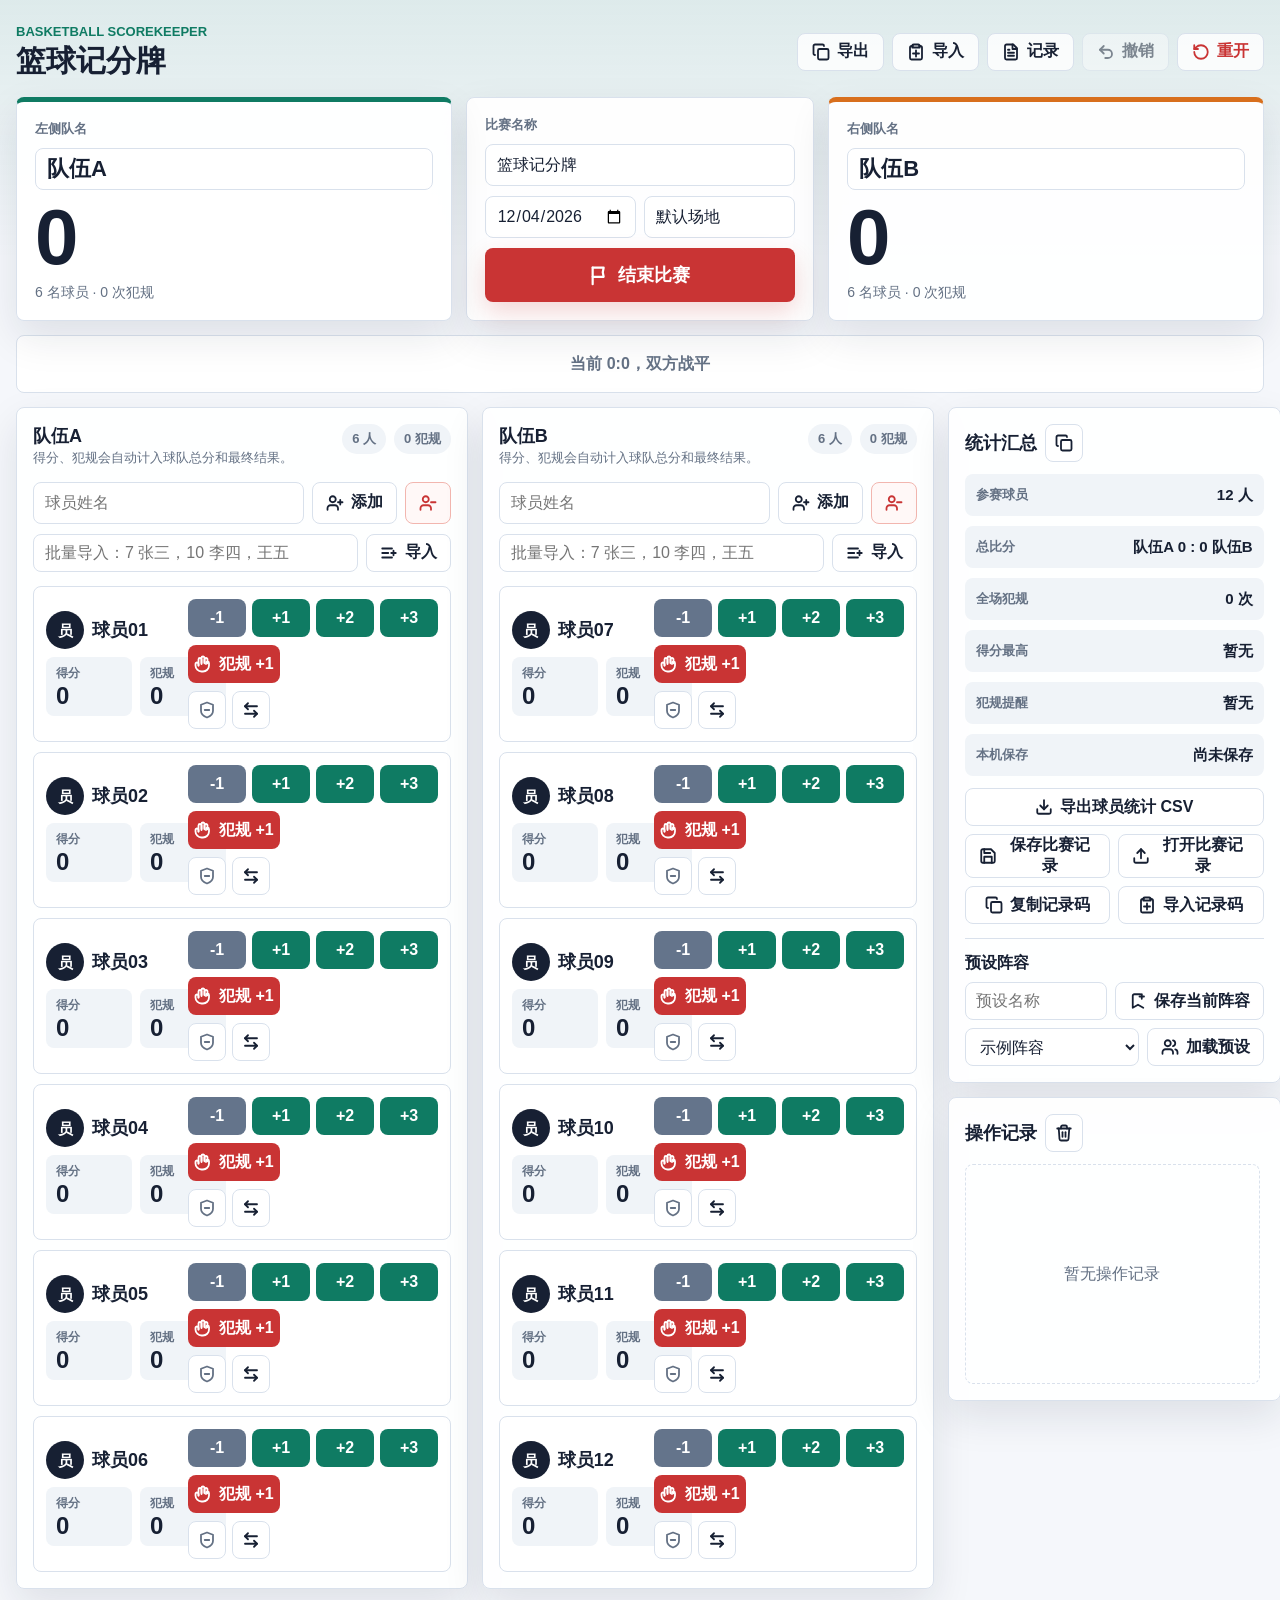
<file: index.html>
<!doctype html>
<html lang="zh-CN">
  <head>
    <meta charset="UTF-8" />
    <meta name="viewport" content="width=device-width, initial-scale=1.0" />
    <meta name="theme-color" content="#0f7b63" />
    <meta name="apple-mobile-web-app-capable" content="yes" />
    <meta name="apple-mobile-web-app-title" content="篮球记分牌" />
    <title>篮球记分牌</title>
    <link rel="manifest" href="./manifest.webmanifest?v=11" />
    <link rel="icon" href="./basketball-icon.svg?v=10" type="image/svg+xml" />
    <link rel="stylesheet" href="./styles.css?v=10" />
  </head>
  <body>
    <main class="app-shell">
      <header class="topbar">
        <div class="brand-lockup">
          <div class="brand-copy">
            <p class="eyebrow">Basketball Scorekeeper</p>
            <h1 class="brand-title" aria-label="篮球记分牌">
              <span class="brand-title-track" aria-hidden="true">
                <span>篮球记分牌</span>
                <span>篮球记分牌</span>
              </span>
            </h1>
          </div>
        </div>
        <div class="top-actions" aria-label="比赛操作">
          <button class="ghost-btn" id="saveBtn" type="button" title="导出记录码">
            <i data-lucide="copy" aria-hidden="true"></i>
            <span>导出</span>
          </button>
          <button class="ghost-btn" id="topRestoreBtn" type="button" title="导入记录码">
            <i data-lucide="clipboard-paste" aria-hidden="true"></i>
            <span>导入</span>
          </button>
          <button class="ghost-btn" id="logBtn" type="button" title="查看操作记录">
            <i data-lucide="file-text" aria-hidden="true"></i>
            <span>记录</span>
          </button>
          <button class="ghost-btn" id="undoBtn" type="button" title="撤销上一步">
            <i data-lucide="undo-2" aria-hidden="true"></i>
            <span>撤销</span>
          </button>
          <button class="ghost-btn danger" id="resetBtn" type="button" title="清空当前比赛">
            <i data-lucide="rotate-ccw" aria-hidden="true"></i>
            <span>重开</span>
          </button>
        </div>
      </header>

      <section class="score-band" aria-label="当前比分">
        <article class="team-score home">
          <label for="homeName">左侧队名</label>
          <input id="homeName" class="team-name-input" type="text" />
          <strong id="homeScore">0</strong>
          <span id="homeMeta">0 名球员 · 0 次犯规</span>
        </article>

        <div class="game-center">
          <label for="gameTitle">比赛名称</label>
          <input id="gameTitle" type="text" />
          <div class="game-fields">
            <input id="gameDate" type="date" aria-label="比赛日期" />
            <input id="gameVenue" type="text" placeholder="默认场地" aria-label="比赛场地" />
          </div>
          <div class="status-row">
            <button class="primary-btn" id="finishBtn" type="button">
              <i data-lucide="flag" aria-hidden="true"></i>
              <span>结束比赛</span>
            </button>
          </div>
          <div class="team-tabs" id="teamTabs" role="tablist" aria-label="切换记分队伍">
            <button class="team-tab home-tab is-active" type="button" role="tab" aria-selected="true" aria-controls="homePanel" data-team-tab="home">
              <span class="team-tab-icon" aria-hidden="true">A</span>
              <span class="team-tab-name">队伍A</span>
              <strong class="team-tab-score">0</strong>
            </button>
            <button class="team-tab away-tab" type="button" role="tab" aria-selected="false" aria-controls="awayPanel" data-team-tab="away">
              <span class="team-tab-icon" aria-hidden="true">B</span>
              <span class="team-tab-name">队伍B</span>
              <strong class="team-tab-score">0</strong>
            </button>
          </div>
        </div>

        <article class="team-score away">
          <label for="awayName">右侧队名</label>
          <input id="awayName" class="team-name-input" type="text" />
          <strong id="awayScore">0</strong>
          <span id="awayMeta">0 名球员 · 0 次犯规</span>
        </article>
      </section>

      <section class="result-strip" id="resultStrip" aria-live="polite"></section>

      <section class="workspace-grid" aria-label="记分操作区">
        <div class="team-panel" id="homePanel"></div>
        <div class="team-panel" id="awayPanel"></div>
        <aside class="side-panel" aria-label="比赛记录和结果">
          <section class="summary-panel">
            <div class="section-heading">
              <h2>统计汇总</h2>
              <button class="icon-btn" id="copySummaryBtn" type="button" title="复制比赛结果">
                <i data-lucide="copy" aria-hidden="true"></i>
              </button>
            </div>
            <div id="summaryList" class="summary-list"></div>
            <button class="secondary-btn full" id="exportCsvBtn" type="button">
              <i data-lucide="download" aria-hidden="true"></i>
              <span>导出球员统计 CSV</span>
            </button>
            <div class="backup-actions">
              <button class="secondary-btn" id="backupBtn" type="button">
                <i data-lucide="save" aria-hidden="true"></i>
                <span>保存比赛记录</span>
              </button>
              <button class="secondary-btn" id="restoreBtn" type="button">
                <i data-lucide="upload" aria-hidden="true"></i>
                <span>打开比赛记录</span>
              </button>
              <input id="restoreInput" type="file" accept="application/json,.json" hidden />
            </div>
            <div class="backup-actions">
              <button class="secondary-btn" id="copyRecordCodeBtn" type="button">
                <i data-lucide="copy" aria-hidden="true"></i>
                <span>复制记录码</span>
              </button>
              <button class="secondary-btn" id="importRecordCodeBtn" type="button">
                <i data-lucide="clipboard-paste" aria-hidden="true"></i>
                <span>导入记录码</span>
              </button>
            </div>
            <div class="preset-box">
              <div class="section-heading compact">
                <h2>预设阵容</h2>
              </div>
              <div class="preset-actions">
                <input id="presetNameInput" type="text" placeholder="预设名称" aria-label="预设名称" />
                <button class="secondary-btn" id="savePresetBtn" type="button">
                  <i data-lucide="bookmark-plus" aria-hidden="true"></i>
                  <span>保存当前阵容</span>
                </button>
              </div>
              <div class="preset-actions">
                <select id="presetSelect" aria-label="选择预设阵容"></select>
                <button class="secondary-btn" id="loadPresetBtn" type="button">
                  <i data-lucide="users" aria-hidden="true"></i>
                  <span>加载预设</span>
                </button>
              </div>
            </div>
          </section>

          <section class="log-panel">
            <div class="section-heading">
              <h2>操作记录</h2>
              <button class="icon-btn" id="clearLogBtn" type="button" title="清空操作记录">
                <i data-lucide="trash-2" aria-hidden="true"></i>
              </button>
            </div>
            <div id="gameLog" class="game-log" aria-live="polite"></div>
          </section>
        </aside>
      </section>
    </main>

    <div class="toast" id="toast" role="status" aria-live="polite"></div>

    <script src="./player-config.js?v=2"></script>
    <script src="./app.js?v=13"></script>
  </body>
</html>
</file>
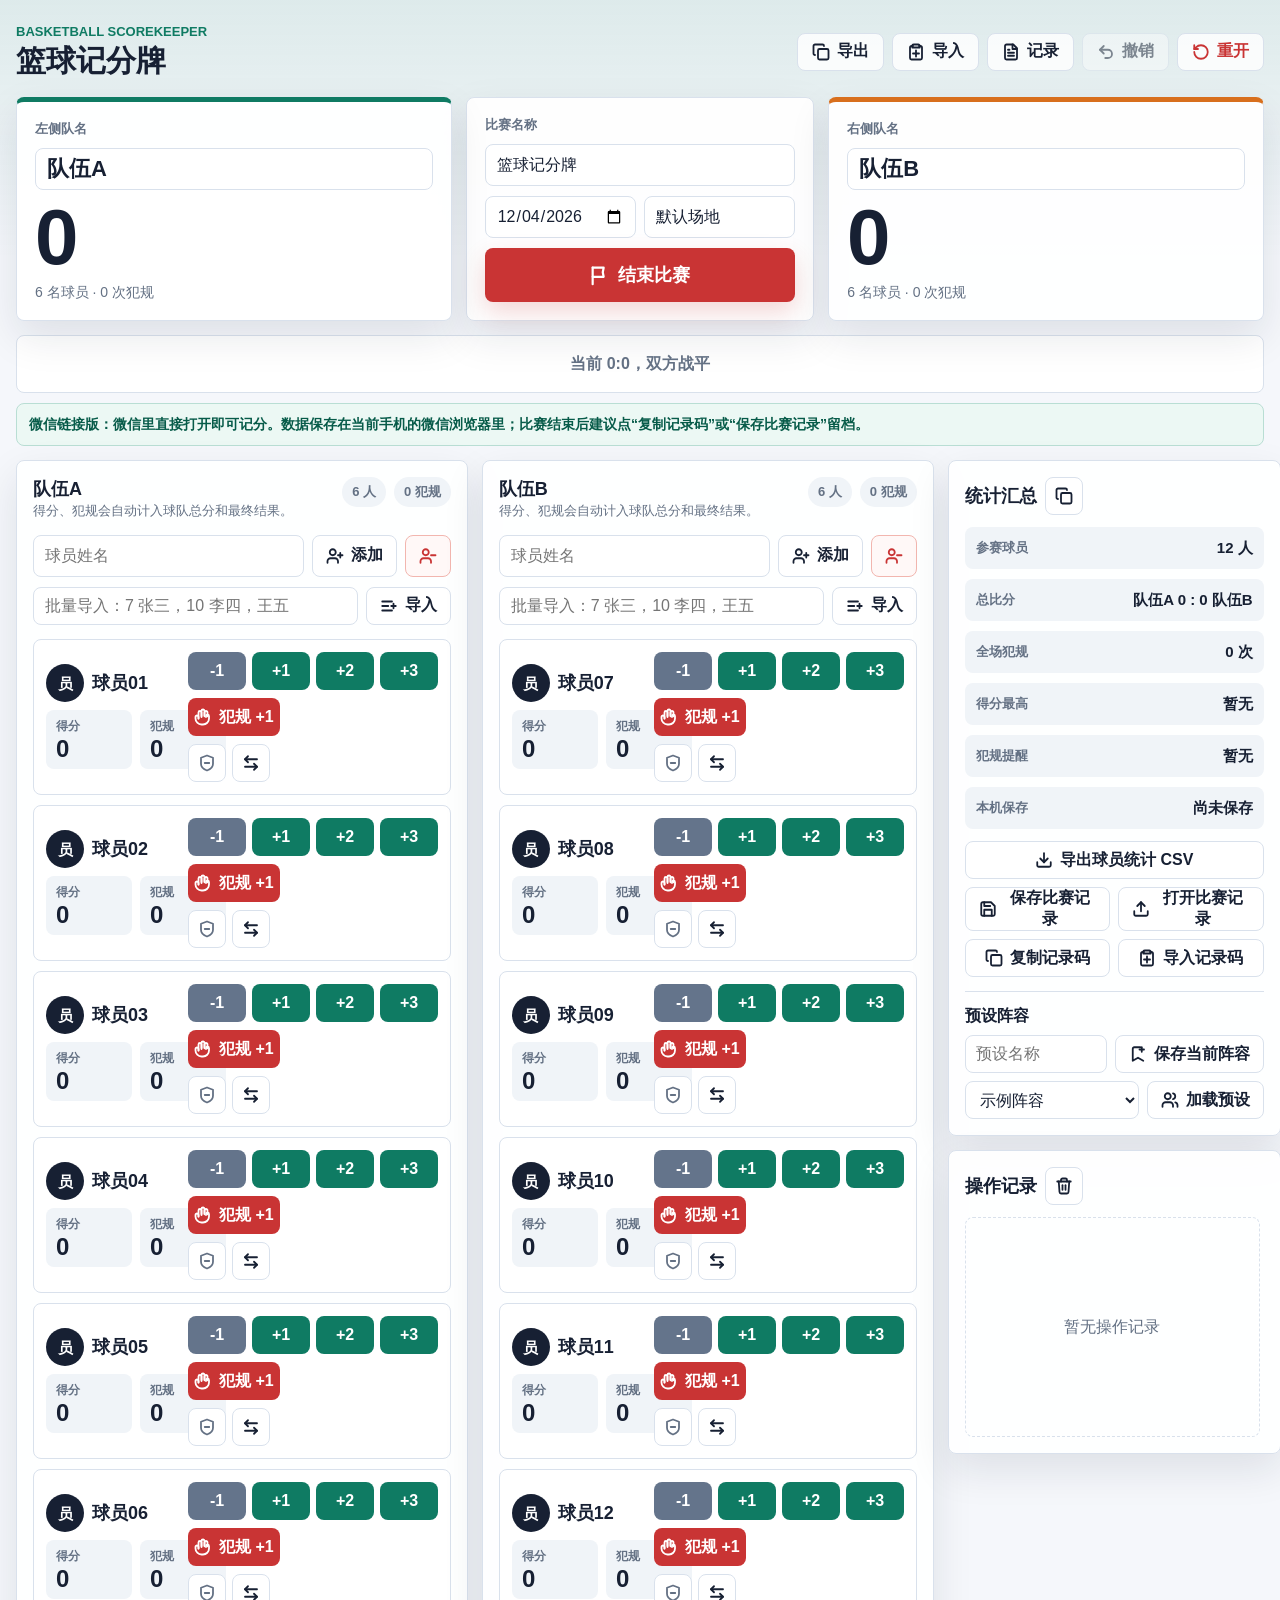
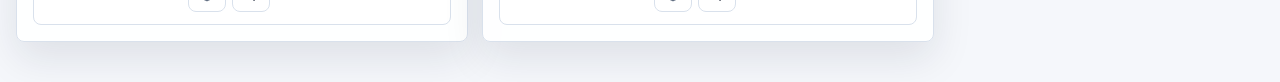
<file: wechat-h5/index.html>
﻿<!doctype html>
<html lang="zh-CN">
  <head>
    <meta charset="UTF-8" />
    <meta name="viewport" content="width=device-width, initial-scale=1.0" />
    <meta name="theme-color" content="#0f7b63" />
    <meta name="apple-mobile-web-app-capable" content="yes" />
    <meta name="apple-mobile-web-app-title" content="篮球记分牌" />
    <title>篮球记分牌</title>
    <link rel="icon" href="[data-uri]" type="image/svg+xml" />
    <style>
:root {
  --bg: #f5f7fb;
  --surface: #ffffff;
  --surface-strong: #f0f4f8;
  --text: #172033;
  --muted: #647184;
  --line: #d9e1ec;
  --green: #0f7b63;
  --green-dark: #075b49;
  --orange: #d86f1d;
  --red: #c93434;
  --blue: #246bfd;
  --team-home-accent: #008c8c;
  --team-home-soft: #e6fbf7;
  --team-home-soft-strong: #c9f5ed;
  --team-away-accent: #8b3dff;
  --team-away-soft: #f4edff;
  --team-away-soft-strong: #e7d9ff;
  --shadow: 0 16px 40px rgba(23, 32, 51, 0.1);
  --radius: 8px;
}

* {
  box-sizing: border-box;
}

body {
  position: relative;
  isolation: isolate;
  margin: 0;
  min-height: 100vh;
  color: var(--text);
  background:
    linear-gradient(180deg, rgba(15, 123, 99, 0.1), transparent 260px),
    var(--bg);
  font-family:
    "Microsoft YaHei",
    "PingFang SC",
    "Segoe UI",
    Arial,
    sans-serif;
}

button,
input,
select,
textarea {
  font: inherit;
}

button {
  border: 0;
  cursor: pointer;
}

button:disabled {
  cursor: not-allowed;
  opacity: 0.5;
}

.app-shell {
  position: relative;
  z-index: 1;
  width: min(1500px, calc(100% - 32px));
  margin: 0 auto;
  padding: 24px 0 40px;
}

.topbar {
  display: flex;
  align-items: center;
  justify-content: space-between;
  gap: 16px;
  margin-bottom: 18px;
}

.brand-lockup {
  flex: 1 1 auto;
  min-width: 0;
  display: flex;
  align-items: center;
  gap: 12px;
  overflow: hidden;
}

.brand-copy {
  flex: 1 1 auto;
  min-width: 0;
  overflow: hidden;
}

.brand-title {
  max-width: min(470px, 44vw);
  overflow: hidden;
  white-space: nowrap;
}

.brand-title-track {
  --title-scroll-gap: 28px;
  --title-scroll-half-gap: 14px;
  display: inline-flex;
  align-items: center;
  gap: var(--title-scroll-gap);
  min-width: max-content;
  will-change: transform;
}

.brand-title-track span {
  flex: 0 0 auto;
}

.brand-title-track span + span {
  display: none;
}

.eyebrow {
  margin: 0 0 4px;
  color: var(--green);
  font-size: 13px;
  font-weight: 800;
  letter-spacing: 0;
  text-transform: uppercase;
}

h1,
h2,
h3,
p {
  margin: 0;
}

h1 {
  font-size: 30px;
  line-height: 1.2;
}

@keyframes brandTitleScroll {
  0%,
  18% {
    transform: translateX(0);
  }
  88%,
  100% {
    transform: translateX(calc(-50% - var(--title-scroll-half-gap)));
  }
}

h2 {
  font-size: 18px;
}

h3 {
  font-size: 17px;
}

.top-actions,
.status-row,
.form-row,
.game-fields,
.button-row,
.section-heading,
.player-actions,
.score-actions,
.stat-chips,
.backup-actions,
.preset-actions {
  display: flex;
  align-items: center;
  gap: 8px;
}

.ghost-btn,
.primary-btn,
.secondary-btn,
.icon-btn,
.mini-btn,
.score-btn,
.foul-btn {
  display: inline-flex;
  align-items: center;
  justify-content: center;
  gap: 7px;
  min-height: 38px;
  border-radius: var(--radius);
  font-weight: 800;
  transition:
    transform 120ms ease,
    background 120ms ease,
    border-color 120ms ease;
}

.ghost-btn {
  padding: 0 14px;
  color: var(--text);
  background: rgba(255, 255, 255, 0.82);
  border: 1px solid var(--line);
}

.ghost-btn:hover,
.secondary-btn:hover,
.icon-btn:hover,
.mini-btn:hover {
  background: var(--surface-strong);
}

.danger {
  color: var(--red);
}

.primary-btn {
  padding: 0 16px;
  color: #fff;
  background: var(--green);
}

#finishBtn {
  width: 100%;
  min-height: 54px;
  padding: 0 22px;
  font-size: 18px;
  letter-spacing: 0;
  background: var(--red);
  box-shadow: 0 10px 24px rgba(201, 52, 52, 0.2);
}

#finishBtn svg {
  width: 22px;
  height: 22px;
}

#finishBtn:hover {
  background: #a82828;
}

.team-tabs {
  display: none;
  gap: 0;
  margin-top: 8px;
  background: #fff;
  border-bottom: 1px solid #e5edf7;
}

.team-tab {
  position: relative;
  overflow: hidden;
  flex: 1 1 0;
  min-width: 0;
  min-height: 64px;
  display: grid;
  grid-template-columns: auto minmax(0, 1fr) auto;
  align-items: center;
  gap: 10px;
  padding: 0 14px 12px;
  color: var(--muted);
  background: transparent;
  border: 0;
  border-radius: 0;
  font-size: 17px;
  font-weight: 900;
  transition:
    transform 120ms ease,
    color 120ms ease;
}

.team-tab::before {
  content: "";
  position: absolute;
  left: 18%;
  right: 18%;
  bottom: 0;
  height: 4px;
  border-radius: 999px;
  background: transparent;
  transform: scaleX(0);
  transition:
    transform 160ms ease,
    background 160ms ease;
}

.team-tab:active {
  transform: scale(0.98);
}

.team-tab-icon {
  width: 30px;
  height: 30px;
  display: inline-grid;
  place-items: center;
  color: #fff;
  font-size: 16px;
  font-weight: 1000;
  line-height: 1;
}

.home-tab .team-tab-icon {
  background: var(--team-home-accent);
  border-radius: 50%;
}

.away-tab .team-tab-icon {
  background: var(--team-away-accent);
  border-radius: 7px;
}

.team-tab-name {
  min-width: 0;
  overflow: hidden;
  text-overflow: ellipsis;
  white-space: nowrap;
  text-align: left;
}

.team-tab-score {
  color: currentColor;
  font-size: 28px;
  font-variant-numeric: tabular-nums;
}

.team-tab.home-tab.is-active,
.team-tab.home-tab[aria-selected="true"] {
  color: var(--team-home-accent);
  background: var(--team-home-soft);
  border-radius: 8px 8px 0 0;
}

.team-tab.away-tab.is-active,
.team-tab.away-tab[aria-selected="true"] {
  color: var(--team-away-accent);
  background: var(--team-away-soft);
  border-radius: 8px 8px 0 0;
}

.team-tab.home-tab.is-active::before,
.team-tab.home-tab[aria-selected="true"]::before {
  background: var(--team-home-accent);
  transform: scaleX(1);
}

.team-tab.away-tab.is-active::before,
.team-tab.away-tab[aria-selected="true"]::before {
  background: var(--team-away-accent);
  transform: scaleX(1);
}

.team-tab .team-tab-score.is-score-number-pop {
  animation: teamScorePop 780ms cubic-bezier(0.17, 0.95, 0.25, 1.35);
}

.team-tab .score-burst {
  position: absolute;
  right: 10px;
  top: 0;
  z-index: 2;
  color: var(--red);
  padding: 0;
  font-size: 36px;
  font-weight: 1000;
  line-height: 1;
  text-shadow:
    0 2px 0 #fff,
    0 0 18px rgba(201, 52, 52, 0.35);
  pointer-events: none;
  animation: scoreBurstFly 780ms cubic-bezier(0.17, 0.95, 0.25, 1) forwards;
}

.primary-btn:hover {
  background: var(--green-dark);
}

.secondary-btn {
  padding: 0 13px;
  color: var(--text);
  background: #fff;
  border: 1px solid var(--line);
}

.secondary-btn.danger {
  color: var(--red);
  border-color: #f2b6af;
  background: #fff8f7;
}

.remove-player-btn span {
  display: none;
}

.remove-player-btn.is-active {
  color: #fff;
  border-color: var(--red);
  background: var(--red);
}

.secondary-btn.full {
  width: 100%;
  margin-top: 12px;
}

.backup-actions {
  margin-top: 8px;
}

.backup-actions .secondary-btn {
  flex: 1 1 0;
  min-width: 0;
}

.preset-box {
  display: grid;
  gap: 8px;
  margin-top: 14px;
  padding-top: 14px;
  border-top: 1px solid var(--line);
}

.section-heading.compact h2 {
  font-size: 16px;
}

.preset-actions input,
.preset-actions select {
  flex: 1 1 auto;
  min-width: 0;
  min-height: 38px;
  color: var(--text);
  background: #fff;
  border: 1px solid var(--line);
  border-radius: var(--radius);
  padding: 0 10px;
  outline: none;
}

.preset-actions input:focus,
.preset-actions select:focus {
  border-color: var(--green);
  box-shadow: 0 0 0 3px rgba(15, 123, 99, 0.14);
}

.preset-actions .secondary-btn {
  flex: 0 0 auto;
}

.icon-btn,
.mini-btn {
  position: relative;
  overflow: hidden;
  width: 38px;
  padding: 0;
  color: var(--text);
  background: #fff;
  border: 1px solid var(--line);
}

.mini-btn.minus {
  color: var(--muted);
}

.score-band {
  display: grid;
  grid-template-columns: minmax(230px, 1fr) minmax(300px, 0.8fr) minmax(230px, 1fr);
  gap: 14px;
  margin-bottom: 14px;
}

.team-score,
.game-center,
.team-panel,
.summary-panel,
.log-panel {
  background: rgba(255, 255, 255, 0.95);
  border: 1px solid var(--line);
  border-radius: var(--radius);
  box-shadow: var(--shadow);
}

.team-score {
  position: relative;
  overflow: hidden;
  min-height: 214px;
  display: grid;
  align-content: center;
  gap: 10px;
  padding: 18px;
  transition:
    transform 160ms ease,
    box-shadow 160ms ease,
    border-color 160ms ease;
}

.team-score label,
.game-center label,
.form-row label {
  color: var(--muted);
  font-size: 13px;
  font-weight: 700;
}

.team-score strong {
  display: block;
  position: relative;
  z-index: 1;
  font-size: 78px;
  line-height: 0.95;
  font-variant-numeric: tabular-nums;
  transform-origin: left center;
  will-change: transform, text-shadow;
}

.team-score span {
  color: var(--muted);
  font-size: 14px;
}

.team-score.is-score-celebrate {
  transform: translateY(-2px) scale(1.018);
}

.team-score.is-score-plus {
  border-color: rgba(15, 123, 99, 0.72);
  box-shadow:
    0 0 0 4px rgba(15, 123, 99, 0.16),
    0 18px 46px rgba(15, 123, 99, 0.25);
}

.team-score.is-score-minus {
  border-color: rgba(100, 116, 139, 0.72);
  box-shadow:
    0 0 0 4px rgba(100, 116, 139, 0.18),
    0 18px 46px rgba(100, 116, 139, 0.22);
}

.team-score strong.is-score-number-pop {
  animation: teamScorePop 780ms cubic-bezier(0.17, 0.95, 0.25, 1.35);
}

.team-score .score-burst {
  position: absolute;
  right: 18px;
  top: 46%;
  z-index: 2;
  color: var(--red);
  padding: 0;
  font-size: 46px;
  font-weight: 1000;
  line-height: 1;
  text-shadow:
    0 2px 0 #fff,
    0 0 18px rgba(201, 52, 52, 0.35);
  pointer-events: none;
  animation: scoreBurstFly 780ms cubic-bezier(0.17, 0.95, 0.25, 1) forwards;
}

.team-score .score-burst.is-minus {
  color: var(--red);
}

@keyframes teamScorePop {
  0% {
    transform: scale(1);
    text-shadow: none;
  }
  24% {
    transform: scale(1.26) rotate(-2deg);
    text-shadow: 0 0 22px rgba(15, 123, 99, 0.38);
  }
  48% {
    transform: scale(0.92) rotate(1deg);
  }
  72% {
    transform: scale(1.08);
    text-shadow: 0 0 14px rgba(15, 123, 99, 0.22);
  }
  100% {
    transform: scale(1);
    text-shadow: none;
  }
}

@keyframes scoreBurstFly {
  0% {
    opacity: 0;
    transform: translateY(16px) scale(0.45) rotate(-10deg);
  }
  20% {
    opacity: 1;
    transform: translateY(-8px) scale(1.24) rotate(4deg);
  }
  72% {
    opacity: 1;
    transform: translateY(-34px) scale(1) rotate(0deg);
  }
  100% {
    opacity: 0;
    transform: translateY(-58px) scale(0.78);
  }
}

.team-name-input,
.game-center input,
.player-form input,
.bulk-input {
  width: 100%;
  min-height: 42px;
  color: var(--text);
  background: #fff;
  border: 1px solid var(--line);
  border-radius: var(--radius);
  padding: 0 11px;
  outline: none;
}

.team-name-input {
  font-size: 22px;
  font-weight: 900;
}

.team-name-input:focus,
.game-center input:focus,
.player-form input:focus,
.bulk-input:focus {
  border-color: var(--green);
  box-shadow: 0 0 0 3px rgba(15, 123, 99, 0.14);
}

.home {
  border-top: 5px solid var(--green);
}

.away {
  border-top: 5px solid var(--orange);
}

.game-center {
  display: grid;
  align-content: center;
  gap: 10px;
  min-height: 214px;
  padding: 18px;
}

.game-fields {
  align-items: stretch;
}

.game-fields input {
  min-width: 0;
}

.result-strip {
  min-height: 58px;
  display: flex;
  align-items: center;
  justify-content: center;
  margin-bottom: 14px;
  color: var(--green-dark);
  background: #ecf8f4;
  border: 1px solid #b9ded4;
  border-radius: var(--radius);
  font-weight: 900;
}

.result-strip.is-live {
  color: var(--muted);
  background: #fff;
  border-color: var(--line);
}

.workspace-grid {
  display: grid;
  grid-template-columns: minmax(340px, 1fr) minmax(340px, 1fr) minmax(300px, 0.7fr);
  gap: 14px;
  align-items: start;
}

.team-panel,
.summary-panel,
.log-panel {
  padding: 16px;
}

.team-panel {
  min-height: 520px;
  padding: 16px;
}

.team-header {
  display: flex;
  align-items: flex-start;
  justify-content: space-between;
  gap: 12px;
  margin-bottom: 14px;
}

.team-header p {
  color: var(--muted);
  font-size: 13px;
  line-height: 1.5;
}

.stat-chips {
  flex-wrap: wrap;
  justify-content: flex-end;
}

.chip {
  display: inline-flex;
  align-items: center;
  min-height: 30px;
  padding: 0 10px;
  color: var(--muted);
  background: var(--surface-strong);
  border-radius: 999px;
  font-size: 13px;
  font-weight: 800;
}

.player-form {
  display: grid;
  grid-template-columns: minmax(140px, 1fr) auto auto;
  gap: 8px;
  margin-bottom: 10px;
}

.bulk-row {
  display: grid;
  grid-template-columns: 1fr auto;
  gap: 8px;
  margin-bottom: 14px;
}

.bulk-input {
  min-height: 38px;
}

.player-list {
  display: grid;
  gap: 10px;
}

.empty-state {
  display: grid;
  place-items: center;
  min-height: 220px;
  color: var(--muted);
  text-align: center;
  border: 1px dashed var(--line);
  border-radius: var(--radius);
  padding: 20px;
}

.player-card {
  display: grid;
  grid-template-columns: minmax(130px, 1fr) auto;
  gap: 12px;
  align-items: center;
  min-height: 116px;
  padding: 12px;
  background: #fff;
  border: 1px solid var(--line);
  border-radius: var(--radius);
}

.player-main {
  min-width: 0;
}

.player-name {
  display: flex;
  align-items: center;
  gap: 8px;
  min-width: 0;
  margin-bottom: 8px;
}

.player-select-control {
  display: none;
  align-items: center;
  justify-content: center;
  flex: 0 0 auto;
}

.player-select-control input {
  width: 22px;
  height: 22px;
  margin: 0;
  accent-color: var(--red);
}

.team-panel.is-selecting .player-select-control {
  display: inline-flex;
}

.team-panel.is-selecting .player-card {
  border-color: #f2b6af;
}

.team-panel.is-selecting .player-card.is-selected {
  background: #fff1f0;
}

.team-panel.is-selecting .player-form input,
.team-panel.is-selecting .player-form [data-action="addPlayer"],
.team-panel.is-selecting .bulk-row {
  opacity: 0.45;
  pointer-events: none;
}

.player-avatar {
  flex: 0 0 auto;
  width: 38px;
  height: 38px;
  display: inline-grid;
  place-items: center;
  color: #fff;
  background: var(--text);
  border-radius: 50%;
  font-weight: 900;
  text-align: center;
  overflow: hidden;
}

.player-avatar img {
  width: 100%;
  height: 100%;
  object-fit: cover;
  display: block;
}

.player-avatar span {
  font-size: 15px;
  line-height: 1;
}

.name-text {
  overflow-wrap: anywhere;
  font-size: 18px;
  font-weight: 900;
}

.player-stats {
  display: grid;
  grid-template-columns: repeat(2, minmax(86px, 1fr));
  gap: 8px;
}

.stat-box {
  min-height: 56px;
  display: grid;
  align-content: center;
  gap: 2px;
  padding: 8px 10px;
  background: var(--surface-strong);
  border-radius: var(--radius);
  transition:
    background 160ms ease,
    box-shadow 160ms ease;
}

.stat-box span {
  color: var(--muted);
  font-size: 12px;
  font-weight: 800;
}

.stat-box strong {
  font-size: 24px;
  line-height: 1;
  font-variant-numeric: tabular-nums;
  transform-origin: center;
  will-change: transform;
}

.stat-box.is-personal-score-plus {
  background: #e7f7f2;
  box-shadow: inset 0 0 0 2px rgba(15, 123, 99, 0.18);
}

.stat-box.is-personal-score-minus {
  background: #eef2f7;
  box-shadow: inset 0 0 0 2px rgba(100, 116, 139, 0.2);
}

.stat-box strong.is-personal-score-pop {
  animation: personalScorePop 420ms ease-out;
}

@keyframes personalScorePop {
  0% {
    transform: scale(1);
  }
  38% {
    transform: scale(1.18);
  }
  68% {
    transform: scale(0.96);
  }
  100% {
    transform: scale(1);
  }
}

.player-actions {
  flex-direction: column;
  align-items: stretch;
}

.score-actions {
  display: grid;
  grid-template-columns: repeat(4, 58px);
  gap: 6px;
}

.score-btn,
.foul-btn {
  min-width: 54px;
  color: #fff;
  position: relative;
  overflow: hidden;
  transform: translateZ(0);
  will-change: transform, filter;
}

.score-btn {
  background: var(--green);
}

.minus-score-btn {
  background: #64748b;
}

.score-btn:hover {
  background: var(--green-dark);
}

.minus-score-btn:hover {
  background: #475569;
}

.foul-btn {
  background: var(--red);
}

.foul-btn:hover {
  background: #a82828;
}

.score-btn:active,
.foul-btn:active,
.mini-btn:active,
.icon-btn:active,
.primary-btn:active,
.secondary-btn:active,
.ghost-btn:active {
  transform: scale(0.96);
}

.score-btn.is-click-feedback,
.foul-btn.is-click-feedback,
.mini-btn.is-click-feedback {
  animation: actionButtonTap 420ms ease-out;
}

.score-btn.is-click-feedback::after,
.foul-btn.is-click-feedback::after,
.mini-btn.is-click-feedback::after {
  content: "";
  position: absolute;
  inset: -20%;
  background: radial-gradient(circle, rgba(255, 255, 255, 0.55), transparent 58%);
  animation: actionButtonFlash 420ms ease-out;
  pointer-events: none;
}

.player-card.is-action-feedback {
  animation: actionRowPulse 420ms ease-out;
}

.player-card.is-score-feedback {
  box-shadow:
    0 0 0 2px rgba(15, 123, 99, 0.24),
    0 10px 22px rgba(15, 123, 99, 0.12);
}

.player-card.is-foul-feedback {
  box-shadow:
    0 0 0 2px rgba(201, 52, 52, 0.3),
    0 10px 22px rgba(201, 52, 52, 0.14);
}

.player-card.is-denied-feedback,
.score-btn.is-denied-feedback,
.foul-btn.is-denied-feedback,
.mini-btn.is-denied-feedback {
  animation: deniedShake 420ms ease-out;
}

.player-card.is-denied-feedback {
  box-shadow:
    0 0 0 2px rgba(201, 52, 52, 0.34),
    0 10px 22px rgba(201, 52, 52, 0.12);
}

.score-btn.is-denied-feedback,
.foul-btn.is-denied-feedback,
.mini-btn.is-denied-feedback {
  filter: saturate(1.2) brightness(0.92);
}

@keyframes actionButtonTap {
  0% {
    transform: scale(1);
    filter: brightness(1);
  }
  34% {
    transform: scale(0.9);
    filter: brightness(1.24);
  }
  72% {
    transform: scale(1.04);
    filter: brightness(1.1);
  }
  100% {
    transform: scale(1);
    filter: brightness(1);
  }
}

@keyframes actionButtonFlash {
  0% {
    opacity: 0.9;
    transform: scale(0.35);
  }
  100% {
    opacity: 0;
    transform: scale(1.4);
  }
}

@keyframes actionRowPulse {
  0% {
    transform: translateY(0);
  }
  42% {
    transform: translateY(-1px);
  }
  100% {
    transform: translateY(0);
  }
}

@keyframes deniedShake {
  0%,
  100% {
    transform: translateX(0);
  }
  22% {
    transform: translateX(-3px);
  }
  44% {
    transform: translateX(3px);
  }
  66% {
    transform: translateX(-2px);
  }
  82% {
    transform: translateX(2px);
  }
}

.correct-row {
  display: grid;
  grid-template-columns: repeat(4, 38px);
  gap: 6px;
}

.fouled-out {
  border-color: #efb0a8;
  background: #fff7f6;
}

.fouled-out .name-text {
  color: var(--red);
  font-weight: 1000;
}

.side-panel {
  display: grid;
  gap: 14px;
}

.summary-list {
  display: grid;
  gap: 10px;
  margin-top: 12px;
}

.summary-item {
  display: flex;
  align-items: center;
  justify-content: space-between;
  gap: 10px;
  min-height: 42px;
  padding: 9px 11px;
  background: var(--surface-strong);
  border-radius: var(--radius);
}

.summary-item span {
  color: var(--muted);
  font-size: 13px;
  font-weight: 800;
}

.summary-item strong {
  text-align: right;
  font-size: 15px;
}

.game-log {
  display: grid;
  align-content: start;
  gap: 8px;
  max-height: 470px;
  overflow: auto;
  margin-top: 12px;
  padding-right: 4px;
}

.log-entry {
  display: grid;
  gap: 3px;
  padding: 9px 10px;
  background: var(--surface-strong);
  border-left: 4px solid var(--green);
  border-radius: 6px;
}

.log-entry strong {
  font-size: 13px;
}

.log-entry span {
  color: var(--muted);
  font-size: 12px;
}

.toast {
  position: fixed;
  left: 50%;
  bottom: 22px;
  transform: translate(-50%, 16px);
  min-width: 220px;
  max-width: calc(100% - 32px);
  padding: 12px 16px;
  color: #fff;
  background: rgba(23, 32, 51, 0.94);
  border-radius: var(--radius);
  text-align: center;
  opacity: 0;
  pointer-events: none;
  transition:
    opacity 160ms ease,
    transform 160ms ease;
  z-index: 10;
}

.toast.show {
  opacity: 1;
  transform: translate(-50%, 0);
}

svg[data-icon] {
  width: 18px;
  height: 18px;
  stroke-width: 2.4;
  flex: 0 0 auto;
}

.record-dialog-backdrop {
  position: fixed;
  inset: 0;
  display: grid;
  place-items: center;
  padding: 16px;
  background: rgba(15, 23, 42, 0.55);
  z-index: 30;
}

.record-dialog {
  width: min(100%, 560px);
  display: grid;
  gap: 12px;
  padding: 16px;
  background: #fff;
  border-radius: 10px;
  box-shadow: var(--shadow);
}

.record-dialog-head {
  display: flex;
  align-items: center;
  justify-content: space-between;
  gap: 12px;
}

.record-dialog p {
  color: var(--muted);
  font-size: 13px;
  line-height: 1.5;
}

.record-code-area {
  width: 100%;
  min-height: 180px;
  padding: 10px;
  resize: vertical;
  border: 1px solid var(--line);
  border-radius: 8px;
  font-family: ui-monospace, SFMono-Regular, Consolas, "Liberation Mono", monospace;
  font-size: 12px;
  line-height: 1.45;
}

.record-code-area.operation-log-area {
  min-height: 320px;
  font-family: "Microsoft YaHei", "PingFang SC", "Segoe UI", Arial, sans-serif;
  font-size: 13px;
}

.record-dialog-actions {
  display: grid;
  grid-template-columns: 1fr 1fr;
  gap: 8px;
}

.mobile-table-head {
  display: none;
}

@media (max-width: 1180px) {
  .score-band {
    grid-template-columns: 1fr 1fr;
  }

  .workspace-grid {
    grid-template-columns: 1fr;
  }

  .game-center,
  .team-panel,
  .side-panel {
    grid-column: 1 / -1;
  }

  .side-panel {
    grid-template-columns: 1fr 1fr;
  }
}

@media (max-width: 760px) {
  html,
  body {
    height: 100%;
    overflow: hidden;
  }

  body {
    background: #f5f7fb;
  }

  body::before {
    background-position:
      calc(100% + 70px) 46px,
      -120px calc(100% - 12px);
    background-size:
      230px auto,
      320px auto;
    opacity: 0.045;
  }

  .app-shell {
    width: 100%;
    height: 100svh;
    display: flex;
    flex-direction: column;
    gap: 6px;
    padding: 6px;
    overflow: hidden;
  }

  .topbar {
    flex: 0 0 auto;
    display: flex;
    align-items: center;
    justify-content: space-between;
    gap: 6px;
    margin-bottom: 0;
  }

  .brand-lockup {
    flex: 1 1 auto;
    min-width: 0;
    gap: 5px;
  }

  .brand-copy {
    flex: 0 1 auto;
    min-width: 0;
  }

  .eyebrow {
    display: none;
  }

  .brand-title {
    width: clamp(66px, calc(100vw - 286px), 132px);
    max-width: none;
    overflow: hidden;
    font-size: 13px;
    line-height: 1.1;
    white-space: nowrap;
  }

  .brand-title-track {
    --title-scroll-gap: 18px;
    --title-scroll-half-gap: 9px;
    animation: brandTitleScroll 7s linear infinite;
  }

  .brand-title-track span + span {
    display: inline;
  }

  .top-actions {
    flex: 0 0 auto;
    gap: 2px;
    justify-content: flex-end;
  }

  .top-actions .ghost-btn {
    width: 34px;
    min-height: 34px;
    padding: 0;
  }

  .top-actions #undoBtn {
    width: 48px;
    min-height: 42px;
  }

  .top-actions #topRestoreBtn {
    width: 42px;
    min-height: 42px;
  }

  .top-actions .ghost-btn span {
    display: none;
  }

  .top-actions #topRestoreBtn span {
    display: none;
  }

  .top-actions #topRestoreBtn svg {
    width: 18px;
    height: 18px;
  }

  .record-dialog {
    max-height: calc(100svh - 24px);
  }

  .record-code-area.operation-log-area {
    min-height: min(46svh, 360px);
    resize: none;
  }

  .score-band {
    flex: 0 0 auto;
    display: block;
    gap: 6px;
    margin-bottom: 0;
  }

  .team-score {
    overflow: visible;
    min-height: 72px;
    gap: 2px;
    padding: 8px;
    border-radius: 8px;
    box-shadow: none;
  }

  .team-score label {
    display: none;
  }

  .team-name-input {
    min-height: 26px;
    padding: 0;
    border: 0;
    background: transparent;
    font-size: 14px;
    text-align: center;
  }

  .team-score strong {
    font-size: 40px;
    line-height: 1;
  }

  .team-score .score-burst {
    right: 8px;
    top: 30px;
    padding: 0;
    font-size: 34px;
  }

  .team-score span {
    font-size: 11px;
  }

  .game-center {
    grid-column: 1 / -1;
    order: 3;
    min-height: 36px;
    padding: 0;
    border: 0;
    background: transparent;
    box-shadow: none;
  }

  .game-center > label,
  #gameTitle,
  .game-fields {
    display: none;
  }

  .status-row {
    display: block;
  }

  #finishBtn {
    min-height: 44px;
    padding: 0 12px;
    border-radius: 7px;
    font-size: 16px;
  }

  #finishBtn svg {
    width: 19px;
    height: 19px;
  }

  .result-strip {
    flex: 0 0 auto;
    min-height: 28px;
    margin-bottom: 0;
    padding: 0 8px;
    border-radius: 8px;
    font-size: 12px;
    text-align: center;
  }

  .offline-note {
    display: none;
  }

  .workspace-grid {
    flex: 1 1 auto;
    min-height: 0;
    display: flex;
    flex-direction: column;
    gap: 6px;
    align-items: stretch;
    overflow: auto;
  }

  .side-panel {
    display: none;
  }

  .team-panel {
    flex: 0 0 auto;
    min-height: 0;
    padding: 0;
    border-radius: 8px;
    overflow: hidden;
    box-shadow: none;
  }

  .team-header {
    min-height: 44px;
    display: flex;
    align-items: center;
    justify-content: space-between;
    padding: 8px 10px;
    margin-bottom: 0;
    border-bottom: 1px solid var(--line);
    border-radius: 8px 8px 0 0;
    background: #fff;
  }

  .team-header h2 {
    font-size: 18px;
    line-height: 1.35;
  }

  .team-header p,
  .stat-chips {
    display: none;
  }

  .bulk-row {
    display: none;
  }

  .player-form {
    display: grid;
    grid-template-columns: minmax(0, 1fr) 40px 40px;
    gap: 4px;
    padding: 6px;
    margin-bottom: 0;
    border-bottom: 1px solid var(--line);
    background: #fff;
  }

  .player-form input {
    min-height: 32px;
    padding: 0 7px;
    border-radius: 6px;
    font-size: 13px;
  }

  .player-form button {
    min-height: 32px;
    padding: 0;
    border-radius: 6px;
  }

  .player-form button span {
    display: none;
  }

  .mobile-table-head {
    min-height: 30px;
    display: grid;
    grid-template-columns: minmax(56px, 1fr) 30px 30px minmax(218px, 1.85fr);
    align-items: center;
    padding: 0 6px;
    border-bottom: 1px solid var(--line);
    background: #f0f4f8;
    color: var(--muted);
    font-size: 12px;
    font-weight: 800;
    text-align: center;
  }

  .mobile-table-head span:first-child {
    padding-left: 4px;
    text-align: left;
  }

  .player-list {
    gap: 0;
  }

  .player-card {
    min-height: 52px;
    display: grid;
    grid-template-columns: minmax(56px, 1fr) 30px 30px minmax(218px, 1.85fr);
    align-items: center;
    gap: 0;
    padding: 0 6px;
    border: 0;
    border-bottom: 1px solid #e8edf3;
    border-radius: 0;
    background: #fff;
  }

  .player-card:nth-child(even) {
    background: #f6f9fc;
  }

  .team-panel.is-selecting .player-card:nth-child(even) {
    background: #fff;
  }

  .team-panel.is-selecting .player-card.is-selected,
  .team-panel.is-selecting .player-card.is-selected:nth-child(even) {
    background: #fff1f0;
  }

  .player-main,
  .player-stats {
    display: contents;
  }

  .player-name {
    grid-column: 1;
    min-width: 0;
    gap: 4px;
    margin-bottom: 0;
  }

  .player-select-control input {
    width: 24px;
    height: 24px;
  }

  .player-avatar {
    width: 30px;
    height: 30px;
    font-size: 12px;
  }

  .name-text {
    min-width: 0;
    overflow: hidden;
    text-overflow: ellipsis;
    white-space: nowrap;
    font-size: 13px;
    line-height: 1.2;
  }

  .stat-box {
    min-height: 52px;
    display: flex;
    align-items: center;
    justify-content: center;
    padding: 0;
    border-radius: 0;
    background: transparent;
  }

  .stat-box.is-personal-score-plus {
    background: rgba(15, 123, 99, 0.1);
  }

  .stat-box.is-personal-score-minus {
    background: rgba(100, 116, 139, 0.14);
  }

  .stat-box span {
    display: none;
  }

  .stat-box strong {
    font-size: 15px;
  }

  .player-actions {
    grid-column: 4;
    width: 100%;
    display: grid;
    grid-template-columns: repeat(5, minmax(38px, 1fr));
    gap: 4px;
  }

  .score-actions,
  .button-row {
    display: contents;
  }

  .correct-row {
    display: none;
  }

  .score-btn,
  .foul-btn {
    min-width: 0;
    min-height: 40px;
    width: 100%;
    padding: 0;
    border-radius: 7px;
    font-size: 14px;
  }

  .foul-btn i,
  .foul-btn svg {
    display: none;
  }

  .foul-btn span {
    font-size: 0;
  }

  .foul-btn span::before {
    content: "犯+1";
    font-size: 14px;
  }

  .empty-state {
    min-height: 80px;
    border: 0;
    border-bottom: 1px solid var(--line);
    border-radius: 0;
    background: #fff;
  }
}

@media (max-width: 380px) {
  .brand-title {
    width: clamp(46px, calc(100vw - 270px), 86px);
    font-size: 12px;
  }

  .top-actions .ghost-btn {
    width: 30px;
    min-height: 32px;
  }

  .top-actions #undoBtn {
    width: 40px;
    min-height: 38px;
  }

  .top-actions #topRestoreBtn {
    width: 36px;
    min-height: 38px;
  }
}

@media (max-width: 1180px) {
  .score-band {
    grid-template-columns: 1fr;
  }

  .score-band > .team-score {
    display: none;
  }

  .team-tabs {
    display: flex;
  }

  .team-panel:not(.is-active-team) {
    display: none;
  }

  .team-panel.home-team.is-active-team {
    border-color: rgba(0, 140, 140, 0.36);
    background: var(--team-home-soft);
  }

  .team-panel.away-team.is-active-team {
    border-color: rgba(139, 61, 255, 0.34);
    background: var(--team-away-soft);
  }

  .team-panel.home-team.is-active-team .team-header,
  .team-panel.home-team.is-active-team .player-form,
  .team-panel.home-team.is-active-team .mobile-table-head,
  .team-panel.home-team.is-active-team .player-card,
  .team-panel.home-team.is-active-team .player-card:nth-child(even),
  .team-panel.home-team.is-active-team .empty-state {
    background: var(--team-home-soft);
  }

  .team-panel.away-team.is-active-team .team-header,
  .team-panel.away-team.is-active-team .player-form,
  .team-panel.away-team.is-active-team .mobile-table-head,
  .team-panel.away-team.is-active-team .player-card,
  .team-panel.away-team.is-active-team .player-card:nth-child(even),
  .team-panel.away-team.is-active-team .empty-state {
    background: var(--team-away-soft);
  }
}

@media (max-width: 760px) {
  .team-tabs {
    margin-top: 8px;
  }

  .team-tab {
    min-height: 62px;
    padding: 0 8px 12px;
    font-size: 16px;
    gap: 8px;
  }

  .team-tab::before {
    left: 18%;
    right: 18%;
    height: 4px;
  }

  .team-tab-icon {
    width: 30px;
    height: 30px;
    font-size: 16px;
  }

  .team-tab-score {
    font-size: 26px;
  }
}


.offline-note {
  margin: -4px 0 14px;
  padding: 10px 12px;
  color: #075b49;
  background: #ecf8f4;
  border: 1px solid #b9ded4;
  border-radius: 8px;
  font-size: 14px;
  font-weight: 700;
  line-height: 1.5;
}
</style>
  </head>
  <body>
    <main class="app-shell">
      <header class="topbar">
        <div class="brand-lockup">
          <div class="brand-copy">
            <p class="eyebrow">Basketball Scorekeeper</p>
            <h1 class="brand-title" aria-label="篮球记分牌">
              <span class="brand-title-track" aria-hidden="true">
                <span>篮球记分牌</span>
                <span>篮球记分牌</span>
              </span>
            </h1>
          </div>
        </div>
        <div class="top-actions" aria-label="比赛操作">
          <button class="ghost-btn" id="saveBtn" type="button" title="导出记录码">
            <i data-lucide="copy" aria-hidden="true"></i>
            <span>导出</span>
          </button>
          <button class="ghost-btn" id="topRestoreBtn" type="button" title="导入记录码">
            <i data-lucide="clipboard-paste" aria-hidden="true"></i>
            <span>导入</span>
          </button>
          <button class="ghost-btn" id="logBtn" type="button" title="查看操作记录">
            <i data-lucide="file-text" aria-hidden="true"></i>
            <span>记录</span>
          </button>
          <button class="ghost-btn" id="undoBtn" type="button" title="撤销上一步">
            <i data-lucide="undo-2" aria-hidden="true"></i>
            <span>撤销</span>
          </button>
          <button class="ghost-btn danger" id="resetBtn" type="button" title="清空当前比赛">
            <i data-lucide="rotate-ccw" aria-hidden="true"></i>
            <span>重开</span>
          </button>
        </div>
      </header>

      <section class="score-band" aria-label="当前比分">
        <article class="team-score home">
          <label for="homeName">左侧队名</label>
          <input id="homeName" class="team-name-input" type="text" />
          <strong id="homeScore">0</strong>
          <span id="homeMeta">0 名球员 · 0 次犯规</span>
        </article>

        <div class="game-center">
          <label for="gameTitle">比赛名称</label>
          <input id="gameTitle" type="text" />
          <div class="game-fields">
            <input id="gameDate" type="date" aria-label="比赛日期" />
            <input id="gameVenue" type="text" placeholder="默认场地" aria-label="比赛场地" />
          </div>
          <div class="status-row">
            <button class="primary-btn" id="finishBtn" type="button">
              <i data-lucide="flag" aria-hidden="true"></i>
              <span>结束比赛</span>
            </button>
          </div>
          <div class="team-tabs" id="teamTabs" role="tablist" aria-label="切换记分队伍">
            <button class="team-tab home-tab is-active" type="button" role="tab" aria-selected="true" aria-controls="homePanel" data-team-tab="home">
              <span class="team-tab-icon" aria-hidden="true">A</span>
              <span class="team-tab-name">队伍A</span>
              <strong class="team-tab-score">0</strong>
            </button>
            <button class="team-tab away-tab" type="button" role="tab" aria-selected="false" aria-controls="awayPanel" data-team-tab="away">
              <span class="team-tab-icon" aria-hidden="true">B</span>
              <span class="team-tab-name">队伍B</span>
              <strong class="team-tab-score">0</strong>
            </button>
          </div>
        </div>

        <article class="team-score away">
          <label for="awayName">右侧队名</label>
          <input id="awayName" class="team-name-input" type="text" />
          <strong id="awayScore">0</strong>
          <span id="awayMeta">0 名球员 · 0 次犯规</span>
        </article>
      </section>

      <section class="result-strip" id="resultStrip" aria-live="polite"></section>

      <section class="offline-note" aria-label="wechat notice">
        &#24494;&#20449;&#38142;&#25509;&#29256;&#65306;&#24494;&#20449;&#37324;&#30452;&#25509;&#25171;&#24320;&#21363;&#21487;&#35760;&#20998;&#12290;&#25968;&#25454;&#20445;&#23384;&#22312;&#24403;&#21069;&#25163;&#26426;&#30340;&#24494;&#20449;&#27983;&#35272;&#22120;&#37324;&#65307;&#27604;&#36187;&#32467;&#26463;&#21518;&#24314;&#35758;&#28857;&#8220;&#22797;&#21046;&#35760;&#24405;&#30721;&#8221;&#25110;&#8220;&#20445;&#23384;&#27604;&#36187;&#35760;&#24405;&#8221;&#30041;&#26723;&#12290;
      </section>
<section class="workspace-grid" aria-label="记分操作区">
        <div class="team-panel" id="homePanel"></div>
        <div class="team-panel" id="awayPanel"></div>
        <aside class="side-panel" aria-label="比赛记录和结果">
          <section class="summary-panel">
            <div class="section-heading">
              <h2>统计汇总</h2>
              <button class="icon-btn" id="copySummaryBtn" type="button" title="复制比赛结果">
                <i data-lucide="copy" aria-hidden="true"></i>
              </button>
            </div>
            <div id="summaryList" class="summary-list"></div>
            <button class="secondary-btn full" id="exportCsvBtn" type="button">
              <i data-lucide="download" aria-hidden="true"></i>
              <span>导出球员统计 CSV</span>
            </button>
            <div class="backup-actions">
              <button class="secondary-btn" id="backupBtn" type="button">
                <i data-lucide="save" aria-hidden="true"></i>
                <span>保存比赛记录</span>
              </button>
              <button class="secondary-btn" id="restoreBtn" type="button">
                <i data-lucide="upload" aria-hidden="true"></i>
                <span>打开比赛记录</span>
              </button>
              <input id="restoreInput" type="file" accept="application/json,.json" hidden />
            </div>
            <div class="backup-actions">
              <button class="secondary-btn" id="copyRecordCodeBtn" type="button">
                <i data-lucide="copy" aria-hidden="true"></i>
                <span>复制记录码</span>
              </button>
              <button class="secondary-btn" id="importRecordCodeBtn" type="button">
                <i data-lucide="clipboard-paste" aria-hidden="true"></i>
                <span>导入记录码</span>
              </button>
            </div>
            <div class="preset-box">
              <div class="section-heading compact">
                <h2>预设阵容</h2>
              </div>
              <div class="preset-actions">
                <input id="presetNameInput" type="text" placeholder="预设名称" aria-label="预设名称" />
                <button class="secondary-btn" id="savePresetBtn" type="button">
                  <i data-lucide="bookmark-plus" aria-hidden="true"></i>
                  <span>保存当前阵容</span>
                </button>
              </div>
              <div class="preset-actions">
                <select id="presetSelect" aria-label="选择预设阵容"></select>
                <button class="secondary-btn" id="loadPresetBtn" type="button">
                  <i data-lucide="users" aria-hidden="true"></i>
                  <span>加载预设</span>
                </button>
              </div>
            </div>
          </section>

          <section class="log-panel">
            <div class="section-heading">
              <h2>操作记录</h2>
              <button class="icon-btn" id="clearLogBtn" type="button" title="清空操作记录">
                <i data-lucide="trash-2" aria-hidden="true"></i>
              </button>
            </div>
            <div id="gameLog" class="game-log" aria-live="polite"></div>
          </section>
        </aside>
      </section>
    </main>

    <div class="toast" id="toast" role="status" aria-live="polite"></div>

    <script>
// Generic demo roster without real names or avatars.
window.BASKETBALL_PLAYER_CONFIG = {
  version: 1,
  presets: [
    {
      id: "demo-roster",
      name: "示例阵容",
      createdAt: "2026-06-10T00:00:00.000Z",
      teams: [
        {
          id: "home",
          name: "队伍A",
          players: [
            { name: "球员01", avatar: "" },
            { name: "球员02", avatar: "" },
            { name: "球员03", avatar: "" },
            { name: "球员04", avatar: "" },
            { name: "球员05", avatar: "" },
            { name: "球员06", avatar: "" }
          ]
        },
        {
          id: "away",
          name: "队伍B",
          players: [
            { name: "球员07", avatar: "" },
            { name: "球员08", avatar: "" },
            { name: "球员09", avatar: "" },
            { name: "球员10", avatar: "" },
            { name: "球员11", avatar: "" },
            { name: "球员12", avatar: "" }
          ]
        }
      ]
    }
  ]
};

</script>
<script>
const STORAGE_KEY = "basketball-scorekeeper-demo-v1";
const PLAYER_CONFIG =
  typeof window !== "undefined" && window.BASKETBALL_PLAYER_CONFIG ? window.BASKETBALL_PLAYER_CONFIG : {};
const ROSTER_VERSION = Number(PLAYER_CONFIG.version) || 1;
const MAX_HISTORY = 30;
const FOUL_LIMIT = 5;
const ACTION_FEEDBACK_MS = 420;
const TEAM_SCORE_FEEDBACK_MS = 780;
const CONFIG_PRESET_ID = "demo-roster";
const CONFIG_PRESET_NAME = "示例阵容";
const FALLBACK_TEAM_NAMES = ["队伍A", "队伍B"];
const BUILT_IN_PRESETS = buildConfigPresets(PLAYER_CONFIG.presets);
const DEFAULT_TEAM_NAMES = buildDefaultTeamNames(BUILT_IN_PRESETS[0]);
const LEGACY_DEFAULT_TEAM_NAMES = [
  ["主队", "队伍A", "队A", DEFAULT_TEAM_NAMES[0]],
  ["客队", "队伍B", "队B", DEFAULT_TEAM_NAMES[1]],
];
const ICONS = {
  save: '<path d="M19 21H5a2 2 0 0 1-2-2V5a2 2 0 0 1 2-2h11l5 5v11a2 2 0 0 1-2 2z"/><path d="M17 21v-8H7v8"/><path d="M7 3v5h8"/>',
  "undo-2": '<path d="M9 14 4 9l5-5"/><path d="M4 9h10.5a5.5 5.5 0 0 1 0 11H11"/>',
  "rotate-ccw": '<path d="M3 12a9 9 0 1 0 9-9 9.75 9.75 0 0 0-6.74 2.74L3 8"/><path d="M3 3v5h5"/>',
  flag: '<path d="M4 22V4"/><path d="M4 4h12l-1 5 1 5H4"/>',
  copy: '<rect width="14" height="14" x="8" y="8" rx="2" ry="2"/><path d="M4 16c-1.1 0-2-.9-2-2V4c0-1.1.9-2 2-2h10c1.1 0 2 .9 2 2"/>',
  "clipboard-paste": '<path d="M15 2H9a2 2 0 0 0-2 2v2h10V4a2 2 0 0 0-2-2Z"/><path d="M8 4H6a2 2 0 0 0-2 2v14a2 2 0 0 0 2 2h12a2 2 0 0 0 2-2V6a2 2 0 0 0-2-2h-2"/><path d="M8 14h8"/><path d="M12 10v8"/>',
  "file-text": '<path d="M15 2H6a2 2 0 0 0-2 2v16a2 2 0 0 0 2 2h12a2 2 0 0 0 2-2V7z"/><path d="M14 2v6h6"/><path d="M10 9H8"/><path d="M16 13H8"/><path d="M16 17H8"/>',
  download: '<path d="M21 15v4a2 2 0 0 1-2 2H5a2 2 0 0 1-2-2v-4"/><path d="M7 10l5 5 5-5"/><path d="M12 15V3"/>',
  "trash-2": '<path d="M3 6h18"/><path d="M8 6V4c0-1 1-2 2-2h4c1 0 2 1 2 2v2"/><path d="M19 6l-1 14c-.1 1-1 2-2 2H8c-1 0-1.9-1-2-2L5 6"/><path d="M10 11v6"/><path d="M14 11v6"/>',
  "user-plus": '<path d="M16 21v-2a4 4 0 0 0-4-4H6a4 4 0 0 0-4 4v2"/><circle cx="9" cy="7" r="4"/><path d="M19 8v6"/><path d="M22 11h-6"/>',
  "user-minus": '<path d="M16 21v-2a4 4 0 0 0-4-4H6a4 4 0 0 0-4 4v2"/><circle cx="9" cy="7" r="4"/><path d="M22 11h-6"/>',
  "bookmark-plus": '<path d="m19 21-7-4-7 4V5a2 2 0 0 1 2-2h8"/><path d="M17 3v6"/><path d="M20 6h-6"/>',
  users: '<path d="M16 21v-2a4 4 0 0 0-4-4H6a4 4 0 0 0-4 4v2"/><circle cx="9" cy="7" r="4"/><path d="M22 21v-2a4 4 0 0 0-3-3.87"/><path d="M16 3.13a4 4 0 0 1 0 7.75"/>',
  "arrow-left-right": '<path d="M8 3 4 7l4 4"/><path d="M4 7h16"/><path d="m16 21 4-4-4-4"/><path d="M20 17H4"/>',
  "list-plus": '<path d="M11 12H3"/><path d="M16 6H3"/><path d="M16 18H3"/><path d="M18 9v6"/><path d="M21 12h-6"/>',
  "folder-open": '<path d="m6 14 1.5-2.9A2 2 0 0 1 9.24 10H20a2 2 0 0 1 1.94 2.5l-1.54 6A2 2 0 0 1 18.47 20H4a2 2 0 0 1-2-2V5a2 2 0 0 1 2-2h3.9a2 2 0 0 1 1.69.9l.81 1.2A2 2 0 0 0 12.09 6H20a2 2 0 0 1 2 2v2"/>',
  upload: '<path d="M21 15v4a2 2 0 0 1-2 2H5a2 2 0 0 1-2-2v-4"/><path d="M17 8l-5-5-5 5"/><path d="M12 3v12"/>',
  hand: '<path d="M18 11V6a2 2 0 0 0-4 0v5"/><path d="M14 10V4a2 2 0 0 0-4 0v8"/><path d="M10 10.5V6a2 2 0 0 0-4 0v8"/><path d="M6 14v-2a2 2 0 0 0-4 0v2c0 4.4 3.6 8 8 8h2a8 8 0 0 0 8-8v-3a2 2 0 0 0-4 0v1"/>',
  minus: '<path d="M5 12h14"/>',
  "shield-minus": '<path d="M20 13c0 5-3.5 7.5-8 9-4.5-1.5-8-4-8-9V5l8-3 8 3z"/><path d="M9 12h6"/>',
  "user-x": '<path d="M16 21v-2a4 4 0 0 0-4-4H6a4 4 0 0 0-4 4v2"/><circle cx="9" cy="7" r="4"/><path d="m17 8 5 5"/><path d="m22 8-5 5"/>',
  circle: '<circle cx="12" cy="12" r="9"/>',
};

const $ = (selector) => document.querySelector(selector);
function normalizeConfigPlayer(player = {}) {
  const name = String(player?.name || "").trim();
  if (!name) return null;
  return {
    name,
    avatar: typeof player?.avatar === "string" ? player.avatar : "",
  };
}

function buildFallbackPreset() {
  return {
    id: CONFIG_PRESET_ID,
    name: CONFIG_PRESET_NAME,
    createdAt: new Date().toISOString(),
    teams: [
      { id: "home", name: FALLBACK_TEAM_NAMES[0], players: [] },
      { id: "away", name: FALLBACK_TEAM_NAMES[1], players: [] },
    ],
  };
}

function buildConfigPresets(presets) {
  const normalized = (Array.isArray(presets) ? presets : [])
    .map((preset, presetIndex) => {
      if (!Array.isArray(preset?.teams) || !preset.teams.length) return null;
      const teams = [0, 1].map((teamIndex) => {
        const sourceTeam = preset.teams[teamIndex] || {};
        return {
          id: teamIndex === 0 ? "home" : "away",
          name: String(sourceTeam.name || FALLBACK_TEAM_NAMES[teamIndex]).trim() || FALLBACK_TEAM_NAMES[teamIndex],
          players: (Array.isArray(sourceTeam.players) ? sourceTeam.players : [])
            .map(normalizeConfigPlayer)
            .filter(Boolean),
        };
      });
      return {
        id: String(preset.id || `${CONFIG_PRESET_ID}-${presetIndex + 1}`),
        name: String(preset.name || CONFIG_PRESET_NAME).trim() || CONFIG_PRESET_NAME,
        createdAt: preset.createdAt || new Date().toISOString(),
        teams,
      };
    })
    .filter(Boolean);
  return normalized.length ? normalized : [buildFallbackPreset()];
}

function buildDefaultTeamNames(preset) {
  return [preset?.teams?.[0]?.name || FALLBACK_TEAM_NAMES[0], preset?.teams?.[1]?.name || FALLBACK_TEAM_NAMES[1]];
}

const defaultState = () => ({
  game: {
    title: "篮球记分牌",
    date: new Date().toISOString().slice(0, 10),
    venue: "默认场地",
    phase: "赛前",
    finalized: false,
  },
  teams: teamsFromBuiltInPreset(),
  savedAt: "",
  rosterVersion: ROSTER_VERSION,
  presets: builtInPresets(),
  log: [],
  history: [],
});

let state = loadState();
let toastTimer = null;
const uiState = {
  removeTeamId: null,
  activeTeamId: "home",
  selectedPlayerIds: new Set(),
};

function normalizeDefaultTeamNames(teams) {
  return teams.map((team, index) => ({
    ...team,
    name: isDefaultTeamName(team.name, index) ? DEFAULT_TEAM_NAMES[index] : team.name,
  }));
}

function isDefaultTeamName(name, index) {
  const value = String(name || "").trim();
  return !value || value === DEFAULT_TEAM_NAMES[index] || LEGACY_DEFAULT_TEAM_NAMES[index].includes(value);
}

function clampFouls(value) {
  return Math.min(FOUL_LIMIT, Math.max(0, Number(value) || 0));
}

function normalizeTeamStats(teams = []) {
  return teams.map((team) => ({
    ...team,
    players: (team.players || []).map((player) => ({
      ...player,
      points: Math.max(0, Number(player.points) || 0),
      fouls: clampFouls(player.fouls),
    })),
  }));
}

function normalizeLoadedTeams(teams, rosterVersion = 0) {
  const normalized = normalizeTeamStats(normalizeDefaultTeamNames(teams));
  if (rosterVersion >= ROSTER_VERSION) return normalized;
  return normalized.map((team, index) => {
    if (!isDefaultTeamName(team.name, index)) return team;
    const templatePlayers = BUILT_IN_PRESETS[0]?.teams[index]?.players || [];
    const existingPlayers = Array.isArray(team.players) ? team.players : [];
    const existingByName = new Map(
      existingPlayers
        .map((player) => [String(player.name || "").trim().toLowerCase(), player])
        .filter(([name]) => Boolean(name))
    );
    if (index === 0) {
      return {
        ...team,
        name: DEFAULT_TEAM_NAMES[index],
        players: templatePlayers.map((player) => {
          const existing = existingByName.get(String(player.name || "").trim().toLowerCase());
          return {
            id: uid(),
            name: player.name,
            avatar: player.avatar || existing?.avatar || "",
            points: Math.max(0, Number(existing?.points) || 0),
            fouls: clampFouls(existing?.fouls),
          };
        }),
      };
    }
    const existingNames = new Set(existingPlayers.map((player) => String(player.name || "").trim().toLowerCase()).filter(Boolean));
    const missingPlayers = templatePlayers
      .filter((player) => !existingNames.has(String(player.name || "").trim().toLowerCase()))
      .map((player) => ({
        id: uid(),
        name: player.name,
        avatar: player.avatar || "",
        points: 0,
        fouls: 0,
      }));
    return {
      ...team,
      name: DEFAULT_TEAM_NAMES[index],
      players: [...existingPlayers, ...missingPlayers],
    };
  });
}

function loadState() {
  try {
    const saved = localStorage.getItem(STORAGE_KEY);
    if (!saved) return defaultState();
    const parsed = JSON.parse(saved);
    const fallback = defaultState();
    const savedTeams = parsed.teams?.length === 2 ? parsed.teams : null;
    const teams = normalizeLoadedTeams(savedTeams && hasRoster(savedTeams) ? savedTeams : fallback.teams, parsed.rosterVersion || 0);
    const presets = mergePresets(parsed.presets, teams);
    return {
      ...fallback,
      ...parsed,
      game: {
        ...fallback.game,
        ...(parsed.game || {}),
        title: parsed.game?.title || "篮球记分牌",
        venue: parsed.game?.venue || "默认场地",
      },
      teams,
      savedAt: parsed.savedAt || "",
      rosterVersion: ROSTER_VERSION,
      presets,
      log: Array.isArray(parsed.log) ? parsed.log : [],
      history: Array.isArray(parsed.history) ? parsed.history.map(compactHistoryEntry) : [],
    };
  } catch {
    return defaultState();
  }
}

function saveState() {
  state.savedAt = new Date().toISOString();
  const persist = () => localStorage.setItem(STORAGE_KEY, JSON.stringify(compactStateForStorage(state)));
  try {
    persist();
  } catch {
    state.history = state.history.slice(0, 8).map(compactHistoryEntry);
    try {
      persist();
    } catch {
      state.history = [];
      try {
        persist();
      } catch {
        // Keep scoring usable even when the browser refuses more local storage.
      }
    }
  }
}

function uid() {
  if (window.crypto?.randomUUID) return window.crypto.randomUUID();
  return `${Date.now()}-${Math.random().toString(16).slice(2)}`;
}

function clone(value) {
  return JSON.parse(JSON.stringify(value));
}

function compactTeamsForHistory(teams = []) {
  return teams.map((team) => ({
    id: team.id,
    name: team.name,
    players: (team.players || []).map((player) => ({
      id: player.id,
      name: player.name,
      points: Number(player.points) || 0,
      fouls: clampFouls(player.fouls),
    })),
  }));
}

function compactSnapshot(source) {
  return {
    game: clone(source.game || {}),
    teams: compactTeamsForHistory(source.teams || []),
    savedAt: source.savedAt || "",
    rosterVersion: source.rosterVersion || ROSTER_VERSION,
  };
}

function compactHistoryEntry(entry) {
  if (!entry?.snapshot) return entry;
  return {
    label: entry.label,
    at: entry.at,
    snapshot: compactSnapshot(entry.snapshot),
  };
}

function compactStateForStorage(source) {
  return {
    ...source,
    history: (source.history || []).map(compactHistoryEntry),
  };
}

function escapeHtml(value) {
  return String(value ?? "")
    .replaceAll("&", "&amp;")
    .replaceAll("<", "&lt;")
    .replaceAll(">", "&gt;")
    .replaceAll('"', "&quot;")
    .replaceAll("'", "&#039;");
}

function avatarInitial(name) {
  const cleanName = String(name || "").trim();
  const chinese = cleanName.match(/[\u4e00-\u9fff]/g);
  if (chinese?.length) return chinese[chinese.length - 1];
  const letters = cleanName.match(/[A-Za-z0-9]+/g) || [];
  if (!letters.length) return "?";
  return letters
    .slice(0, 2)
    .map((part) => part[0])
    .join("")
    .toUpperCase();
}

function playerAvatarHtml(player) {
  if (player.avatar) {
    return `<img src="${escapeHtml(player.avatar)}" alt="" loading="lazy" />`;
  }
  return `<span>${escapeHtml(avatarInitial(player.name))}</span>`;
}

function encodeText(value) {
  return btoa(unescape(encodeURIComponent(value)));
}

function decodeText(value) {
  return decodeURIComponent(escape(atob(value)));
}

function getTeam(teamId) {
  return state.teams.find((team) => team.id === teamId);
}

function getPlayer(teamId, playerId) {
  return getTeam(teamId)?.players.find((player) => player.id === playerId);
}

function teamScore(team) {
  return team.players.reduce((sum, player) => sum + player.points, 0);
}

function teamFouls(team) {
  return team.players.reduce((sum, player) => sum + clampFouls(player.fouls), 0);
}

function ensureActiveTeamId() {
  if (!state.teams.some((team) => team.id === uiState.activeTeamId)) {
    uiState.activeTeamId = state.teams[0]?.id || "home";
  }
  return uiState.activeTeamId;
}

function teamsFromBuiltInPreset() {
  const preset = BUILT_IN_PRESETS[0];
  if (!preset) {
    return [
      { id: "home", name: DEFAULT_TEAM_NAMES[0], players: [] },
      { id: "away", name: DEFAULT_TEAM_NAMES[1], players: [] },
    ];
  }

  return preset.teams.map((team, index) => ({
    id: index === 0 ? "home" : "away",
    name: team.name || DEFAULT_TEAM_NAMES[index],
    players: (team.players || []).map((player) => ({
      id: uid(),
      name: player.name,
      avatar: player.avatar || "",
      points: 0,
      fouls: 0,
    })),
  }));
}

function builtInPresets() {
  return JSON.parse(JSON.stringify(BUILT_IN_PRESETS));
}

function mergePresets(savedPresets, teams) {
  const merged = [];
  const addPreset = (preset) => {
    if (!preset?.name || !Array.isArray(preset.teams)) return;
    const key = preset.id || preset.name;
    if (merged.some((item) => (item.id || item.name) === key || item.name === preset.name)) return;
    merged.push(preset);
  };

  builtInPresets().forEach(addPreset);
  (Array.isArray(savedPresets) ? savedPresets : []).forEach(addPreset);
  if (!merged.length) seedPresetFromTeams(teams).forEach(addPreset);
  return merged;
}

function hasRoster(teams = state.teams) {
  return teams.some((team) => Array.isArray(team.players) && team.players.length > 0);
}

function rosterFromTeams(teams = state.teams) {
  return teams.map((team) => ({
    id: team.id,
    name: team.name,
    players: team.players.map((player) => ({
      name: player.name,
      avatar: player.avatar || "",
    })),
  }));
}

function avatarMapFromTeams(teams = []) {
  const lookup = new Map();
  teams.forEach((team) => {
    (team.players || []).forEach((player) => {
      const name = String(player.name || "").trim().toLowerCase();
      if (name && player.avatar && !lookup.has(name)) lookup.set(name, player.avatar);
    });
  });
  return lookup;
}

function hydrateTeamAvatars(teams, fallbackTeams = state.teams) {
  const lookup = avatarMapFromTeams([
    ...fallbackTeams,
    ...(BUILT_IN_PRESETS[0]?.teams || []),
  ]);
  return teams.map((team) => ({
    ...team,
    players: (team.players || []).map((player) => {
      if (player.avatar) return player;
      const name = String(player.name || "").trim().toLowerCase();
      return {
        ...player,
        avatar: lookup.get(name) || "",
      };
    }),
  }));
}

function seedPresetFromTeams(teams) {
  if (!hasRoster(teams)) return [];
  return [
    {
      id: uid(),
      name: "当前阵容预设",
      teams: rosterFromTeams(teams),
      createdAt: new Date().toISOString(),
    },
  ];
}

function pushHistory(label) {
  const snapshot = compactSnapshot(state);
  state.history.unshift({ label, snapshot, at: new Date().toISOString() });
  state.history = state.history.slice(0, MAX_HISTORY);
}

function addLog(text) {
  state.log.unshift({
    id: uid(),
    text,
    at: new Date().toISOString(),
  });
}

function commit(label, mutate) {
  pushHistory(label);
  mutate();
  addLog(label);
  saveState();
  render();
}

function vibrateTap(success = true) {
  if (!navigator.vibrate) return;
  navigator.vibrate(success ? 18 : [18, 24, 18]);
}

function actionSelector(action, points) {
  if (action === "score") return `[data-action="score"][data-points="${points}"]`;
  return `[data-action="${action}"]`;
}

function triggerActionFeedback(teamId, playerId, action, points) {
  const card = document.querySelector(`.player-card[data-team-id="${teamId}"][data-player-id="${playerId}"]`);
  const button = card?.querySelector(actionSelector(action, points));
  const isFoul = action.toLowerCase().includes("foul");
  const isScore = action.toLowerCase().includes("score");
  const scoreStat = isScore ? card?.querySelector(".stat-box") : null;
  const scoreNumber = scoreStat?.querySelector("strong");
  card?.classList.add("is-action-feedback", isFoul ? "is-foul-feedback" : "is-score-feedback");
  button?.classList.add("is-click-feedback");
  scoreStat?.classList.add(points < 0 || action === "scoreMinus" ? "is-personal-score-minus" : "is-personal-score-plus");
  scoreNumber?.classList.add("is-personal-score-pop");
  vibrateTap(true);
  window.setTimeout(() => {
    card?.classList.remove("is-action-feedback", "is-score-feedback", "is-foul-feedback");
    button?.classList.remove("is-click-feedback");
    scoreStat?.classList.remove("is-personal-score-plus", "is-personal-score-minus");
    scoreNumber?.classList.remove("is-personal-score-pop");
  }, ACTION_FEEDBACK_MS);
}

function triggerTeamScoreFeedback(teamId, delta) {
  const teamCard = document.querySelector(`.team-score.${teamId === "home" ? "home" : "away"}`);
  const tab = document.querySelector(`[data-team-tab="${teamId}"]`);
  const container = teamCard?.offsetParent ? teamCard : tab;
  const score = container?.querySelector(teamCard?.offsetParent ? "strong" : ".team-tab-score");
  if (!container || !score) return;
  const previousBurst = container.querySelector(".score-burst");
  previousBurst?.remove();
  const burst = document.createElement("span");
  burst.className = `score-burst ${delta < 0 ? "is-minus" : "is-plus"}`;
  burst.textContent = `${delta > 0 ? "+" : ""}${delta}`;
  container.appendChild(burst);
  container.classList.add("is-score-celebrate", delta < 0 ? "is-score-minus" : "is-score-plus");
  score.classList.add("is-score-number-pop");
  window.setTimeout(() => {
    burst.remove();
    container.classList.remove("is-score-celebrate", "is-score-plus", "is-score-minus");
    score.classList.remove("is-score-number-pop");
  }, TEAM_SCORE_FEEDBACK_MS);
}

function triggerDeniedFeedback(button, card, message) {
  showToast(message);
  card?.classList.add("is-denied-feedback");
  button?.classList.add("is-denied-feedback");
  vibrateTap(false);
  window.setTimeout(() => {
    card?.classList.remove("is-denied-feedback");
    button?.classList.remove("is-denied-feedback");
  }, ACTION_FEEDBACK_MS);
}

function showToast(message) {
  const toast = $("#toast");
  toast.textContent = message;
  toast.classList.add("show");
  clearTimeout(toastTimer);
  toastTimer = setTimeout(() => toast.classList.remove("show"), 1800);
}

function formatTime(iso) {
  return new Intl.DateTimeFormat("zh-CN", {
    hour: "2-digit",
    minute: "2-digit",
    second: "2-digit",
  }).format(new Date(iso));
}

function formatDateTime(iso) {
  if (!iso) return "尚未保存";
  return new Intl.DateTimeFormat("zh-CN", {
    month: "2-digit",
    day: "2-digit",
    hour: "2-digit",
    minute: "2-digit",
    second: "2-digit",
  }).format(new Date(iso));
}

function formatFullDateTime(iso) {
  if (!iso) return "";
  return new Intl.DateTimeFormat("zh-CN", {
    year: "numeric",
    month: "2-digit",
    day: "2-digit",
    hour: "2-digit",
    minute: "2-digit",
    second: "2-digit",
  }).format(new Date(iso));
}

function fileTimestamp(date = new Date()) {
  const pad = (value) => String(value).padStart(2, "0");
  return [
    date.getFullYear(),
    pad(date.getMonth() + 1),
    pad(date.getDate()),
    "-",
    pad(date.getHours()),
    pad(date.getMinutes()),
    pad(date.getSeconds()),
  ].join("");
}

function leaderText() {
  const [home, away] = state.teams;
  const homeScore = teamScore(home);
  const awayScore = teamScore(away);
  if (homeScore === awayScore) return `当前 ${homeScore}:${awayScore}，双方战平`;
  const leader = homeScore > awayScore ? home : away;
  const lead = Math.abs(homeScore - awayScore);
  return `当前 ${homeScore}:${awayScore}，${leader.name} 领先 ${lead} 分`;
}

function finalText() {
  const [home, away] = state.teams;
  const homeScore = teamScore(home);
  const awayScore = teamScore(away);
  if (!state.game.finalized) return leaderText();
  if (homeScore === awayScore) return `比赛结束：${home.name} ${homeScore}:${awayScore} ${away.name}，平局`;
  const winner = homeScore > awayScore ? home : away;
  const loser = homeScore > awayScore ? away : home;
  return `比赛结束：${winner.name} ${Math.max(homeScore, awayScore)}:${Math.min(homeScore, awayScore)} ${loser.name}，${winner.name} 获胜`;
}

function topScorer() {
  const players = state.teams.flatMap((team) =>
    team.players.map((player) => ({ ...player, teamName: team.name })),
  );
  const sorted = players.sort((a, b) => b.points - a.points);
  return sorted[0]?.points > 0 ? `${sorted[0].teamName} · ${sorted[0].name} ${sorted[0].points} 分` : "暂无";
}

function foulWarning() {
  const players = state.teams.flatMap((team) =>
    team.players
      .filter((player) => clampFouls(player.fouls) >= FOUL_LIMIT - 1)
      .map((player) => `${team.name} · ${player.name} ${clampFouls(player.fouls)} 犯`),
  );
  return players.length ? players.join("；") : "暂无";
}

function buildSummaryText() {
  const [home, away] = state.teams;
  const lines = [
    `${state.game.title}`,
    `日期：${state.game.date || "未填写"}`,
    `场地：${state.game.venue || "未填写"}`,
    `比分：${home.name} ${teamScore(home)}:${teamScore(away)} ${away.name}`,
    `结果：${finalText()}`,
    "",
    "球员统计：",
  ];

  state.teams.forEach((team) => {
    lines.push(`${team.name}：`);
    if (!team.players.length) {
      lines.push("  暂无球员");
      return;
    }
    team.players.forEach((player) => {
      lines.push(`  ${player.name}：${player.points} 分，${player.fouls} 犯规`);
    });
  });

  return lines.join("\n");
}

function buildOperationLogText() {
  const [home, away] = state.teams;
  const lines = [
    `${state.game.title}`,
    `日期：${state.game.date || "未填写"}`,
    `场地：${state.game.venue || "未填写"}`,
    `比分：${home.name} ${teamScore(home)}:${teamScore(away)} ${away.name}`,
    `操作记录：${state.log.length} 条`,
    "",
  ];

  if (!state.log.length) {
    lines.push("暂无操作记录");
    return lines.join("\n");
  }

  state.log
    .slice()
    .reverse()
    .forEach((entry, index) => {
      lines.push(`${index + 1}. ${formatFullDateTime(entry.at)}　${entry.text}`);
    });

  return lines.join("\n");
}

function showOperationLog() {
  const dialog = createRecordDialog(
    "操作记录",
    "本场操作记录会跟随记录码和比赛记录文件一起保存，也可以手动复制下面内容。",
  );
  const area = dialog.querySelector(".record-code-area");
  area.classList.add("operation-log-area");
  area.readOnly = true;
  area.value = buildOperationLogText();
  dialog.querySelector(".record-dialog-actions").innerHTML = `
    <button class="primary-btn" type="button" data-dialog-action="copy-log">复制记录</button>
    <button class="secondary-btn" type="button" data-dialog-action="close">关闭</button>
  `;
  dialog.querySelector('[data-dialog-action="copy-log"]').addEventListener("click", async () => {
    const ok = await copyText(area.value);
    showToast(ok ? "操作记录已复制" : "请长按操作记录手动复制");
  });
  showToast("操作记录已打开");
}

function renderScoreboard() {
  const [home, away] = state.teams;
  const activeTeamId = ensureActiveTeamId();
  $("#homeName").value = home.name;
  $("#awayName").value = away.name;
  $("#homeScore").textContent = teamScore(home);
  $("#awayScore").textContent = teamScore(away);
  $("#homeMeta").textContent = `${home.players.length} 名球员 · ${teamFouls(home)} 次犯规`;
  $("#awayMeta").textContent = `${away.players.length} 名球员 · ${teamFouls(away)} 次犯规`;

  $("#gameTitle").value = state.game.title;
  $("#gameDate").value = state.game.date;
  $("#gameVenue").value = state.game.venue;
  $("#finishBtn span").textContent = state.game.finalized ? "继续修改" : "结束比赛";

  const resultStrip = $("#resultStrip");
  resultStrip.textContent = finalText();
  resultStrip.classList.toggle("is-live", !state.game.finalized);
  $("#undoBtn").disabled = state.history.length === 0;

  document.querySelectorAll("[data-team-tab]").forEach((tab) => {
    const team = state.teams.find((item) => item.id === tab.dataset.teamTab);
    if (!team) return;
    tab.classList.toggle("is-active", team.id === activeTeamId);
    tab.setAttribute("aria-selected", String(team.id === activeTeamId));
    tab.querySelector(".team-tab-name").textContent = team.name;
    tab.querySelector(".team-tab-score").textContent = teamScore(team);
  });
}

function selectedPlayersForTeam(team) {
  if (uiState.removeTeamId !== team.id) return [];
  return team.players.filter((player) => uiState.selectedPlayerIds.has(player.id));
}

function playerCard(team, player) {
  const fouls = clampFouls(player.fouls);
  const fouledOut = fouls >= FOUL_LIMIT;
  const selecting = uiState.removeTeamId === team.id;
  const selected = selecting && uiState.selectedPlayerIds.has(player.id);
  return `
    <article class="player-card ${fouledOut ? "fouled-out" : ""} ${selected ? "is-selected" : ""}" data-team-id="${team.id}" data-player-id="${player.id}">
      <div class="player-main">
        <div class="player-name">
          <label class="player-select-control" title="选择删除">
            <input type="checkbox" data-player-select data-team-id="${team.id}" data-player-id="${player.id}" ${selected ? "checked" : ""} />
            <span aria-hidden="true"></span>
          </label>
          <span class="player-avatar">${playerAvatarHtml(player)}</span>
          <span class="name-text">${escapeHtml(player.name)}</span>
        </div>
        <div class="player-stats">
          <div class="stat-box">
            <span>得分</span>
            <strong>${player.points}</strong>
          </div>
          <div class="stat-box">
            <span>犯规${fouledOut ? " · 离场" : ""}</span>
            <strong>${fouls}</strong>
          </div>
        </div>
      </div>
      <div class="player-actions">
        <div class="score-actions" aria-label="${escapeHtml(player.name)} 加分">
          <button class="score-btn minus-score-btn" type="button" data-action="scoreMinus">-1</button>
          <button class="score-btn" type="button" data-action="score" data-points="1">+1</button>
          <button class="score-btn" type="button" data-action="score" data-points="2">+2</button>
          <button class="score-btn" type="button" data-action="score" data-points="3">+3</button>
        </div>
        <div class="button-row">
          <button class="foul-btn" type="button" data-action="foul">
            <i data-lucide="hand" aria-hidden="true"></i>
            <span>犯规 +1</span>
          </button>
        </div>
        <div class="correct-row" aria-label="${escapeHtml(player.name)} 更正">
          <button class="mini-btn minus" type="button" data-action="foulMinus" title="犯规减 1">
            <i data-lucide="shield-minus" aria-hidden="true"></i>
          </button>
          <button class="mini-btn" type="button" data-action="transferPlayer" title="换队">
            <i data-lucide="arrow-left-right" aria-hidden="true"></i>
          </button>
        </div>
      </div>
    </article>
  `;
}

function renderTeamPanel(team) {
  const panel = $(`#${team.id}Panel`);
  const activeTeamId = ensureActiveTeamId();
  const selecting = uiState.removeTeamId === team.id;
  const selectedCount = selectedPlayersForTeam(team).length;
  const removeAction = selecting && selectedCount > 0 ? "confirmRemovePlayers" : "toggleRemoveMode";
  const removeIcon = selecting && selectedCount > 0 ? "trash-2" : "user-minus";
  const removeTitle = selecting && selectedCount > 0 ? `确认删除 ${selectedCount} 名球员` : "选择要删除的球员";
  panel.classList.toggle("home-team", team.id === "home");
  panel.classList.toggle("away-team", team.id === "away");
  panel.classList.toggle("is-active-team", team.id === activeTeamId);
  panel.classList.toggle("is-selecting", selecting);
  const playersHtml = team.players.length
    ? team.players.map((player) => playerCard(team, player)).join("")
    : `<div class="empty-state">先添加参赛球员。记分员之后可以直接在球员行点击 +1、+2、+3 或犯规。</div>`;

  panel.innerHTML = `
    <div class="team-header">
      <div>
        <h2>${escapeHtml(team.name)}</h2>
        <p>得分、犯规会自动计入球队总分和最终结果。</p>
      </div>
      <div class="stat-chips">
        <span class="chip">${team.players.length} 人</span>
        <span class="chip">${teamFouls(team)} 犯规</span>
      </div>
    </div>

    <div class="player-form" data-team-id="${team.id}">
      <input type="text" placeholder="球员姓名" aria-label="${escapeHtml(team.name)} 球员姓名" data-field="name" />
      <button class="secondary-btn" type="button" data-action="addPlayer" title="添加球员">
        <i data-lucide="user-plus" aria-hidden="true"></i>
        <span>添加</span>
      </button>
      <button class="secondary-btn danger remove-player-btn ${selecting ? "is-active" : ""}" type="button" data-action="${removeAction}" title="${escapeHtml(removeTitle)}">
        <i data-lucide="${removeIcon}" aria-hidden="true"></i>
        <span>减员</span>
      </button>
    </div>

    <div class="bulk-row" data-team-id="${team.id}">
      <input class="bulk-input" type="text" placeholder="批量导入：7 张三，10 李四，王五" aria-label="${escapeHtml(team.name)} 批量导入球员" />
      <button class="secondary-btn" type="button" data-action="bulkAdd">
        <i data-lucide="list-plus" aria-hidden="true"></i>
        <span>导入</span>
      </button>
    </div>

    <div class="mobile-table-head" aria-hidden="true">
      <span>球员</span>
      <span>得分</span>
      <span>犯</span>
      <span>操作</span>
    </div>
    <div class="player-list">${playersHtml}</div>
  `;
}

function renderSummary() {
  const [home, away] = state.teams;
  const totalPlayers = home.players.length + away.players.length;
  $("#summaryList").innerHTML = `
    <div class="summary-item"><span>参赛球员</span><strong>${totalPlayers} 人</strong></div>
    <div class="summary-item"><span>总比分</span><strong>${escapeHtml(home.name)} ${teamScore(home)} : ${teamScore(away)} ${escapeHtml(away.name)}</strong></div>
    <div class="summary-item"><span>全场犯规</span><strong>${teamFouls(home) + teamFouls(away)} 次</strong></div>
    <div class="summary-item"><span>得分最高</span><strong>${escapeHtml(topScorer())}</strong></div>
    <div class="summary-item"><span>犯规提醒</span><strong>${escapeHtml(foulWarning())}</strong></div>
    <div class="summary-item"><span>本机保存</span><strong>${escapeHtml(formatDateTime(state.savedAt))}</strong></div>
  `;
}

function renderLog() {
  const log = $("#gameLog");
  if (!state.log.length) {
    log.innerHTML = `<div class="empty-state">暂无操作记录</div>`;
    return;
  }
  log.innerHTML = state.log
    .map(
      (entry) => `
        <div class="log-entry">
          <strong>${escapeHtml(entry.text)}</strong>
          <span>${formatTime(entry.at)}</span>
        </div>
      `,
    )
    .join("");
}

function renderIcons() {
  document.querySelectorAll("i[data-lucide]").forEach((icon) => {
    const name = icon.dataset.lucide;
    const svg = document.createElementNS("http://www.w3.org/2000/svg", "svg");
    svg.setAttribute("data-icon", name);
    svg.setAttribute("viewBox", "0 0 24 24");
    svg.setAttribute("fill", "none");
    svg.setAttribute("stroke", "currentColor");
    svg.setAttribute("stroke-linecap", "round");
    svg.setAttribute("stroke-linejoin", "round");
    svg.setAttribute("aria-hidden", "true");
    svg.innerHTML = ICONS[name] || ICONS.circle;
    icon.replaceWith(svg);
  });
}

function render() {
  renderScoreboard();
  state.teams.forEach(renderTeamPanel);
  renderSummary();
  renderPresets();
  renderLog();
  renderIcons();
}

function renderPresets() {
  const select = $("#presetSelect");
  if (!select) return;

  if (!state.presets.length) {
    select.innerHTML = `<option value="">暂无预设阵容</option>`;
    $("#loadPresetBtn").disabled = true;
    return;
  }

  select.innerHTML = state.presets
    .map((preset) => `<option value="${escapeHtml(preset.id)}">${escapeHtml(preset.name)}</option>`)
    .join("");
  $("#loadPresetBtn").disabled = false;
}

function updateGameField(field, value) {
  state.game[field] = value;
  saveState();
  render();
}

function updateTeamName(teamId, value) {
  const team = getTeam(teamId);
  team.name = value.trim() || (teamId === "home" ? DEFAULT_TEAM_NAMES[0] : DEFAULT_TEAM_NAMES[1]);
  saveState();
  render();
}

function addPlayer(teamId, name) {
  const cleanName = name.trim();
  if (!cleanName) {
    showToast("请先填写球员姓名");
    return;
  }

  commit(`添加球员：${getTeam(teamId).name} ${cleanName}`, () => {
    getTeam(teamId).players.push({
      id: uid(),
      name: cleanName,
      avatar: "",
      points: 0,
      fouls: 0,
    });
  });
}

function toggleRemoveMode(teamId) {
  if (uiState.removeTeamId === teamId) {
    uiState.removeTeamId = null;
    uiState.selectedPlayerIds.clear();
  } else {
    uiState.removeTeamId = teamId;
    uiState.selectedPlayerIds.clear();
  }
  render();
}

function confirmRemoveSelected(teamId) {
  const team = getTeam(teamId);
  if (!team) return;
  const selectedPlayers = selectedPlayersForTeam(team);
  if (!selectedPlayers.length) {
    showToast("请先勾选要删除的球员");
    return;
  }
  const names = selectedPlayers.map((player) => player.name).join("、");
  const ok = window.confirm(`确认从 ${team.name} 删除 ${selectedPlayers.length} 名球员？\n${names}`);
  if (!ok) return;
  const selectedIds = new Set(selectedPlayers.map((player) => player.id));
  commit(`删除球员：${team.name} ${names}`, () => {
    team.players = team.players.filter((player) => !selectedIds.has(player.id));
    uiState.removeTeamId = null;
    uiState.selectedPlayerIds.clear();
  });
}

function setPlayerSelected(teamId, playerId, selected) {
  if (uiState.removeTeamId !== teamId) {
    uiState.removeTeamId = teamId;
    uiState.selectedPlayerIds.clear();
  }
  if (selected) {
    uiState.selectedPlayerIds.add(playerId);
  } else {
    uiState.selectedPlayerIds.delete(playerId);
  }
  render();
}

function togglePlayerSelected(teamId, playerId) {
  setPlayerSelected(teamId, playerId, !uiState.selectedPlayerIds.has(playerId));
}

function switchActiveTeam(teamId) {
  if (!state.teams.some((team) => team.id === teamId)) return;
  uiState.activeTeamId = teamId;
  render();
}

function parseBulkPlayers(text) {
  return text
    .split(/[,，;；\n]+/)
    .map((item) => item.trim())
    .filter(Boolean)
    .map((item) => {
      const name = item.replace(/^\d{1,4}\s+/, "").trim();
      return { name };
    })
    .filter((player) => player.name);
}

function bulkAddPlayers(teamId, text) {
  const players = parseBulkPlayers(text);
  if (!players.length) {
    showToast("请输入要导入的球员");
    return;
  }

  commit(`批量导入球员：${getTeam(teamId).name} ${players.length} 人`, () => {
    const team = getTeam(teamId);
    players.forEach((player) => {
      team.players.push({
        id: uid(),
        name: player.name,
        avatar: player.avatar || "",
        points: 0,
        fouls: 0,
      });
    });
  });
}

function handlePanelClick(event) {
  const button = event.target.closest("button[data-action]");
  const selectionCard = event.target.closest(".player-card");
  if (
    selectionCard &&
    uiState.removeTeamId === selectionCard.dataset.teamId &&
    !button &&
    !event.target.closest(".player-select-control")
  ) {
    togglePlayerSelected(selectionCard.dataset.teamId, selectionCard.dataset.playerId);
    return;
  }

  if (!button) return;

  const action = button.dataset.action;
  const card = button.closest(".player-card");
  const form = button.closest(".player-form");
  const bulk = button.closest(".bulk-row");

  if (action === "addPlayer" && form) {
    const teamId = form.dataset.teamId;
    const name = form.querySelector('[data-field="name"]').value;
    addPlayer(teamId, name);
    return;
  }

  if (action === "toggleRemoveMode" && form) {
    const teamId = form.dataset.teamId;
    toggleRemoveMode(teamId);
    return;
  }

  if (action === "confirmRemovePlayers" && form) {
    const teamId = form.dataset.teamId;
    confirmRemoveSelected(teamId);
    return;
  }

  if (action === "bulkAdd" && bulk) {
    const teamId = bulk.dataset.teamId;
    bulkAddPlayers(teamId, bulk.querySelector(".bulk-input").value);
    return;
  }

  if (!card) return;
  const teamId = card.dataset.teamId;
  const playerId = card.dataset.playerId;
  const team = getTeam(teamId);
  const player = getPlayer(teamId, playerId);
  if (!team || !player) return;

  if (action === "score") {
    const points = Number(button.dataset.points);
    commit(`${team.name} ${player.name} 得分 +${points}`, () => {
      player.points += points;
    });
    triggerActionFeedback(teamId, playerId, action, points);
    triggerTeamScoreFeedback(teamId, points);
  }

  if (action === "foul") {
    if (clampFouls(player.fouls) >= FOUL_LIMIT) return triggerDeniedFeedback(button, card, `犯规已经是 ${FOUL_LIMIT}`);
    commit(`${team.name} ${player.name} 犯规 +1`, () => {
      player.fouls = clampFouls(player.fouls + 1);
    });
    triggerActionFeedback(teamId, playerId, action);
  }

  if (action === "scoreMinus") {
    if (player.points === 0) return triggerDeniedFeedback(button, card, "得分已经是 0");
    commit(`${team.name} ${player.name} 更正得分 -1`, () => {
      player.points -= 1;
    });
    triggerActionFeedback(teamId, playerId, action);
    triggerTeamScoreFeedback(teamId, -1);
  }

  if (action === "foulMinus") {
    if (clampFouls(player.fouls) === 0) return triggerDeniedFeedback(button, card, "犯规已经是 0");
    commit(`${team.name} ${player.name} 更正犯规 -1`, () => {
      player.fouls = clampFouls(player.fouls - 1);
    });
    triggerActionFeedback(teamId, playerId, action);
  }

  if (action === "transferPlayer") {
    const targetTeam = state.teams.find((item) => item.id !== teamId);
    if (!targetTeam) return;
    commit(`${player.name} 从 ${team.name} 换到 ${targetTeam.name}`, () => {
      team.players = team.players.filter((item) => item.id !== player.id);
      targetTeam.players.push(player);
    });
  }

}

function handlePanelChange(event) {
  const checkbox = event.target.closest("input[data-player-select]");
  if (!checkbox) return;
  const teamId = checkbox.dataset.teamId;
  const playerId = checkbox.dataset.playerId;
  if (uiState.removeTeamId !== teamId) {
    setPlayerSelected(teamId, playerId, checkbox.checked);
    return;
  }
  setPlayerSelected(teamId, playerId, checkbox.checked);
}

function undoLast() {
  const previous = state.history.shift();
  if (!previous) return;
  const remainingHistory = state.history;
  const currentLog = state.log;
  const currentTeams = state.teams;
  state = {
    ...state,
    ...previous.snapshot,
    teams: hydrateTeamAvatars(previous.snapshot.teams || state.teams, currentTeams),
    history: remainingHistory,
    log: currentLog,
  };
  addLog(`撤销：${previous.label}`);
  saveState();
  render();
}

function resetGame() {
  const firstConfirm = window.confirm("准备重新开始比赛？当前比分、犯规和操作记录会清空。是否继续？");
  if (!firstConfirm) return;
  const secondConfirm = window.confirm("请再次确认：确定清空当前比赛并重新开始？");
  if (!secondConfirm) return;
  state = defaultState();
  uiState.activeTeamId = "home";
  uiState.removeTeamId = null;
  uiState.selectedPlayerIds.clear();
  saveState();
  render();
  showToast("已重开比赛");
}

function manualSave() {
  saveState();
  render();
  showToast("已保存到这台手机/浏览器");
}

function saveRosterPreset() {
  if (!hasRoster()) {
    showToast("请先添加球员再保存预设");
    return;
  }

  const input = $("#presetNameInput");
  const name = input.value.trim() || `${state.game.title || "篮球记分牌"}阵容`;
  const existing = state.presets.find((preset) => preset.name === name);
  const preset = {
    id: existing?.id || uid(),
    name,
    teams: rosterFromTeams(),
    createdAt: existing?.createdAt || new Date().toISOString(),
    updatedAt: new Date().toISOString(),
  };

  pushHistory(`保存预设阵容：${name}`);
  if (existing) {
    state.presets = state.presets.map((item) => (item.id === existing.id ? preset : item));
  } else {
    state.presets.unshift(preset);
  }
  state.presets = state.presets.slice(0, 12);
  addLog(`保存预设阵容：${name}`);
  input.value = "";
  saveState();
  render();
  showToast("当前阵容已保存为预设");
}

function loadRosterPreset() {
  const presetId = $("#presetSelect").value;
  const preset = state.presets.find((item) => item.id === presetId);
  if (!preset) {
    showToast("请先选择预设阵容");
    return;
  }

  const ok = window.confirm(`加载预设阵容“${preset.name}”？当前两队球员和比分会被替换。`);
  if (!ok) return;

  commit(`加载预设阵容：${preset.name}`, () => {
    state.teams = normalizeLoadedTeams(preset.teams.map((team, index) => ({
      id: index === 0 ? "home" : "away",
      name: team.name || DEFAULT_TEAM_NAMES[index],
      players: (team.players || []).map((player) => ({
        id: uid(),
        name: player.name,
        avatar: player.avatar || "",
        points: 0,
        fouls: 0,
      })),
    })), preset.id === CONFIG_PRESET_ID ? 0 : ROSTER_VERSION);
    state.rosterVersion = ROSTER_VERSION;
    state.game.finalized = false;
  });
}

function toggleFinal() {
  if (!state.game.finalized) {
    const [home, away] = state.teams;
    const scoreLine = `${home.name} ${teamScore(home)}:${teamScore(away)} ${away.name}`;
    const firstConfirm = window.confirm(`准备结束比赛并生成最终结果：\n${scoreLine}\n\n是否继续？`);
    if (!firstConfirm) return;
    const secondConfirm = window.confirm("请再次确认：比赛结束后将标记为最终结果。确定结束比赛？");
    if (!secondConfirm) return;
  }

  commit(state.game.finalized ? "继续修改比赛" : "结束比赛并生成结果", () => {
    state.game.finalized = !state.game.finalized;
  });
}

async function copySummary() {
  const text = buildSummaryText();
  try {
    await navigator.clipboard.writeText(text);
    showToast("比赛结果已复制");
  } catch {
    const area = document.createElement("textarea");
    area.value = text;
    document.body.appendChild(area);
    area.select();
    document.execCommand("copy");
    area.remove();
    showToast("比赛结果已复制");
  }
}

function exportCsv() {
  const rows = [["球队", "姓名", "得分", "犯规"]];
  state.teams.forEach((team) => {
    team.players.forEach((player) => {
      rows.push([team.name, player.name, player.points, player.fouls]);
    });
  });

  const csv = rows
    .map((row) => row.map((cell) => `"${String(cell).replaceAll('"', '""')}"`).join(","))
    .join("\n");
  const blob = new Blob([`\ufeff${csv}`], { type: "text/csv;charset=utf-8" });
  const url = URL.createObjectURL(blob);
  const link = document.createElement("a");
  link.href = url;
  link.download = `${state.game.title || "篮球赛"}-${fileTimestamp()}-球员统计.csv`;
  link.click();
  URL.revokeObjectURL(url);
}

function backupJson() {
  saveState();
  const blob = new Blob([JSON.stringify(state, null, 2)], { type: "application/json;charset=utf-8" });
  const url = URL.createObjectURL(blob);
  const link = document.createElement("a");
  link.href = url;
  link.download = `${state.game.title || "篮球记分牌"}-${fileTimestamp()}-比赛记录.json`;
  link.click();
  URL.revokeObjectURL(url);
  render();
  showToast("比赛记录已保存为本地文件");
}

function copyTextFallback(text) {
  const area = document.createElement("textarea");
  area.value = text;
  area.setAttribute("readonly", "");
  area.style.position = "fixed";
  area.style.top = "-1000px";
  area.style.left = "0";
  document.body.appendChild(area);
  area.focus();
  area.select();
  area.setSelectionRange(0, area.value.length);
  let copied = false;
  try {
    copied = document.execCommand("copy");
  } catch {
    copied = false;
  }
  area.remove();
  return copied;
}

async function copyText(text) {
  try {
    if (navigator.clipboard?.writeText) {
      await navigator.clipboard.writeText(text);
      return true;
    }
  } catch {
    // Fall back to a selected textarea for iOS/Android browsers.
  }
  return copyTextFallback(text);
}

function closeRecordDialog() {
  document.querySelector(".record-dialog-backdrop")?.remove();
}

function createRecordDialog(title, bodyText) {
  closeRecordDialog();
  const backdrop = document.createElement("div");
  backdrop.className = "record-dialog-backdrop";
  backdrop.innerHTML = `
    <section class="record-dialog" role="dialog" aria-modal="true" aria-label="${escapeHtml(title)}">
      <div class="record-dialog-head">
        <h2>${escapeHtml(title)}</h2>
        <button class="icon-btn" type="button" data-dialog-action="close" title="关闭">×</button>
      </div>
      <p>${escapeHtml(bodyText)}</p>
      <textarea class="record-code-area" spellcheck="false"></textarea>
      <div class="record-dialog-actions"></div>
    </section>
  `;
  document.body.appendChild(backdrop);
  backdrop.addEventListener("click", (event) => {
    if (event.target === backdrop || event.target.closest('[data-dialog-action="close"]')) {
      closeRecordDialog();
    }
  });
  return backdrop;
}

async function copyRecordCode() {
  saveState();
  const code = encodeText(JSON.stringify(state));
  const copied = await copyText(code);
  const dialog = createRecordDialog(
    "导出比赛记录",
    copied ? "记录码已复制。也可以手动复制下面这段文字保存。" : "请手动复制下面这段记录码保存。",
  );
  const area = dialog.querySelector(".record-code-area");
  area.value = code;
  area.readOnly = true;
  dialog.querySelector(".record-dialog-actions").innerHTML = `
    <button class="primary-btn" type="button" data-dialog-action="copy">复制记录码</button>
    <button class="secondary-btn" type="button" data-dialog-action="close">关闭</button>
  `;
  dialog.querySelector('[data-dialog-action="copy"]').addEventListener("click", async () => {
    const ok = await copyText(area.value);
    showToast(ok ? "记录码已复制" : "请长按记录码手动复制");
    area.focus();
    area.select();
  });
  area.focus();
  area.select();
  showToast(copied ? "记录码已复制" : "记录码已生成");
}

function applyRecordCode(code) {
  if (!code.trim()) {
    showToast("请先粘贴比赛记录码");
    return;
  }
  try {
    const parsed = JSON.parse(decodeText(code.trim()));
    if (!Array.isArray(parsed.teams) || parsed.teams.length !== 2) {
      throw new Error("Invalid record code");
    }
    const restored = normalizeRestoredState(parsed);
    const ok = window.confirm("导入这个比赛记录码？当前页面数据会被覆盖。");
    if (!ok) return;
    state = restored;
    saveState();
    render();
    closeRecordDialog();
    showToast("比赛记录码已导入");
  } catch {
    showToast("比赛记录码无法读取");
  }
}

function importRecordCode() {
  const dialog = createRecordDialog("导入比赛记录", "粘贴之前导出的比赛记录码，然后点击导入。");
  const area = dialog.querySelector(".record-code-area");
  area.placeholder = "在这里粘贴比赛记录码";
  dialog.querySelector(".record-dialog-actions").innerHTML = `
    <button class="primary-btn" type="button" data-dialog-action="import">导入记录</button>
    <button class="secondary-btn" type="button" data-dialog-action="close">取消</button>
  `;
  dialog.querySelector('[data-dialog-action="import"]').addEventListener("click", () => applyRecordCode(area.value));
  area.focus();
}

function normalizeRestoredState(parsed) {
  const fallback = defaultState();
  const teams = normalizeLoadedTeams(
    Array.isArray(parsed.teams) && parsed.teams.length === 2 ? parsed.teams : fallback.teams,
    parsed.rosterVersion || 0,
  );
  return {
    ...fallback,
    ...parsed,
    game: { ...fallback.game, ...(parsed.game || {}), venue: parsed.game?.venue || "默认场地" },
    teams,
    rosterVersion: ROSTER_VERSION,
    presets: mergePresets(parsed.presets, teams),
    log: Array.isArray(parsed.log) ? parsed.log : [],
    history: [],
  };
}

function restoreJson(file) {
  if (!file) return;
  const reader = new FileReader();
  reader.onload = () => {
    try {
      const parsed = JSON.parse(String(reader.result || ""));
      if (!Array.isArray(parsed.teams) || parsed.teams.length !== 2) {
        throw new Error("Invalid record file");
      }
      const restored = normalizeRestoredState(parsed);
      const ok = window.confirm("打开这个比赛记录？当前页面数据会被覆盖。");
      if (!ok) return;
      state = restored;
      saveState();
      render();
      showToast("比赛记录已打开");
    } catch {
      showToast("比赛记录文件无法读取");
    } finally {
      $("#restoreInput").value = "";
    }
  };
  reader.readAsText(file);
}

function clearLog() {
  const ok = window.confirm("清空操作记录？比分和球员统计不会改变。");
  if (!ok) return;
  pushHistory("清空操作记录");
  state.log = [];
  saveState();
  render();
}

function bindEvents() {
  $("#homeName").addEventListener("change", (event) => updateTeamName("home", event.target.value));
  $("#awayName").addEventListener("change", (event) => updateTeamName("away", event.target.value));
  $("#gameTitle").addEventListener("change", (event) => updateGameField("title", event.target.value.trim() || "篮球记分牌"));
  $("#gameDate").addEventListener("change", (event) => updateGameField("date", event.target.value));
  $("#gameVenue").addEventListener("change", (event) => updateGameField("venue", event.target.value.trim()));

  $("#homePanel").addEventListener("click", handlePanelClick);
  $("#awayPanel").addEventListener("click", handlePanelClick);
  $("#homePanel").addEventListener("change", handlePanelChange);
  $("#awayPanel").addEventListener("change", handlePanelChange);
  $("#saveBtn").addEventListener("click", copyRecordCode);
  $("#topRestoreBtn").addEventListener("click", importRecordCode);
  $("#logBtn").addEventListener("click", showOperationLog);
  $("#undoBtn").addEventListener("click", undoLast);
  $("#resetBtn").addEventListener("click", resetGame);
  $("#finishBtn").addEventListener("click", toggleFinal);
  $("#teamTabs").addEventListener("click", (event) => {
    const tab = event.target.closest("[data-team-tab]");
    if (!tab) return;
    switchActiveTeam(tab.dataset.teamTab);
  });
  $("#copySummaryBtn").addEventListener("click", copySummary);
  $("#exportCsvBtn").addEventListener("click", exportCsv);
  $("#savePresetBtn").addEventListener("click", saveRosterPreset);
  $("#loadPresetBtn").addEventListener("click", loadRosterPreset);
  $("#copyRecordCodeBtn").addEventListener("click", copyRecordCode);
  $("#importRecordCodeBtn").addEventListener("click", importRecordCode);
  $("#backupBtn").addEventListener("click", backupJson);
  $("#restoreBtn").addEventListener("click", () => $("#restoreInput").click());
  $("#restoreInput").addEventListener("change", (event) => restoreJson(event.target.files?.[0]));
  $("#clearLogBtn").addEventListener("click", clearLog);
}

bindEvents();
render();

document.addEventListener("visibilitychange", () => {
  if (document.visibilityState === "hidden") saveState();
});

window.addEventListener("pagehide", saveState);

if (navigator.storage?.persist) {
  navigator.storage.persist().catch(() => {});
}

if ("serviceWorker" in navigator && location.protocol.startsWith("http")) {
  navigator.serviceWorker.register("./service-worker.js").catch(() => {});
}


</script>
  </body>
</html>
</file>
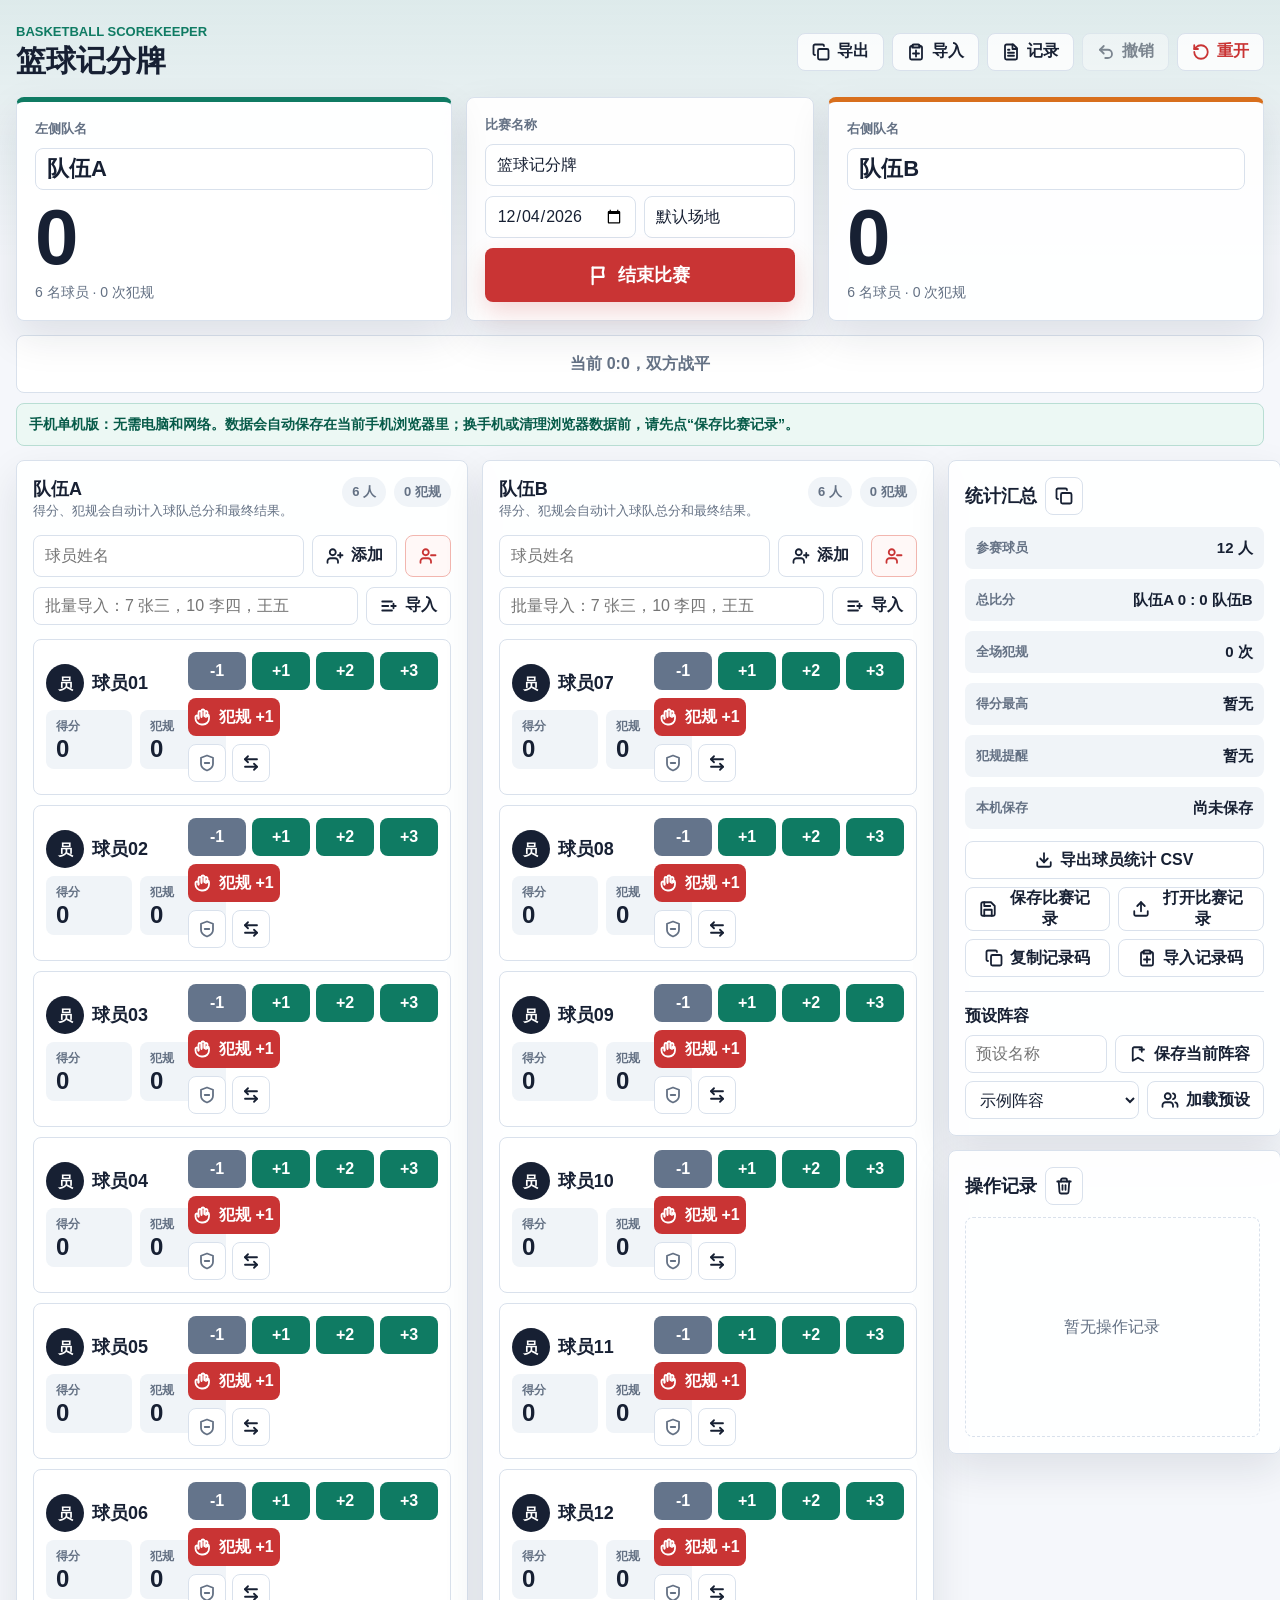
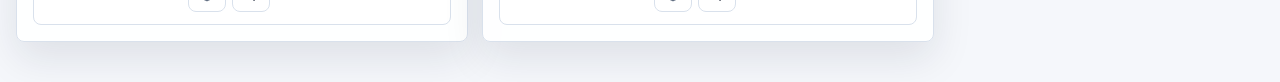
<file: basketball-scorekeeper-mobile.html>
﻿<!doctype html>
<html lang="zh-CN">
  <head>
    <meta charset="UTF-8" />
    <meta name="viewport" content="width=device-width, initial-scale=1.0" />
    <meta name="theme-color" content="#0f7b63" />
    <meta name="apple-mobile-web-app-capable" content="yes" />
    <meta name="apple-mobile-web-app-title" content="篮球记分牌" />
    <title>篮球记分牌</title>
    <link rel="icon" href="[data-uri]" type="image/svg+xml" />
    <style>
:root {
  --bg: #f5f7fb;
  --surface: #ffffff;
  --surface-strong: #f0f4f8;
  --text: #172033;
  --muted: #647184;
  --line: #d9e1ec;
  --green: #0f7b63;
  --green-dark: #075b49;
  --orange: #d86f1d;
  --red: #c93434;
  --blue: #246bfd;
  --team-home-accent: #008c8c;
  --team-home-soft: #e6fbf7;
  --team-home-soft-strong: #c9f5ed;
  --team-away-accent: #8b3dff;
  --team-away-soft: #f4edff;
  --team-away-soft-strong: #e7d9ff;
  --shadow: 0 16px 40px rgba(23, 32, 51, 0.1);
  --radius: 8px;
}

* {
  box-sizing: border-box;
}

body {
  position: relative;
  isolation: isolate;
  margin: 0;
  min-height: 100vh;
  color: var(--text);
  background:
    linear-gradient(180deg, rgba(15, 123, 99, 0.1), transparent 260px),
    var(--bg);
  font-family:
    "Microsoft YaHei",
    "PingFang SC",
    "Segoe UI",
    Arial,
    sans-serif;
}

button,
input,
select,
textarea {
  font: inherit;
}

button {
  border: 0;
  cursor: pointer;
}

button:disabled {
  cursor: not-allowed;
  opacity: 0.5;
}

.app-shell {
  position: relative;
  z-index: 1;
  width: min(1500px, calc(100% - 32px));
  margin: 0 auto;
  padding: 24px 0 40px;
}

.topbar {
  display: flex;
  align-items: center;
  justify-content: space-between;
  gap: 16px;
  margin-bottom: 18px;
}

.brand-lockup {
  flex: 1 1 auto;
  min-width: 0;
  display: flex;
  align-items: center;
  gap: 12px;
  overflow: hidden;
}

.brand-copy {
  flex: 1 1 auto;
  min-width: 0;
  overflow: hidden;
}

.brand-title {
  max-width: min(470px, 44vw);
  overflow: hidden;
  white-space: nowrap;
}

.brand-title-track {
  --title-scroll-gap: 28px;
  --title-scroll-half-gap: 14px;
  display: inline-flex;
  align-items: center;
  gap: var(--title-scroll-gap);
  min-width: max-content;
  will-change: transform;
}

.brand-title-track span {
  flex: 0 0 auto;
}

.brand-title-track span + span {
  display: none;
}

.eyebrow {
  margin: 0 0 4px;
  color: var(--green);
  font-size: 13px;
  font-weight: 800;
  letter-spacing: 0;
  text-transform: uppercase;
}

h1,
h2,
h3,
p {
  margin: 0;
}

h1 {
  font-size: 30px;
  line-height: 1.2;
}

@keyframes brandTitleScroll {
  0%,
  18% {
    transform: translateX(0);
  }
  88%,
  100% {
    transform: translateX(calc(-50% - var(--title-scroll-half-gap)));
  }
}

h2 {
  font-size: 18px;
}

h3 {
  font-size: 17px;
}

.top-actions,
.status-row,
.form-row,
.game-fields,
.button-row,
.section-heading,
.player-actions,
.score-actions,
.stat-chips,
.backup-actions,
.preset-actions {
  display: flex;
  align-items: center;
  gap: 8px;
}

.ghost-btn,
.primary-btn,
.secondary-btn,
.icon-btn,
.mini-btn,
.score-btn,
.foul-btn {
  display: inline-flex;
  align-items: center;
  justify-content: center;
  gap: 7px;
  min-height: 38px;
  border-radius: var(--radius);
  font-weight: 800;
  transition:
    transform 120ms ease,
    background 120ms ease,
    border-color 120ms ease;
}

.ghost-btn {
  padding: 0 14px;
  color: var(--text);
  background: rgba(255, 255, 255, 0.82);
  border: 1px solid var(--line);
}

.ghost-btn:hover,
.secondary-btn:hover,
.icon-btn:hover,
.mini-btn:hover {
  background: var(--surface-strong);
}

.danger {
  color: var(--red);
}

.primary-btn {
  padding: 0 16px;
  color: #fff;
  background: var(--green);
}

#finishBtn {
  width: 100%;
  min-height: 54px;
  padding: 0 22px;
  font-size: 18px;
  letter-spacing: 0;
  background: var(--red);
  box-shadow: 0 10px 24px rgba(201, 52, 52, 0.2);
}

#finishBtn svg {
  width: 22px;
  height: 22px;
}

#finishBtn:hover {
  background: #a82828;
}

.team-tabs {
  display: none;
  gap: 0;
  margin-top: 8px;
  background: #fff;
  border-bottom: 1px solid #e5edf7;
}

.team-tab {
  position: relative;
  overflow: hidden;
  flex: 1 1 0;
  min-width: 0;
  min-height: 64px;
  display: grid;
  grid-template-columns: auto minmax(0, 1fr) auto;
  align-items: center;
  gap: 10px;
  padding: 0 14px 12px;
  color: var(--muted);
  background: transparent;
  border: 0;
  border-radius: 0;
  font-size: 17px;
  font-weight: 900;
  transition:
    transform 120ms ease,
    color 120ms ease;
}

.team-tab::before {
  content: "";
  position: absolute;
  left: 18%;
  right: 18%;
  bottom: 0;
  height: 4px;
  border-radius: 999px;
  background: transparent;
  transform: scaleX(0);
  transition:
    transform 160ms ease,
    background 160ms ease;
}

.team-tab:active {
  transform: scale(0.98);
}

.team-tab-icon {
  width: 30px;
  height: 30px;
  display: inline-grid;
  place-items: center;
  color: #fff;
  font-size: 16px;
  font-weight: 1000;
  line-height: 1;
}

.home-tab .team-tab-icon {
  background: var(--team-home-accent);
  border-radius: 50%;
}

.away-tab .team-tab-icon {
  background: var(--team-away-accent);
  border-radius: 7px;
}

.team-tab-name {
  min-width: 0;
  overflow: hidden;
  text-overflow: ellipsis;
  white-space: nowrap;
  text-align: left;
}

.team-tab-score {
  color: currentColor;
  font-size: 28px;
  font-variant-numeric: tabular-nums;
}

.team-tab.home-tab.is-active,
.team-tab.home-tab[aria-selected="true"] {
  color: var(--team-home-accent);
  background: var(--team-home-soft);
  border-radius: 8px 8px 0 0;
}

.team-tab.away-tab.is-active,
.team-tab.away-tab[aria-selected="true"] {
  color: var(--team-away-accent);
  background: var(--team-away-soft);
  border-radius: 8px 8px 0 0;
}

.team-tab.home-tab.is-active::before,
.team-tab.home-tab[aria-selected="true"]::before {
  background: var(--team-home-accent);
  transform: scaleX(1);
}

.team-tab.away-tab.is-active::before,
.team-tab.away-tab[aria-selected="true"]::before {
  background: var(--team-away-accent);
  transform: scaleX(1);
}

.team-tab .team-tab-score.is-score-number-pop {
  animation: teamScorePop 780ms cubic-bezier(0.17, 0.95, 0.25, 1.35);
}

.team-tab .score-burst {
  position: absolute;
  right: 10px;
  top: 0;
  z-index: 2;
  color: var(--red);
  padding: 0;
  font-size: 36px;
  font-weight: 1000;
  line-height: 1;
  text-shadow:
    0 2px 0 #fff,
    0 0 18px rgba(201, 52, 52, 0.35);
  pointer-events: none;
  animation: scoreBurstFly 780ms cubic-bezier(0.17, 0.95, 0.25, 1) forwards;
}

.primary-btn:hover {
  background: var(--green-dark);
}

.secondary-btn {
  padding: 0 13px;
  color: var(--text);
  background: #fff;
  border: 1px solid var(--line);
}

.secondary-btn.danger {
  color: var(--red);
  border-color: #f2b6af;
  background: #fff8f7;
}

.remove-player-btn span {
  display: none;
}

.remove-player-btn.is-active {
  color: #fff;
  border-color: var(--red);
  background: var(--red);
}

.secondary-btn.full {
  width: 100%;
  margin-top: 12px;
}

.backup-actions {
  margin-top: 8px;
}

.backup-actions .secondary-btn {
  flex: 1 1 0;
  min-width: 0;
}

.preset-box {
  display: grid;
  gap: 8px;
  margin-top: 14px;
  padding-top: 14px;
  border-top: 1px solid var(--line);
}

.section-heading.compact h2 {
  font-size: 16px;
}

.preset-actions input,
.preset-actions select {
  flex: 1 1 auto;
  min-width: 0;
  min-height: 38px;
  color: var(--text);
  background: #fff;
  border: 1px solid var(--line);
  border-radius: var(--radius);
  padding: 0 10px;
  outline: none;
}

.preset-actions input:focus,
.preset-actions select:focus {
  border-color: var(--green);
  box-shadow: 0 0 0 3px rgba(15, 123, 99, 0.14);
}

.preset-actions .secondary-btn {
  flex: 0 0 auto;
}

.icon-btn,
.mini-btn {
  position: relative;
  overflow: hidden;
  width: 38px;
  padding: 0;
  color: var(--text);
  background: #fff;
  border: 1px solid var(--line);
}

.mini-btn.minus {
  color: var(--muted);
}

.score-band {
  display: grid;
  grid-template-columns: minmax(230px, 1fr) minmax(300px, 0.8fr) minmax(230px, 1fr);
  gap: 14px;
  margin-bottom: 14px;
}

.team-score,
.game-center,
.team-panel,
.summary-panel,
.log-panel {
  background: rgba(255, 255, 255, 0.95);
  border: 1px solid var(--line);
  border-radius: var(--radius);
  box-shadow: var(--shadow);
}

.team-score {
  position: relative;
  overflow: hidden;
  min-height: 214px;
  display: grid;
  align-content: center;
  gap: 10px;
  padding: 18px;
  transition:
    transform 160ms ease,
    box-shadow 160ms ease,
    border-color 160ms ease;
}

.team-score label,
.game-center label,
.form-row label {
  color: var(--muted);
  font-size: 13px;
  font-weight: 700;
}

.team-score strong {
  display: block;
  position: relative;
  z-index: 1;
  font-size: 78px;
  line-height: 0.95;
  font-variant-numeric: tabular-nums;
  transform-origin: left center;
  will-change: transform, text-shadow;
}

.team-score span {
  color: var(--muted);
  font-size: 14px;
}

.team-score.is-score-celebrate {
  transform: translateY(-2px) scale(1.018);
}

.team-score.is-score-plus {
  border-color: rgba(15, 123, 99, 0.72);
  box-shadow:
    0 0 0 4px rgba(15, 123, 99, 0.16),
    0 18px 46px rgba(15, 123, 99, 0.25);
}

.team-score.is-score-minus {
  border-color: rgba(100, 116, 139, 0.72);
  box-shadow:
    0 0 0 4px rgba(100, 116, 139, 0.18),
    0 18px 46px rgba(100, 116, 139, 0.22);
}

.team-score strong.is-score-number-pop {
  animation: teamScorePop 780ms cubic-bezier(0.17, 0.95, 0.25, 1.35);
}

.team-score .score-burst {
  position: absolute;
  right: 18px;
  top: 46%;
  z-index: 2;
  color: var(--red);
  padding: 0;
  font-size: 46px;
  font-weight: 1000;
  line-height: 1;
  text-shadow:
    0 2px 0 #fff,
    0 0 18px rgba(201, 52, 52, 0.35);
  pointer-events: none;
  animation: scoreBurstFly 780ms cubic-bezier(0.17, 0.95, 0.25, 1) forwards;
}

.team-score .score-burst.is-minus {
  color: var(--red);
}

@keyframes teamScorePop {
  0% {
    transform: scale(1);
    text-shadow: none;
  }
  24% {
    transform: scale(1.26) rotate(-2deg);
    text-shadow: 0 0 22px rgba(15, 123, 99, 0.38);
  }
  48% {
    transform: scale(0.92) rotate(1deg);
  }
  72% {
    transform: scale(1.08);
    text-shadow: 0 0 14px rgba(15, 123, 99, 0.22);
  }
  100% {
    transform: scale(1);
    text-shadow: none;
  }
}

@keyframes scoreBurstFly {
  0% {
    opacity: 0;
    transform: translateY(16px) scale(0.45) rotate(-10deg);
  }
  20% {
    opacity: 1;
    transform: translateY(-8px) scale(1.24) rotate(4deg);
  }
  72% {
    opacity: 1;
    transform: translateY(-34px) scale(1) rotate(0deg);
  }
  100% {
    opacity: 0;
    transform: translateY(-58px) scale(0.78);
  }
}

.team-name-input,
.game-center input,
.player-form input,
.bulk-input {
  width: 100%;
  min-height: 42px;
  color: var(--text);
  background: #fff;
  border: 1px solid var(--line);
  border-radius: var(--radius);
  padding: 0 11px;
  outline: none;
}

.team-name-input {
  font-size: 22px;
  font-weight: 900;
}

.team-name-input:focus,
.game-center input:focus,
.player-form input:focus,
.bulk-input:focus {
  border-color: var(--green);
  box-shadow: 0 0 0 3px rgba(15, 123, 99, 0.14);
}

.home {
  border-top: 5px solid var(--green);
}

.away {
  border-top: 5px solid var(--orange);
}

.game-center {
  display: grid;
  align-content: center;
  gap: 10px;
  min-height: 214px;
  padding: 18px;
}

.game-fields {
  align-items: stretch;
}

.game-fields input {
  min-width: 0;
}

.result-strip {
  min-height: 58px;
  display: flex;
  align-items: center;
  justify-content: center;
  margin-bottom: 14px;
  color: var(--green-dark);
  background: #ecf8f4;
  border: 1px solid #b9ded4;
  border-radius: var(--radius);
  font-weight: 900;
}

.result-strip.is-live {
  color: var(--muted);
  background: #fff;
  border-color: var(--line);
}

.workspace-grid {
  display: grid;
  grid-template-columns: minmax(340px, 1fr) minmax(340px, 1fr) minmax(300px, 0.7fr);
  gap: 14px;
  align-items: start;
}

.team-panel,
.summary-panel,
.log-panel {
  padding: 16px;
}

.team-panel {
  min-height: 520px;
  padding: 16px;
}

.team-header {
  display: flex;
  align-items: flex-start;
  justify-content: space-between;
  gap: 12px;
  margin-bottom: 14px;
}

.team-header p {
  color: var(--muted);
  font-size: 13px;
  line-height: 1.5;
}

.stat-chips {
  flex-wrap: wrap;
  justify-content: flex-end;
}

.chip {
  display: inline-flex;
  align-items: center;
  min-height: 30px;
  padding: 0 10px;
  color: var(--muted);
  background: var(--surface-strong);
  border-radius: 999px;
  font-size: 13px;
  font-weight: 800;
}

.player-form {
  display: grid;
  grid-template-columns: minmax(140px, 1fr) auto auto;
  gap: 8px;
  margin-bottom: 10px;
}

.bulk-row {
  display: grid;
  grid-template-columns: 1fr auto;
  gap: 8px;
  margin-bottom: 14px;
}

.bulk-input {
  min-height: 38px;
}

.player-list {
  display: grid;
  gap: 10px;
}

.empty-state {
  display: grid;
  place-items: center;
  min-height: 220px;
  color: var(--muted);
  text-align: center;
  border: 1px dashed var(--line);
  border-radius: var(--radius);
  padding: 20px;
}

.player-card {
  display: grid;
  grid-template-columns: minmax(130px, 1fr) auto;
  gap: 12px;
  align-items: center;
  min-height: 116px;
  padding: 12px;
  background: #fff;
  border: 1px solid var(--line);
  border-radius: var(--radius);
}

.player-main {
  min-width: 0;
}

.player-name {
  display: flex;
  align-items: center;
  gap: 8px;
  min-width: 0;
  margin-bottom: 8px;
}

.player-select-control {
  display: none;
  align-items: center;
  justify-content: center;
  flex: 0 0 auto;
}

.player-select-control input {
  width: 22px;
  height: 22px;
  margin: 0;
  accent-color: var(--red);
}

.team-panel.is-selecting .player-select-control {
  display: inline-flex;
}

.team-panel.is-selecting .player-card {
  border-color: #f2b6af;
}

.team-panel.is-selecting .player-card.is-selected {
  background: #fff1f0;
}

.team-panel.is-selecting .player-form input,
.team-panel.is-selecting .player-form [data-action="addPlayer"],
.team-panel.is-selecting .bulk-row {
  opacity: 0.45;
  pointer-events: none;
}

.player-avatar {
  flex: 0 0 auto;
  width: 38px;
  height: 38px;
  display: inline-grid;
  place-items: center;
  color: #fff;
  background: var(--text);
  border-radius: 50%;
  font-weight: 900;
  text-align: center;
  overflow: hidden;
}

.player-avatar img {
  width: 100%;
  height: 100%;
  object-fit: cover;
  display: block;
}

.player-avatar span {
  font-size: 15px;
  line-height: 1;
}

.name-text {
  overflow-wrap: anywhere;
  font-size: 18px;
  font-weight: 900;
}

.player-stats {
  display: grid;
  grid-template-columns: repeat(2, minmax(86px, 1fr));
  gap: 8px;
}

.stat-box {
  min-height: 56px;
  display: grid;
  align-content: center;
  gap: 2px;
  padding: 8px 10px;
  background: var(--surface-strong);
  border-radius: var(--radius);
  transition:
    background 160ms ease,
    box-shadow 160ms ease;
}

.stat-box span {
  color: var(--muted);
  font-size: 12px;
  font-weight: 800;
}

.stat-box strong {
  font-size: 24px;
  line-height: 1;
  font-variant-numeric: tabular-nums;
  transform-origin: center;
  will-change: transform;
}

.stat-box.is-personal-score-plus {
  background: #e7f7f2;
  box-shadow: inset 0 0 0 2px rgba(15, 123, 99, 0.18);
}

.stat-box.is-personal-score-minus {
  background: #eef2f7;
  box-shadow: inset 0 0 0 2px rgba(100, 116, 139, 0.2);
}

.stat-box strong.is-personal-score-pop {
  animation: personalScorePop 420ms ease-out;
}

@keyframes personalScorePop {
  0% {
    transform: scale(1);
  }
  38% {
    transform: scale(1.18);
  }
  68% {
    transform: scale(0.96);
  }
  100% {
    transform: scale(1);
  }
}

.player-actions {
  flex-direction: column;
  align-items: stretch;
}

.score-actions {
  display: grid;
  grid-template-columns: repeat(4, 58px);
  gap: 6px;
}

.score-btn,
.foul-btn {
  min-width: 54px;
  color: #fff;
  position: relative;
  overflow: hidden;
  transform: translateZ(0);
  will-change: transform, filter;
}

.score-btn {
  background: var(--green);
}

.minus-score-btn {
  background: #64748b;
}

.score-btn:hover {
  background: var(--green-dark);
}

.minus-score-btn:hover {
  background: #475569;
}

.foul-btn {
  background: var(--red);
}

.foul-btn:hover {
  background: #a82828;
}

.score-btn:active,
.foul-btn:active,
.mini-btn:active,
.icon-btn:active,
.primary-btn:active,
.secondary-btn:active,
.ghost-btn:active {
  transform: scale(0.96);
}

.score-btn.is-click-feedback,
.foul-btn.is-click-feedback,
.mini-btn.is-click-feedback {
  animation: actionButtonTap 420ms ease-out;
}

.score-btn.is-click-feedback::after,
.foul-btn.is-click-feedback::after,
.mini-btn.is-click-feedback::after {
  content: "";
  position: absolute;
  inset: -20%;
  background: radial-gradient(circle, rgba(255, 255, 255, 0.55), transparent 58%);
  animation: actionButtonFlash 420ms ease-out;
  pointer-events: none;
}

.player-card.is-action-feedback {
  animation: actionRowPulse 420ms ease-out;
}

.player-card.is-score-feedback {
  box-shadow:
    0 0 0 2px rgba(15, 123, 99, 0.24),
    0 10px 22px rgba(15, 123, 99, 0.12);
}

.player-card.is-foul-feedback {
  box-shadow:
    0 0 0 2px rgba(201, 52, 52, 0.3),
    0 10px 22px rgba(201, 52, 52, 0.14);
}

.player-card.is-denied-feedback,
.score-btn.is-denied-feedback,
.foul-btn.is-denied-feedback,
.mini-btn.is-denied-feedback {
  animation: deniedShake 420ms ease-out;
}

.player-card.is-denied-feedback {
  box-shadow:
    0 0 0 2px rgba(201, 52, 52, 0.34),
    0 10px 22px rgba(201, 52, 52, 0.12);
}

.score-btn.is-denied-feedback,
.foul-btn.is-denied-feedback,
.mini-btn.is-denied-feedback {
  filter: saturate(1.2) brightness(0.92);
}

@keyframes actionButtonTap {
  0% {
    transform: scale(1);
    filter: brightness(1);
  }
  34% {
    transform: scale(0.9);
    filter: brightness(1.24);
  }
  72% {
    transform: scale(1.04);
    filter: brightness(1.1);
  }
  100% {
    transform: scale(1);
    filter: brightness(1);
  }
}

@keyframes actionButtonFlash {
  0% {
    opacity: 0.9;
    transform: scale(0.35);
  }
  100% {
    opacity: 0;
    transform: scale(1.4);
  }
}

@keyframes actionRowPulse {
  0% {
    transform: translateY(0);
  }
  42% {
    transform: translateY(-1px);
  }
  100% {
    transform: translateY(0);
  }
}

@keyframes deniedShake {
  0%,
  100% {
    transform: translateX(0);
  }
  22% {
    transform: translateX(-3px);
  }
  44% {
    transform: translateX(3px);
  }
  66% {
    transform: translateX(-2px);
  }
  82% {
    transform: translateX(2px);
  }
}

.correct-row {
  display: grid;
  grid-template-columns: repeat(4, 38px);
  gap: 6px;
}

.fouled-out {
  border-color: #efb0a8;
  background: #fff7f6;
}

.fouled-out .name-text {
  color: var(--red);
  font-weight: 1000;
}

.side-panel {
  display: grid;
  gap: 14px;
}

.summary-list {
  display: grid;
  gap: 10px;
  margin-top: 12px;
}

.summary-item {
  display: flex;
  align-items: center;
  justify-content: space-between;
  gap: 10px;
  min-height: 42px;
  padding: 9px 11px;
  background: var(--surface-strong);
  border-radius: var(--radius);
}

.summary-item span {
  color: var(--muted);
  font-size: 13px;
  font-weight: 800;
}

.summary-item strong {
  text-align: right;
  font-size: 15px;
}

.game-log {
  display: grid;
  align-content: start;
  gap: 8px;
  max-height: 470px;
  overflow: auto;
  margin-top: 12px;
  padding-right: 4px;
}

.log-entry {
  display: grid;
  gap: 3px;
  padding: 9px 10px;
  background: var(--surface-strong);
  border-left: 4px solid var(--green);
  border-radius: 6px;
}

.log-entry strong {
  font-size: 13px;
}

.log-entry span {
  color: var(--muted);
  font-size: 12px;
}

.toast {
  position: fixed;
  left: 50%;
  bottom: 22px;
  transform: translate(-50%, 16px);
  min-width: 220px;
  max-width: calc(100% - 32px);
  padding: 12px 16px;
  color: #fff;
  background: rgba(23, 32, 51, 0.94);
  border-radius: var(--radius);
  text-align: center;
  opacity: 0;
  pointer-events: none;
  transition:
    opacity 160ms ease,
    transform 160ms ease;
  z-index: 10;
}

.toast.show {
  opacity: 1;
  transform: translate(-50%, 0);
}

svg[data-icon] {
  width: 18px;
  height: 18px;
  stroke-width: 2.4;
  flex: 0 0 auto;
}

.record-dialog-backdrop {
  position: fixed;
  inset: 0;
  display: grid;
  place-items: center;
  padding: 16px;
  background: rgba(15, 23, 42, 0.55);
  z-index: 30;
}

.record-dialog {
  width: min(100%, 560px);
  display: grid;
  gap: 12px;
  padding: 16px;
  background: #fff;
  border-radius: 10px;
  box-shadow: var(--shadow);
}

.record-dialog-head {
  display: flex;
  align-items: center;
  justify-content: space-between;
  gap: 12px;
}

.record-dialog p {
  color: var(--muted);
  font-size: 13px;
  line-height: 1.5;
}

.record-code-area {
  width: 100%;
  min-height: 180px;
  padding: 10px;
  resize: vertical;
  border: 1px solid var(--line);
  border-radius: 8px;
  font-family: ui-monospace, SFMono-Regular, Consolas, "Liberation Mono", monospace;
  font-size: 12px;
  line-height: 1.45;
}

.record-code-area.operation-log-area {
  min-height: 320px;
  font-family: "Microsoft YaHei", "PingFang SC", "Segoe UI", Arial, sans-serif;
  font-size: 13px;
}

.record-dialog-actions {
  display: grid;
  grid-template-columns: 1fr 1fr;
  gap: 8px;
}

.mobile-table-head {
  display: none;
}

@media (max-width: 1180px) {
  .score-band {
    grid-template-columns: 1fr 1fr;
  }

  .workspace-grid {
    grid-template-columns: 1fr;
  }

  .game-center,
  .team-panel,
  .side-panel {
    grid-column: 1 / -1;
  }

  .side-panel {
    grid-template-columns: 1fr 1fr;
  }
}

@media (max-width: 760px) {
  html,
  body {
    height: 100%;
    overflow: hidden;
  }

  body {
    background: #f5f7fb;
  }

  body::before {
    background-position:
      calc(100% + 70px) 46px,
      -120px calc(100% - 12px);
    background-size:
      230px auto,
      320px auto;
    opacity: 0.045;
  }

  .app-shell {
    width: 100%;
    height: 100svh;
    display: flex;
    flex-direction: column;
    gap: 6px;
    padding: 6px;
    overflow: hidden;
  }

  .topbar {
    flex: 0 0 auto;
    display: flex;
    align-items: center;
    justify-content: space-between;
    gap: 6px;
    margin-bottom: 0;
  }

  .brand-lockup {
    flex: 1 1 auto;
    min-width: 0;
    gap: 5px;
  }

  .brand-copy {
    flex: 0 1 auto;
    min-width: 0;
  }

  .eyebrow {
    display: none;
  }

  .brand-title {
    width: clamp(66px, calc(100vw - 286px), 132px);
    max-width: none;
    overflow: hidden;
    font-size: 13px;
    line-height: 1.1;
    white-space: nowrap;
  }

  .brand-title-track {
    --title-scroll-gap: 18px;
    --title-scroll-half-gap: 9px;
    animation: brandTitleScroll 7s linear infinite;
  }

  .brand-title-track span + span {
    display: inline;
  }

  .top-actions {
    flex: 0 0 auto;
    gap: 2px;
    justify-content: flex-end;
  }

  .top-actions .ghost-btn {
    width: 34px;
    min-height: 34px;
    padding: 0;
  }

  .top-actions #undoBtn {
    width: 48px;
    min-height: 42px;
  }

  .top-actions #topRestoreBtn {
    width: 42px;
    min-height: 42px;
  }

  .top-actions .ghost-btn span {
    display: none;
  }

  .top-actions #topRestoreBtn span {
    display: none;
  }

  .top-actions #topRestoreBtn svg {
    width: 18px;
    height: 18px;
  }

  .record-dialog {
    max-height: calc(100svh - 24px);
  }

  .record-code-area.operation-log-area {
    min-height: min(46svh, 360px);
    resize: none;
  }

  .score-band {
    flex: 0 0 auto;
    display: block;
    gap: 6px;
    margin-bottom: 0;
  }

  .team-score {
    overflow: visible;
    min-height: 72px;
    gap: 2px;
    padding: 8px;
    border-radius: 8px;
    box-shadow: none;
  }

  .team-score label {
    display: none;
  }

  .team-name-input {
    min-height: 26px;
    padding: 0;
    border: 0;
    background: transparent;
    font-size: 14px;
    text-align: center;
  }

  .team-score strong {
    font-size: 40px;
    line-height: 1;
  }

  .team-score .score-burst {
    right: 8px;
    top: 30px;
    padding: 0;
    font-size: 34px;
  }

  .team-score span {
    font-size: 11px;
  }

  .game-center {
    grid-column: 1 / -1;
    order: 3;
    min-height: 36px;
    padding: 0;
    border: 0;
    background: transparent;
    box-shadow: none;
  }

  .game-center > label,
  #gameTitle,
  .game-fields {
    display: none;
  }

  .status-row {
    display: block;
  }

  #finishBtn {
    min-height: 44px;
    padding: 0 12px;
    border-radius: 7px;
    font-size: 16px;
  }

  #finishBtn svg {
    width: 19px;
    height: 19px;
  }

  .result-strip {
    flex: 0 0 auto;
    min-height: 28px;
    margin-bottom: 0;
    padding: 0 8px;
    border-radius: 8px;
    font-size: 12px;
    text-align: center;
  }

  .offline-note {
    display: none;
  }

  .workspace-grid {
    flex: 1 1 auto;
    min-height: 0;
    display: flex;
    flex-direction: column;
    gap: 6px;
    align-items: stretch;
    overflow: auto;
  }

  .side-panel {
    display: none;
  }

  .team-panel {
    flex: 0 0 auto;
    min-height: 0;
    padding: 0;
    border-radius: 8px;
    overflow: hidden;
    box-shadow: none;
  }

  .team-header {
    min-height: 44px;
    display: flex;
    align-items: center;
    justify-content: space-between;
    padding: 8px 10px;
    margin-bottom: 0;
    border-bottom: 1px solid var(--line);
    border-radius: 8px 8px 0 0;
    background: #fff;
  }

  .team-header h2 {
    font-size: 18px;
    line-height: 1.35;
  }

  .team-header p,
  .stat-chips {
    display: none;
  }

  .bulk-row {
    display: none;
  }

  .player-form {
    display: grid;
    grid-template-columns: minmax(0, 1fr) 40px 40px;
    gap: 4px;
    padding: 6px;
    margin-bottom: 0;
    border-bottom: 1px solid var(--line);
    background: #fff;
  }

  .player-form input {
    min-height: 32px;
    padding: 0 7px;
    border-radius: 6px;
    font-size: 13px;
  }

  .player-form button {
    min-height: 32px;
    padding: 0;
    border-radius: 6px;
  }

  .player-form button span {
    display: none;
  }

  .mobile-table-head {
    min-height: 30px;
    display: grid;
    grid-template-columns: minmax(56px, 1fr) 30px 30px minmax(218px, 1.85fr);
    align-items: center;
    padding: 0 6px;
    border-bottom: 1px solid var(--line);
    background: #f0f4f8;
    color: var(--muted);
    font-size: 12px;
    font-weight: 800;
    text-align: center;
  }

  .mobile-table-head span:first-child {
    padding-left: 4px;
    text-align: left;
  }

  .player-list {
    gap: 0;
  }

  .player-card {
    min-height: 52px;
    display: grid;
    grid-template-columns: minmax(56px, 1fr) 30px 30px minmax(218px, 1.85fr);
    align-items: center;
    gap: 0;
    padding: 0 6px;
    border: 0;
    border-bottom: 1px solid #e8edf3;
    border-radius: 0;
    background: #fff;
  }

  .player-card:nth-child(even) {
    background: #f6f9fc;
  }

  .team-panel.is-selecting .player-card:nth-child(even) {
    background: #fff;
  }

  .team-panel.is-selecting .player-card.is-selected,
  .team-panel.is-selecting .player-card.is-selected:nth-child(even) {
    background: #fff1f0;
  }

  .player-main,
  .player-stats {
    display: contents;
  }

  .player-name {
    grid-column: 1;
    min-width: 0;
    gap: 4px;
    margin-bottom: 0;
  }

  .player-select-control input {
    width: 24px;
    height: 24px;
  }

  .player-avatar {
    width: 30px;
    height: 30px;
    font-size: 12px;
  }

  .name-text {
    min-width: 0;
    overflow: hidden;
    text-overflow: ellipsis;
    white-space: nowrap;
    font-size: 13px;
    line-height: 1.2;
  }

  .stat-box {
    min-height: 52px;
    display: flex;
    align-items: center;
    justify-content: center;
    padding: 0;
    border-radius: 0;
    background: transparent;
  }

  .stat-box.is-personal-score-plus {
    background: rgba(15, 123, 99, 0.1);
  }

  .stat-box.is-personal-score-minus {
    background: rgba(100, 116, 139, 0.14);
  }

  .stat-box span {
    display: none;
  }

  .stat-box strong {
    font-size: 15px;
  }

  .player-actions {
    grid-column: 4;
    width: 100%;
    display: grid;
    grid-template-columns: repeat(5, minmax(38px, 1fr));
    gap: 4px;
  }

  .score-actions,
  .button-row {
    display: contents;
  }

  .correct-row {
    display: none;
  }

  .score-btn,
  .foul-btn {
    min-width: 0;
    min-height: 40px;
    width: 100%;
    padding: 0;
    border-radius: 7px;
    font-size: 14px;
  }

  .foul-btn i,
  .foul-btn svg {
    display: none;
  }

  .foul-btn span {
    font-size: 0;
  }

  .foul-btn span::before {
    content: "犯+1";
    font-size: 14px;
  }

  .empty-state {
    min-height: 80px;
    border: 0;
    border-bottom: 1px solid var(--line);
    border-radius: 0;
    background: #fff;
  }
}

@media (max-width: 380px) {
  .brand-title {
    width: clamp(46px, calc(100vw - 270px), 86px);
    font-size: 12px;
  }

  .top-actions .ghost-btn {
    width: 30px;
    min-height: 32px;
  }

  .top-actions #undoBtn {
    width: 40px;
    min-height: 38px;
  }

  .top-actions #topRestoreBtn {
    width: 36px;
    min-height: 38px;
  }
}

@media (max-width: 1180px) {
  .score-band {
    grid-template-columns: 1fr;
  }

  .score-band > .team-score {
    display: none;
  }

  .team-tabs {
    display: flex;
  }

  .team-panel:not(.is-active-team) {
    display: none;
  }

  .team-panel.home-team.is-active-team {
    border-color: rgba(0, 140, 140, 0.36);
    background: var(--team-home-soft);
  }

  .team-panel.away-team.is-active-team {
    border-color: rgba(139, 61, 255, 0.34);
    background: var(--team-away-soft);
  }

  .team-panel.home-team.is-active-team .team-header,
  .team-panel.home-team.is-active-team .player-form,
  .team-panel.home-team.is-active-team .mobile-table-head,
  .team-panel.home-team.is-active-team .player-card,
  .team-panel.home-team.is-active-team .player-card:nth-child(even),
  .team-panel.home-team.is-active-team .empty-state {
    background: var(--team-home-soft);
  }

  .team-panel.away-team.is-active-team .team-header,
  .team-panel.away-team.is-active-team .player-form,
  .team-panel.away-team.is-active-team .mobile-table-head,
  .team-panel.away-team.is-active-team .player-card,
  .team-panel.away-team.is-active-team .player-card:nth-child(even),
  .team-panel.away-team.is-active-team .empty-state {
    background: var(--team-away-soft);
  }
}

@media (max-width: 760px) {
  .team-tabs {
    margin-top: 8px;
  }

  .team-tab {
    min-height: 62px;
    padding: 0 8px 12px;
    font-size: 16px;
    gap: 8px;
  }

  .team-tab::before {
    left: 18%;
    right: 18%;
    height: 4px;
  }

  .team-tab-icon {
    width: 30px;
    height: 30px;
    font-size: 16px;
  }

  .team-tab-score {
    font-size: 26px;
  }
}


.offline-note {
  margin: -4px 0 14px;
  padding: 10px 12px;
  color: #075b49;
  background: #ecf8f4;
  border: 1px solid #b9ded4;
  border-radius: 8px;
  font-size: 14px;
  font-weight: 700;
  line-height: 1.5;
}
</style>
  </head>
  <body>
    <main class="app-shell">
      <header class="topbar">
        <div class="brand-lockup">
          <div class="brand-copy">
            <p class="eyebrow">Basketball Scorekeeper</p>
            <h1 class="brand-title" aria-label="篮球记分牌">
              <span class="brand-title-track" aria-hidden="true">
                <span>篮球记分牌</span>
                <span>篮球记分牌</span>
              </span>
            </h1>
          </div>
        </div>
        <div class="top-actions" aria-label="比赛操作">
          <button class="ghost-btn" id="saveBtn" type="button" title="导出记录码">
            <i data-lucide="copy" aria-hidden="true"></i>
            <span>导出</span>
          </button>
          <button class="ghost-btn" id="topRestoreBtn" type="button" title="导入记录码">
            <i data-lucide="clipboard-paste" aria-hidden="true"></i>
            <span>导入</span>
          </button>
          <button class="ghost-btn" id="logBtn" type="button" title="查看操作记录">
            <i data-lucide="file-text" aria-hidden="true"></i>
            <span>记录</span>
          </button>
          <button class="ghost-btn" id="undoBtn" type="button" title="撤销上一步">
            <i data-lucide="undo-2" aria-hidden="true"></i>
            <span>撤销</span>
          </button>
          <button class="ghost-btn danger" id="resetBtn" type="button" title="清空当前比赛">
            <i data-lucide="rotate-ccw" aria-hidden="true"></i>
            <span>重开</span>
          </button>
        </div>
      </header>

      <section class="score-band" aria-label="当前比分">
        <article class="team-score home">
          <label for="homeName">左侧队名</label>
          <input id="homeName" class="team-name-input" type="text" />
          <strong id="homeScore">0</strong>
          <span id="homeMeta">0 名球员 · 0 次犯规</span>
        </article>

        <div class="game-center">
          <label for="gameTitle">比赛名称</label>
          <input id="gameTitle" type="text" />
          <div class="game-fields">
            <input id="gameDate" type="date" aria-label="比赛日期" />
            <input id="gameVenue" type="text" placeholder="默认场地" aria-label="比赛场地" />
          </div>
          <div class="status-row">
            <button class="primary-btn" id="finishBtn" type="button">
              <i data-lucide="flag" aria-hidden="true"></i>
              <span>结束比赛</span>
            </button>
          </div>
          <div class="team-tabs" id="teamTabs" role="tablist" aria-label="切换记分队伍">
            <button class="team-tab home-tab is-active" type="button" role="tab" aria-selected="true" aria-controls="homePanel" data-team-tab="home">
              <span class="team-tab-icon" aria-hidden="true">A</span>
              <span class="team-tab-name">队伍A</span>
              <strong class="team-tab-score">0</strong>
            </button>
            <button class="team-tab away-tab" type="button" role="tab" aria-selected="false" aria-controls="awayPanel" data-team-tab="away">
              <span class="team-tab-icon" aria-hidden="true">B</span>
              <span class="team-tab-name">队伍B</span>
              <strong class="team-tab-score">0</strong>
            </button>
          </div>
        </div>

        <article class="team-score away">
          <label for="awayName">右侧队名</label>
          <input id="awayName" class="team-name-input" type="text" />
          <strong id="awayScore">0</strong>
          <span id="awayMeta">0 名球员 · 0 次犯规</span>
        </article>
      </section>

      <section class="result-strip" id="resultStrip" aria-live="polite"></section>

      <section class="offline-note" aria-label="offline notice">
        &#25163;&#26426;&#21333;&#26426;&#29256;&#65306;&#26080;&#38656;&#30005;&#33041;&#21644;&#32593;&#32476;&#12290;&#25968;&#25454;&#20250;&#33258;&#21160;&#20445;&#23384;&#22312;&#24403;&#21069;&#25163;&#26426;&#27983;&#35272;&#22120;&#37324;&#65307;&#25442;&#25163;&#26426;&#25110;&#28165;&#29702;&#27983;&#35272;&#22120;&#25968;&#25454;&#21069;&#65292;&#35831;&#20808;&#28857;&#8220;&#20445;&#23384;&#27604;&#36187;&#35760;&#24405;&#8221;&#12290;
      </section>
<section class="workspace-grid" aria-label="记分操作区">
        <div class="team-panel" id="homePanel"></div>
        <div class="team-panel" id="awayPanel"></div>
        <aside class="side-panel" aria-label="比赛记录和结果">
          <section class="summary-panel">
            <div class="section-heading">
              <h2>统计汇总</h2>
              <button class="icon-btn" id="copySummaryBtn" type="button" title="复制比赛结果">
                <i data-lucide="copy" aria-hidden="true"></i>
              </button>
            </div>
            <div id="summaryList" class="summary-list"></div>
            <button class="secondary-btn full" id="exportCsvBtn" type="button">
              <i data-lucide="download" aria-hidden="true"></i>
              <span>导出球员统计 CSV</span>
            </button>
            <div class="backup-actions">
              <button class="secondary-btn" id="backupBtn" type="button">
                <i data-lucide="save" aria-hidden="true"></i>
                <span>保存比赛记录</span>
              </button>
              <button class="secondary-btn" id="restoreBtn" type="button">
                <i data-lucide="upload" aria-hidden="true"></i>
                <span>打开比赛记录</span>
              </button>
              <input id="restoreInput" type="file" accept="application/json,.json" hidden />
            </div>
            <div class="backup-actions">
              <button class="secondary-btn" id="copyRecordCodeBtn" type="button">
                <i data-lucide="copy" aria-hidden="true"></i>
                <span>复制记录码</span>
              </button>
              <button class="secondary-btn" id="importRecordCodeBtn" type="button">
                <i data-lucide="clipboard-paste" aria-hidden="true"></i>
                <span>导入记录码</span>
              </button>
            </div>
            <div class="preset-box">
              <div class="section-heading compact">
                <h2>预设阵容</h2>
              </div>
              <div class="preset-actions">
                <input id="presetNameInput" type="text" placeholder="预设名称" aria-label="预设名称" />
                <button class="secondary-btn" id="savePresetBtn" type="button">
                  <i data-lucide="bookmark-plus" aria-hidden="true"></i>
                  <span>保存当前阵容</span>
                </button>
              </div>
              <div class="preset-actions">
                <select id="presetSelect" aria-label="选择预设阵容"></select>
                <button class="secondary-btn" id="loadPresetBtn" type="button">
                  <i data-lucide="users" aria-hidden="true"></i>
                  <span>加载预设</span>
                </button>
              </div>
            </div>
          </section>

          <section class="log-panel">
            <div class="section-heading">
              <h2>操作记录</h2>
              <button class="icon-btn" id="clearLogBtn" type="button" title="清空操作记录">
                <i data-lucide="trash-2" aria-hidden="true"></i>
              </button>
            </div>
            <div id="gameLog" class="game-log" aria-live="polite"></div>
          </section>
        </aside>
      </section>
    </main>

    <div class="toast" id="toast" role="status" aria-live="polite"></div>

    <script>
// Generic demo roster without real names or avatars.
window.BASKETBALL_PLAYER_CONFIG = {
  version: 1,
  presets: [
    {
      id: "demo-roster",
      name: "示例阵容",
      createdAt: "2026-06-10T00:00:00.000Z",
      teams: [
        {
          id: "home",
          name: "队伍A",
          players: [
            { name: "球员01", avatar: "" },
            { name: "球员02", avatar: "" },
            { name: "球员03", avatar: "" },
            { name: "球员04", avatar: "" },
            { name: "球员05", avatar: "" },
            { name: "球员06", avatar: "" }
          ]
        },
        {
          id: "away",
          name: "队伍B",
          players: [
            { name: "球员07", avatar: "" },
            { name: "球员08", avatar: "" },
            { name: "球员09", avatar: "" },
            { name: "球员10", avatar: "" },
            { name: "球员11", avatar: "" },
            { name: "球员12", avatar: "" }
          ]
        }
      ]
    }
  ]
};

</script>
<script>
const STORAGE_KEY = "basketball-scorekeeper-demo-v1";
const PLAYER_CONFIG =
  typeof window !== "undefined" && window.BASKETBALL_PLAYER_CONFIG ? window.BASKETBALL_PLAYER_CONFIG : {};
const ROSTER_VERSION = Number(PLAYER_CONFIG.version) || 1;
const MAX_HISTORY = 30;
const FOUL_LIMIT = 5;
const ACTION_FEEDBACK_MS = 420;
const TEAM_SCORE_FEEDBACK_MS = 780;
const CONFIG_PRESET_ID = "demo-roster";
const CONFIG_PRESET_NAME = "示例阵容";
const FALLBACK_TEAM_NAMES = ["队伍A", "队伍B"];
const BUILT_IN_PRESETS = buildConfigPresets(PLAYER_CONFIG.presets);
const DEFAULT_TEAM_NAMES = buildDefaultTeamNames(BUILT_IN_PRESETS[0]);
const LEGACY_DEFAULT_TEAM_NAMES = [
  ["主队", "队伍A", "队A", DEFAULT_TEAM_NAMES[0]],
  ["客队", "队伍B", "队B", DEFAULT_TEAM_NAMES[1]],
];
const ICONS = {
  save: '<path d="M19 21H5a2 2 0 0 1-2-2V5a2 2 0 0 1 2-2h11l5 5v11a2 2 0 0 1-2 2z"/><path d="M17 21v-8H7v8"/><path d="M7 3v5h8"/>',
  "undo-2": '<path d="M9 14 4 9l5-5"/><path d="M4 9h10.5a5.5 5.5 0 0 1 0 11H11"/>',
  "rotate-ccw": '<path d="M3 12a9 9 0 1 0 9-9 9.75 9.75 0 0 0-6.74 2.74L3 8"/><path d="M3 3v5h5"/>',
  flag: '<path d="M4 22V4"/><path d="M4 4h12l-1 5 1 5H4"/>',
  copy: '<rect width="14" height="14" x="8" y="8" rx="2" ry="2"/><path d="M4 16c-1.1 0-2-.9-2-2V4c0-1.1.9-2 2-2h10c1.1 0 2 .9 2 2"/>',
  "clipboard-paste": '<path d="M15 2H9a2 2 0 0 0-2 2v2h10V4a2 2 0 0 0-2-2Z"/><path d="M8 4H6a2 2 0 0 0-2 2v14a2 2 0 0 0 2 2h12a2 2 0 0 0 2-2V6a2 2 0 0 0-2-2h-2"/><path d="M8 14h8"/><path d="M12 10v8"/>',
  "file-text": '<path d="M15 2H6a2 2 0 0 0-2 2v16a2 2 0 0 0 2 2h12a2 2 0 0 0 2-2V7z"/><path d="M14 2v6h6"/><path d="M10 9H8"/><path d="M16 13H8"/><path d="M16 17H8"/>',
  download: '<path d="M21 15v4a2 2 0 0 1-2 2H5a2 2 0 0 1-2-2v-4"/><path d="M7 10l5 5 5-5"/><path d="M12 15V3"/>',
  "trash-2": '<path d="M3 6h18"/><path d="M8 6V4c0-1 1-2 2-2h4c1 0 2 1 2 2v2"/><path d="M19 6l-1 14c-.1 1-1 2-2 2H8c-1 0-1.9-1-2-2L5 6"/><path d="M10 11v6"/><path d="M14 11v6"/>',
  "user-plus": '<path d="M16 21v-2a4 4 0 0 0-4-4H6a4 4 0 0 0-4 4v2"/><circle cx="9" cy="7" r="4"/><path d="M19 8v6"/><path d="M22 11h-6"/>',
  "user-minus": '<path d="M16 21v-2a4 4 0 0 0-4-4H6a4 4 0 0 0-4 4v2"/><circle cx="9" cy="7" r="4"/><path d="M22 11h-6"/>',
  "bookmark-plus": '<path d="m19 21-7-4-7 4V5a2 2 0 0 1 2-2h8"/><path d="M17 3v6"/><path d="M20 6h-6"/>',
  users: '<path d="M16 21v-2a4 4 0 0 0-4-4H6a4 4 0 0 0-4 4v2"/><circle cx="9" cy="7" r="4"/><path d="M22 21v-2a4 4 0 0 0-3-3.87"/><path d="M16 3.13a4 4 0 0 1 0 7.75"/>',
  "arrow-left-right": '<path d="M8 3 4 7l4 4"/><path d="M4 7h16"/><path d="m16 21 4-4-4-4"/><path d="M20 17H4"/>',
  "list-plus": '<path d="M11 12H3"/><path d="M16 6H3"/><path d="M16 18H3"/><path d="M18 9v6"/><path d="M21 12h-6"/>',
  "folder-open": '<path d="m6 14 1.5-2.9A2 2 0 0 1 9.24 10H20a2 2 0 0 1 1.94 2.5l-1.54 6A2 2 0 0 1 18.47 20H4a2 2 0 0 1-2-2V5a2 2 0 0 1 2-2h3.9a2 2 0 0 1 1.69.9l.81 1.2A2 2 0 0 0 12.09 6H20a2 2 0 0 1 2 2v2"/>',
  upload: '<path d="M21 15v4a2 2 0 0 1-2 2H5a2 2 0 0 1-2-2v-4"/><path d="M17 8l-5-5-5 5"/><path d="M12 3v12"/>',
  hand: '<path d="M18 11V6a2 2 0 0 0-4 0v5"/><path d="M14 10V4a2 2 0 0 0-4 0v8"/><path d="M10 10.5V6a2 2 0 0 0-4 0v8"/><path d="M6 14v-2a2 2 0 0 0-4 0v2c0 4.4 3.6 8 8 8h2a8 8 0 0 0 8-8v-3a2 2 0 0 0-4 0v1"/>',
  minus: '<path d="M5 12h14"/>',
  "shield-minus": '<path d="M20 13c0 5-3.5 7.5-8 9-4.5-1.5-8-4-8-9V5l8-3 8 3z"/><path d="M9 12h6"/>',
  "user-x": '<path d="M16 21v-2a4 4 0 0 0-4-4H6a4 4 0 0 0-4 4v2"/><circle cx="9" cy="7" r="4"/><path d="m17 8 5 5"/><path d="m22 8-5 5"/>',
  circle: '<circle cx="12" cy="12" r="9"/>',
};

const $ = (selector) => document.querySelector(selector);
function normalizeConfigPlayer(player = {}) {
  const name = String(player?.name || "").trim();
  if (!name) return null;
  return {
    name,
    avatar: typeof player?.avatar === "string" ? player.avatar : "",
  };
}

function buildFallbackPreset() {
  return {
    id: CONFIG_PRESET_ID,
    name: CONFIG_PRESET_NAME,
    createdAt: new Date().toISOString(),
    teams: [
      { id: "home", name: FALLBACK_TEAM_NAMES[0], players: [] },
      { id: "away", name: FALLBACK_TEAM_NAMES[1], players: [] },
    ],
  };
}

function buildConfigPresets(presets) {
  const normalized = (Array.isArray(presets) ? presets : [])
    .map((preset, presetIndex) => {
      if (!Array.isArray(preset?.teams) || !preset.teams.length) return null;
      const teams = [0, 1].map((teamIndex) => {
        const sourceTeam = preset.teams[teamIndex] || {};
        return {
          id: teamIndex === 0 ? "home" : "away",
          name: String(sourceTeam.name || FALLBACK_TEAM_NAMES[teamIndex]).trim() || FALLBACK_TEAM_NAMES[teamIndex],
          players: (Array.isArray(sourceTeam.players) ? sourceTeam.players : [])
            .map(normalizeConfigPlayer)
            .filter(Boolean),
        };
      });
      return {
        id: String(preset.id || `${CONFIG_PRESET_ID}-${presetIndex + 1}`),
        name: String(preset.name || CONFIG_PRESET_NAME).trim() || CONFIG_PRESET_NAME,
        createdAt: preset.createdAt || new Date().toISOString(),
        teams,
      };
    })
    .filter(Boolean);
  return normalized.length ? normalized : [buildFallbackPreset()];
}

function buildDefaultTeamNames(preset) {
  return [preset?.teams?.[0]?.name || FALLBACK_TEAM_NAMES[0], preset?.teams?.[1]?.name || FALLBACK_TEAM_NAMES[1]];
}

const defaultState = () => ({
  game: {
    title: "篮球记分牌",
    date: new Date().toISOString().slice(0, 10),
    venue: "默认场地",
    phase: "赛前",
    finalized: false,
  },
  teams: teamsFromBuiltInPreset(),
  savedAt: "",
  rosterVersion: ROSTER_VERSION,
  presets: builtInPresets(),
  log: [],
  history: [],
});

let state = loadState();
let toastTimer = null;
const uiState = {
  removeTeamId: null,
  activeTeamId: "home",
  selectedPlayerIds: new Set(),
};

function normalizeDefaultTeamNames(teams) {
  return teams.map((team, index) => ({
    ...team,
    name: isDefaultTeamName(team.name, index) ? DEFAULT_TEAM_NAMES[index] : team.name,
  }));
}

function isDefaultTeamName(name, index) {
  const value = String(name || "").trim();
  return !value || value === DEFAULT_TEAM_NAMES[index] || LEGACY_DEFAULT_TEAM_NAMES[index].includes(value);
}

function clampFouls(value) {
  return Math.min(FOUL_LIMIT, Math.max(0, Number(value) || 0));
}

function normalizeTeamStats(teams = []) {
  return teams.map((team) => ({
    ...team,
    players: (team.players || []).map((player) => ({
      ...player,
      points: Math.max(0, Number(player.points) || 0),
      fouls: clampFouls(player.fouls),
    })),
  }));
}

function normalizeLoadedTeams(teams, rosterVersion = 0) {
  const normalized = normalizeTeamStats(normalizeDefaultTeamNames(teams));
  if (rosterVersion >= ROSTER_VERSION) return normalized;
  return normalized.map((team, index) => {
    if (!isDefaultTeamName(team.name, index)) return team;
    const templatePlayers = BUILT_IN_PRESETS[0]?.teams[index]?.players || [];
    const existingPlayers = Array.isArray(team.players) ? team.players : [];
    const existingByName = new Map(
      existingPlayers
        .map((player) => [String(player.name || "").trim().toLowerCase(), player])
        .filter(([name]) => Boolean(name))
    );
    if (index === 0) {
      return {
        ...team,
        name: DEFAULT_TEAM_NAMES[index],
        players: templatePlayers.map((player) => {
          const existing = existingByName.get(String(player.name || "").trim().toLowerCase());
          return {
            id: uid(),
            name: player.name,
            avatar: player.avatar || existing?.avatar || "",
            points: Math.max(0, Number(existing?.points) || 0),
            fouls: clampFouls(existing?.fouls),
          };
        }),
      };
    }
    const existingNames = new Set(existingPlayers.map((player) => String(player.name || "").trim().toLowerCase()).filter(Boolean));
    const missingPlayers = templatePlayers
      .filter((player) => !existingNames.has(String(player.name || "").trim().toLowerCase()))
      .map((player) => ({
        id: uid(),
        name: player.name,
        avatar: player.avatar || "",
        points: 0,
        fouls: 0,
      }));
    return {
      ...team,
      name: DEFAULT_TEAM_NAMES[index],
      players: [...existingPlayers, ...missingPlayers],
    };
  });
}

function loadState() {
  try {
    const saved = localStorage.getItem(STORAGE_KEY);
    if (!saved) return defaultState();
    const parsed = JSON.parse(saved);
    const fallback = defaultState();
    const savedTeams = parsed.teams?.length === 2 ? parsed.teams : null;
    const teams = normalizeLoadedTeams(savedTeams && hasRoster(savedTeams) ? savedTeams : fallback.teams, parsed.rosterVersion || 0);
    const presets = mergePresets(parsed.presets, teams);
    return {
      ...fallback,
      ...parsed,
      game: {
        ...fallback.game,
        ...(parsed.game || {}),
        title: parsed.game?.title || "篮球记分牌",
        venue: parsed.game?.venue || "默认场地",
      },
      teams,
      savedAt: parsed.savedAt || "",
      rosterVersion: ROSTER_VERSION,
      presets,
      log: Array.isArray(parsed.log) ? parsed.log : [],
      history: Array.isArray(parsed.history) ? parsed.history.map(compactHistoryEntry) : [],
    };
  } catch {
    return defaultState();
  }
}

function saveState() {
  state.savedAt = new Date().toISOString();
  const persist = () => localStorage.setItem(STORAGE_KEY, JSON.stringify(compactStateForStorage(state)));
  try {
    persist();
  } catch {
    state.history = state.history.slice(0, 8).map(compactHistoryEntry);
    try {
      persist();
    } catch {
      state.history = [];
      try {
        persist();
      } catch {
        // Keep scoring usable even when the browser refuses more local storage.
      }
    }
  }
}

function uid() {
  if (window.crypto?.randomUUID) return window.crypto.randomUUID();
  return `${Date.now()}-${Math.random().toString(16).slice(2)}`;
}

function clone(value) {
  return JSON.parse(JSON.stringify(value));
}

function compactTeamsForHistory(teams = []) {
  return teams.map((team) => ({
    id: team.id,
    name: team.name,
    players: (team.players || []).map((player) => ({
      id: player.id,
      name: player.name,
      points: Number(player.points) || 0,
      fouls: clampFouls(player.fouls),
    })),
  }));
}

function compactSnapshot(source) {
  return {
    game: clone(source.game || {}),
    teams: compactTeamsForHistory(source.teams || []),
    savedAt: source.savedAt || "",
    rosterVersion: source.rosterVersion || ROSTER_VERSION,
  };
}

function compactHistoryEntry(entry) {
  if (!entry?.snapshot) return entry;
  return {
    label: entry.label,
    at: entry.at,
    snapshot: compactSnapshot(entry.snapshot),
  };
}

function compactStateForStorage(source) {
  return {
    ...source,
    history: (source.history || []).map(compactHistoryEntry),
  };
}

function escapeHtml(value) {
  return String(value ?? "")
    .replaceAll("&", "&amp;")
    .replaceAll("<", "&lt;")
    .replaceAll(">", "&gt;")
    .replaceAll('"', "&quot;")
    .replaceAll("'", "&#039;");
}

function avatarInitial(name) {
  const cleanName = String(name || "").trim();
  const chinese = cleanName.match(/[\u4e00-\u9fff]/g);
  if (chinese?.length) return chinese[chinese.length - 1];
  const letters = cleanName.match(/[A-Za-z0-9]+/g) || [];
  if (!letters.length) return "?";
  return letters
    .slice(0, 2)
    .map((part) => part[0])
    .join("")
    .toUpperCase();
}

function playerAvatarHtml(player) {
  if (player.avatar) {
    return `<img src="${escapeHtml(player.avatar)}" alt="" loading="lazy" />`;
  }
  return `<span>${escapeHtml(avatarInitial(player.name))}</span>`;
}

function encodeText(value) {
  return btoa(unescape(encodeURIComponent(value)));
}

function decodeText(value) {
  return decodeURIComponent(escape(atob(value)));
}

function getTeam(teamId) {
  return state.teams.find((team) => team.id === teamId);
}

function getPlayer(teamId, playerId) {
  return getTeam(teamId)?.players.find((player) => player.id === playerId);
}

function teamScore(team) {
  return team.players.reduce((sum, player) => sum + player.points, 0);
}

function teamFouls(team) {
  return team.players.reduce((sum, player) => sum + clampFouls(player.fouls), 0);
}

function ensureActiveTeamId() {
  if (!state.teams.some((team) => team.id === uiState.activeTeamId)) {
    uiState.activeTeamId = state.teams[0]?.id || "home";
  }
  return uiState.activeTeamId;
}

function teamsFromBuiltInPreset() {
  const preset = BUILT_IN_PRESETS[0];
  if (!preset) {
    return [
      { id: "home", name: DEFAULT_TEAM_NAMES[0], players: [] },
      { id: "away", name: DEFAULT_TEAM_NAMES[1], players: [] },
    ];
  }

  return preset.teams.map((team, index) => ({
    id: index === 0 ? "home" : "away",
    name: team.name || DEFAULT_TEAM_NAMES[index],
    players: (team.players || []).map((player) => ({
      id: uid(),
      name: player.name,
      avatar: player.avatar || "",
      points: 0,
      fouls: 0,
    })),
  }));
}

function builtInPresets() {
  return JSON.parse(JSON.stringify(BUILT_IN_PRESETS));
}

function mergePresets(savedPresets, teams) {
  const merged = [];
  const addPreset = (preset) => {
    if (!preset?.name || !Array.isArray(preset.teams)) return;
    const key = preset.id || preset.name;
    if (merged.some((item) => (item.id || item.name) === key || item.name === preset.name)) return;
    merged.push(preset);
  };

  builtInPresets().forEach(addPreset);
  (Array.isArray(savedPresets) ? savedPresets : []).forEach(addPreset);
  if (!merged.length) seedPresetFromTeams(teams).forEach(addPreset);
  return merged;
}

function hasRoster(teams = state.teams) {
  return teams.some((team) => Array.isArray(team.players) && team.players.length > 0);
}

function rosterFromTeams(teams = state.teams) {
  return teams.map((team) => ({
    id: team.id,
    name: team.name,
    players: team.players.map((player) => ({
      name: player.name,
      avatar: player.avatar || "",
    })),
  }));
}

function avatarMapFromTeams(teams = []) {
  const lookup = new Map();
  teams.forEach((team) => {
    (team.players || []).forEach((player) => {
      const name = String(player.name || "").trim().toLowerCase();
      if (name && player.avatar && !lookup.has(name)) lookup.set(name, player.avatar);
    });
  });
  return lookup;
}

function hydrateTeamAvatars(teams, fallbackTeams = state.teams) {
  const lookup = avatarMapFromTeams([
    ...fallbackTeams,
    ...(BUILT_IN_PRESETS[0]?.teams || []),
  ]);
  return teams.map((team) => ({
    ...team,
    players: (team.players || []).map((player) => {
      if (player.avatar) return player;
      const name = String(player.name || "").trim().toLowerCase();
      return {
        ...player,
        avatar: lookup.get(name) || "",
      };
    }),
  }));
}

function seedPresetFromTeams(teams) {
  if (!hasRoster(teams)) return [];
  return [
    {
      id: uid(),
      name: "当前阵容预设",
      teams: rosterFromTeams(teams),
      createdAt: new Date().toISOString(),
    },
  ];
}

function pushHistory(label) {
  const snapshot = compactSnapshot(state);
  state.history.unshift({ label, snapshot, at: new Date().toISOString() });
  state.history = state.history.slice(0, MAX_HISTORY);
}

function addLog(text) {
  state.log.unshift({
    id: uid(),
    text,
    at: new Date().toISOString(),
  });
}

function commit(label, mutate) {
  pushHistory(label);
  mutate();
  addLog(label);
  saveState();
  render();
}

function vibrateTap(success = true) {
  if (!navigator.vibrate) return;
  navigator.vibrate(success ? 18 : [18, 24, 18]);
}

function actionSelector(action, points) {
  if (action === "score") return `[data-action="score"][data-points="${points}"]`;
  return `[data-action="${action}"]`;
}

function triggerActionFeedback(teamId, playerId, action, points) {
  const card = document.querySelector(`.player-card[data-team-id="${teamId}"][data-player-id="${playerId}"]`);
  const button = card?.querySelector(actionSelector(action, points));
  const isFoul = action.toLowerCase().includes("foul");
  const isScore = action.toLowerCase().includes("score");
  const scoreStat = isScore ? card?.querySelector(".stat-box") : null;
  const scoreNumber = scoreStat?.querySelector("strong");
  card?.classList.add("is-action-feedback", isFoul ? "is-foul-feedback" : "is-score-feedback");
  button?.classList.add("is-click-feedback");
  scoreStat?.classList.add(points < 0 || action === "scoreMinus" ? "is-personal-score-minus" : "is-personal-score-plus");
  scoreNumber?.classList.add("is-personal-score-pop");
  vibrateTap(true);
  window.setTimeout(() => {
    card?.classList.remove("is-action-feedback", "is-score-feedback", "is-foul-feedback");
    button?.classList.remove("is-click-feedback");
    scoreStat?.classList.remove("is-personal-score-plus", "is-personal-score-minus");
    scoreNumber?.classList.remove("is-personal-score-pop");
  }, ACTION_FEEDBACK_MS);
}

function triggerTeamScoreFeedback(teamId, delta) {
  const teamCard = document.querySelector(`.team-score.${teamId === "home" ? "home" : "away"}`);
  const tab = document.querySelector(`[data-team-tab="${teamId}"]`);
  const container = teamCard?.offsetParent ? teamCard : tab;
  const score = container?.querySelector(teamCard?.offsetParent ? "strong" : ".team-tab-score");
  if (!container || !score) return;
  const previousBurst = container.querySelector(".score-burst");
  previousBurst?.remove();
  const burst = document.createElement("span");
  burst.className = `score-burst ${delta < 0 ? "is-minus" : "is-plus"}`;
  burst.textContent = `${delta > 0 ? "+" : ""}${delta}`;
  container.appendChild(burst);
  container.classList.add("is-score-celebrate", delta < 0 ? "is-score-minus" : "is-score-plus");
  score.classList.add("is-score-number-pop");
  window.setTimeout(() => {
    burst.remove();
    container.classList.remove("is-score-celebrate", "is-score-plus", "is-score-minus");
    score.classList.remove("is-score-number-pop");
  }, TEAM_SCORE_FEEDBACK_MS);
}

function triggerDeniedFeedback(button, card, message) {
  showToast(message);
  card?.classList.add("is-denied-feedback");
  button?.classList.add("is-denied-feedback");
  vibrateTap(false);
  window.setTimeout(() => {
    card?.classList.remove("is-denied-feedback");
    button?.classList.remove("is-denied-feedback");
  }, ACTION_FEEDBACK_MS);
}

function showToast(message) {
  const toast = $("#toast");
  toast.textContent = message;
  toast.classList.add("show");
  clearTimeout(toastTimer);
  toastTimer = setTimeout(() => toast.classList.remove("show"), 1800);
}

function formatTime(iso) {
  return new Intl.DateTimeFormat("zh-CN", {
    hour: "2-digit",
    minute: "2-digit",
    second: "2-digit",
  }).format(new Date(iso));
}

function formatDateTime(iso) {
  if (!iso) return "尚未保存";
  return new Intl.DateTimeFormat("zh-CN", {
    month: "2-digit",
    day: "2-digit",
    hour: "2-digit",
    minute: "2-digit",
    second: "2-digit",
  }).format(new Date(iso));
}

function formatFullDateTime(iso) {
  if (!iso) return "";
  return new Intl.DateTimeFormat("zh-CN", {
    year: "numeric",
    month: "2-digit",
    day: "2-digit",
    hour: "2-digit",
    minute: "2-digit",
    second: "2-digit",
  }).format(new Date(iso));
}

function fileTimestamp(date = new Date()) {
  const pad = (value) => String(value).padStart(2, "0");
  return [
    date.getFullYear(),
    pad(date.getMonth() + 1),
    pad(date.getDate()),
    "-",
    pad(date.getHours()),
    pad(date.getMinutes()),
    pad(date.getSeconds()),
  ].join("");
}

function leaderText() {
  const [home, away] = state.teams;
  const homeScore = teamScore(home);
  const awayScore = teamScore(away);
  if (homeScore === awayScore) return `当前 ${homeScore}:${awayScore}，双方战平`;
  const leader = homeScore > awayScore ? home : away;
  const lead = Math.abs(homeScore - awayScore);
  return `当前 ${homeScore}:${awayScore}，${leader.name} 领先 ${lead} 分`;
}

function finalText() {
  const [home, away] = state.teams;
  const homeScore = teamScore(home);
  const awayScore = teamScore(away);
  if (!state.game.finalized) return leaderText();
  if (homeScore === awayScore) return `比赛结束：${home.name} ${homeScore}:${awayScore} ${away.name}，平局`;
  const winner = homeScore > awayScore ? home : away;
  const loser = homeScore > awayScore ? away : home;
  return `比赛结束：${winner.name} ${Math.max(homeScore, awayScore)}:${Math.min(homeScore, awayScore)} ${loser.name}，${winner.name} 获胜`;
}

function topScorer() {
  const players = state.teams.flatMap((team) =>
    team.players.map((player) => ({ ...player, teamName: team.name })),
  );
  const sorted = players.sort((a, b) => b.points - a.points);
  return sorted[0]?.points > 0 ? `${sorted[0].teamName} · ${sorted[0].name} ${sorted[0].points} 分` : "暂无";
}

function foulWarning() {
  const players = state.teams.flatMap((team) =>
    team.players
      .filter((player) => clampFouls(player.fouls) >= FOUL_LIMIT - 1)
      .map((player) => `${team.name} · ${player.name} ${clampFouls(player.fouls)} 犯`),
  );
  return players.length ? players.join("；") : "暂无";
}

function buildSummaryText() {
  const [home, away] = state.teams;
  const lines = [
    `${state.game.title}`,
    `日期：${state.game.date || "未填写"}`,
    `场地：${state.game.venue || "未填写"}`,
    `比分：${home.name} ${teamScore(home)}:${teamScore(away)} ${away.name}`,
    `结果：${finalText()}`,
    "",
    "球员统计：",
  ];

  state.teams.forEach((team) => {
    lines.push(`${team.name}：`);
    if (!team.players.length) {
      lines.push("  暂无球员");
      return;
    }
    team.players.forEach((player) => {
      lines.push(`  ${player.name}：${player.points} 分，${player.fouls} 犯规`);
    });
  });

  return lines.join("\n");
}

function buildOperationLogText() {
  const [home, away] = state.teams;
  const lines = [
    `${state.game.title}`,
    `日期：${state.game.date || "未填写"}`,
    `场地：${state.game.venue || "未填写"}`,
    `比分：${home.name} ${teamScore(home)}:${teamScore(away)} ${away.name}`,
    `操作记录：${state.log.length} 条`,
    "",
  ];

  if (!state.log.length) {
    lines.push("暂无操作记录");
    return lines.join("\n");
  }

  state.log
    .slice()
    .reverse()
    .forEach((entry, index) => {
      lines.push(`${index + 1}. ${formatFullDateTime(entry.at)}　${entry.text}`);
    });

  return lines.join("\n");
}

function showOperationLog() {
  const dialog = createRecordDialog(
    "操作记录",
    "本场操作记录会跟随记录码和比赛记录文件一起保存，也可以手动复制下面内容。",
  );
  const area = dialog.querySelector(".record-code-area");
  area.classList.add("operation-log-area");
  area.readOnly = true;
  area.value = buildOperationLogText();
  dialog.querySelector(".record-dialog-actions").innerHTML = `
    <button class="primary-btn" type="button" data-dialog-action="copy-log">复制记录</button>
    <button class="secondary-btn" type="button" data-dialog-action="close">关闭</button>
  `;
  dialog.querySelector('[data-dialog-action="copy-log"]').addEventListener("click", async () => {
    const ok = await copyText(area.value);
    showToast(ok ? "操作记录已复制" : "请长按操作记录手动复制");
  });
  showToast("操作记录已打开");
}

function renderScoreboard() {
  const [home, away] = state.teams;
  const activeTeamId = ensureActiveTeamId();
  $("#homeName").value = home.name;
  $("#awayName").value = away.name;
  $("#homeScore").textContent = teamScore(home);
  $("#awayScore").textContent = teamScore(away);
  $("#homeMeta").textContent = `${home.players.length} 名球员 · ${teamFouls(home)} 次犯规`;
  $("#awayMeta").textContent = `${away.players.length} 名球员 · ${teamFouls(away)} 次犯规`;

  $("#gameTitle").value = state.game.title;
  $("#gameDate").value = state.game.date;
  $("#gameVenue").value = state.game.venue;
  $("#finishBtn span").textContent = state.game.finalized ? "继续修改" : "结束比赛";

  const resultStrip = $("#resultStrip");
  resultStrip.textContent = finalText();
  resultStrip.classList.toggle("is-live", !state.game.finalized);
  $("#undoBtn").disabled = state.history.length === 0;

  document.querySelectorAll("[data-team-tab]").forEach((tab) => {
    const team = state.teams.find((item) => item.id === tab.dataset.teamTab);
    if (!team) return;
    tab.classList.toggle("is-active", team.id === activeTeamId);
    tab.setAttribute("aria-selected", String(team.id === activeTeamId));
    tab.querySelector(".team-tab-name").textContent = team.name;
    tab.querySelector(".team-tab-score").textContent = teamScore(team);
  });
}

function selectedPlayersForTeam(team) {
  if (uiState.removeTeamId !== team.id) return [];
  return team.players.filter((player) => uiState.selectedPlayerIds.has(player.id));
}

function playerCard(team, player) {
  const fouls = clampFouls(player.fouls);
  const fouledOut = fouls >= FOUL_LIMIT;
  const selecting = uiState.removeTeamId === team.id;
  const selected = selecting && uiState.selectedPlayerIds.has(player.id);
  return `
    <article class="player-card ${fouledOut ? "fouled-out" : ""} ${selected ? "is-selected" : ""}" data-team-id="${team.id}" data-player-id="${player.id}">
      <div class="player-main">
        <div class="player-name">
          <label class="player-select-control" title="选择删除">
            <input type="checkbox" data-player-select data-team-id="${team.id}" data-player-id="${player.id}" ${selected ? "checked" : ""} />
            <span aria-hidden="true"></span>
          </label>
          <span class="player-avatar">${playerAvatarHtml(player)}</span>
          <span class="name-text">${escapeHtml(player.name)}</span>
        </div>
        <div class="player-stats">
          <div class="stat-box">
            <span>得分</span>
            <strong>${player.points}</strong>
          </div>
          <div class="stat-box">
            <span>犯规${fouledOut ? " · 离场" : ""}</span>
            <strong>${fouls}</strong>
          </div>
        </div>
      </div>
      <div class="player-actions">
        <div class="score-actions" aria-label="${escapeHtml(player.name)} 加分">
          <button class="score-btn minus-score-btn" type="button" data-action="scoreMinus">-1</button>
          <button class="score-btn" type="button" data-action="score" data-points="1">+1</button>
          <button class="score-btn" type="button" data-action="score" data-points="2">+2</button>
          <button class="score-btn" type="button" data-action="score" data-points="3">+3</button>
        </div>
        <div class="button-row">
          <button class="foul-btn" type="button" data-action="foul">
            <i data-lucide="hand" aria-hidden="true"></i>
            <span>犯规 +1</span>
          </button>
        </div>
        <div class="correct-row" aria-label="${escapeHtml(player.name)} 更正">
          <button class="mini-btn minus" type="button" data-action="foulMinus" title="犯规减 1">
            <i data-lucide="shield-minus" aria-hidden="true"></i>
          </button>
          <button class="mini-btn" type="button" data-action="transferPlayer" title="换队">
            <i data-lucide="arrow-left-right" aria-hidden="true"></i>
          </button>
        </div>
      </div>
    </article>
  `;
}

function renderTeamPanel(team) {
  const panel = $(`#${team.id}Panel`);
  const activeTeamId = ensureActiveTeamId();
  const selecting = uiState.removeTeamId === team.id;
  const selectedCount = selectedPlayersForTeam(team).length;
  const removeAction = selecting && selectedCount > 0 ? "confirmRemovePlayers" : "toggleRemoveMode";
  const removeIcon = selecting && selectedCount > 0 ? "trash-2" : "user-minus";
  const removeTitle = selecting && selectedCount > 0 ? `确认删除 ${selectedCount} 名球员` : "选择要删除的球员";
  panel.classList.toggle("home-team", team.id === "home");
  panel.classList.toggle("away-team", team.id === "away");
  panel.classList.toggle("is-active-team", team.id === activeTeamId);
  panel.classList.toggle("is-selecting", selecting);
  const playersHtml = team.players.length
    ? team.players.map((player) => playerCard(team, player)).join("")
    : `<div class="empty-state">先添加参赛球员。记分员之后可以直接在球员行点击 +1、+2、+3 或犯规。</div>`;

  panel.innerHTML = `
    <div class="team-header">
      <div>
        <h2>${escapeHtml(team.name)}</h2>
        <p>得分、犯规会自动计入球队总分和最终结果。</p>
      </div>
      <div class="stat-chips">
        <span class="chip">${team.players.length} 人</span>
        <span class="chip">${teamFouls(team)} 犯规</span>
      </div>
    </div>

    <div class="player-form" data-team-id="${team.id}">
      <input type="text" placeholder="球员姓名" aria-label="${escapeHtml(team.name)} 球员姓名" data-field="name" />
      <button class="secondary-btn" type="button" data-action="addPlayer" title="添加球员">
        <i data-lucide="user-plus" aria-hidden="true"></i>
        <span>添加</span>
      </button>
      <button class="secondary-btn danger remove-player-btn ${selecting ? "is-active" : ""}" type="button" data-action="${removeAction}" title="${escapeHtml(removeTitle)}">
        <i data-lucide="${removeIcon}" aria-hidden="true"></i>
        <span>减员</span>
      </button>
    </div>

    <div class="bulk-row" data-team-id="${team.id}">
      <input class="bulk-input" type="text" placeholder="批量导入：7 张三，10 李四，王五" aria-label="${escapeHtml(team.name)} 批量导入球员" />
      <button class="secondary-btn" type="button" data-action="bulkAdd">
        <i data-lucide="list-plus" aria-hidden="true"></i>
        <span>导入</span>
      </button>
    </div>

    <div class="mobile-table-head" aria-hidden="true">
      <span>球员</span>
      <span>得分</span>
      <span>犯</span>
      <span>操作</span>
    </div>
    <div class="player-list">${playersHtml}</div>
  `;
}

function renderSummary() {
  const [home, away] = state.teams;
  const totalPlayers = home.players.length + away.players.length;
  $("#summaryList").innerHTML = `
    <div class="summary-item"><span>参赛球员</span><strong>${totalPlayers} 人</strong></div>
    <div class="summary-item"><span>总比分</span><strong>${escapeHtml(home.name)} ${teamScore(home)} : ${teamScore(away)} ${escapeHtml(away.name)}</strong></div>
    <div class="summary-item"><span>全场犯规</span><strong>${teamFouls(home) + teamFouls(away)} 次</strong></div>
    <div class="summary-item"><span>得分最高</span><strong>${escapeHtml(topScorer())}</strong></div>
    <div class="summary-item"><span>犯规提醒</span><strong>${escapeHtml(foulWarning())}</strong></div>
    <div class="summary-item"><span>本机保存</span><strong>${escapeHtml(formatDateTime(state.savedAt))}</strong></div>
  `;
}

function renderLog() {
  const log = $("#gameLog");
  if (!state.log.length) {
    log.innerHTML = `<div class="empty-state">暂无操作记录</div>`;
    return;
  }
  log.innerHTML = state.log
    .map(
      (entry) => `
        <div class="log-entry">
          <strong>${escapeHtml(entry.text)}</strong>
          <span>${formatTime(entry.at)}</span>
        </div>
      `,
    )
    .join("");
}

function renderIcons() {
  document.querySelectorAll("i[data-lucide]").forEach((icon) => {
    const name = icon.dataset.lucide;
    const svg = document.createElementNS("http://www.w3.org/2000/svg", "svg");
    svg.setAttribute("data-icon", name);
    svg.setAttribute("viewBox", "0 0 24 24");
    svg.setAttribute("fill", "none");
    svg.setAttribute("stroke", "currentColor");
    svg.setAttribute("stroke-linecap", "round");
    svg.setAttribute("stroke-linejoin", "round");
    svg.setAttribute("aria-hidden", "true");
    svg.innerHTML = ICONS[name] || ICONS.circle;
    icon.replaceWith(svg);
  });
}

function render() {
  renderScoreboard();
  state.teams.forEach(renderTeamPanel);
  renderSummary();
  renderPresets();
  renderLog();
  renderIcons();
}

function renderPresets() {
  const select = $("#presetSelect");
  if (!select) return;

  if (!state.presets.length) {
    select.innerHTML = `<option value="">暂无预设阵容</option>`;
    $("#loadPresetBtn").disabled = true;
    return;
  }

  select.innerHTML = state.presets
    .map((preset) => `<option value="${escapeHtml(preset.id)}">${escapeHtml(preset.name)}</option>`)
    .join("");
  $("#loadPresetBtn").disabled = false;
}

function updateGameField(field, value) {
  state.game[field] = value;
  saveState();
  render();
}

function updateTeamName(teamId, value) {
  const team = getTeam(teamId);
  team.name = value.trim() || (teamId === "home" ? DEFAULT_TEAM_NAMES[0] : DEFAULT_TEAM_NAMES[1]);
  saveState();
  render();
}

function addPlayer(teamId, name) {
  const cleanName = name.trim();
  if (!cleanName) {
    showToast("请先填写球员姓名");
    return;
  }

  commit(`添加球员：${getTeam(teamId).name} ${cleanName}`, () => {
    getTeam(teamId).players.push({
      id: uid(),
      name: cleanName,
      avatar: "",
      points: 0,
      fouls: 0,
    });
  });
}

function toggleRemoveMode(teamId) {
  if (uiState.removeTeamId === teamId) {
    uiState.removeTeamId = null;
    uiState.selectedPlayerIds.clear();
  } else {
    uiState.removeTeamId = teamId;
    uiState.selectedPlayerIds.clear();
  }
  render();
}

function confirmRemoveSelected(teamId) {
  const team = getTeam(teamId);
  if (!team) return;
  const selectedPlayers = selectedPlayersForTeam(team);
  if (!selectedPlayers.length) {
    showToast("请先勾选要删除的球员");
    return;
  }
  const names = selectedPlayers.map((player) => player.name).join("、");
  const ok = window.confirm(`确认从 ${team.name} 删除 ${selectedPlayers.length} 名球员？\n${names}`);
  if (!ok) return;
  const selectedIds = new Set(selectedPlayers.map((player) => player.id));
  commit(`删除球员：${team.name} ${names}`, () => {
    team.players = team.players.filter((player) => !selectedIds.has(player.id));
    uiState.removeTeamId = null;
    uiState.selectedPlayerIds.clear();
  });
}

function setPlayerSelected(teamId, playerId, selected) {
  if (uiState.removeTeamId !== teamId) {
    uiState.removeTeamId = teamId;
    uiState.selectedPlayerIds.clear();
  }
  if (selected) {
    uiState.selectedPlayerIds.add(playerId);
  } else {
    uiState.selectedPlayerIds.delete(playerId);
  }
  render();
}

function togglePlayerSelected(teamId, playerId) {
  setPlayerSelected(teamId, playerId, !uiState.selectedPlayerIds.has(playerId));
}

function switchActiveTeam(teamId) {
  if (!state.teams.some((team) => team.id === teamId)) return;
  uiState.activeTeamId = teamId;
  render();
}

function parseBulkPlayers(text) {
  return text
    .split(/[,，;；\n]+/)
    .map((item) => item.trim())
    .filter(Boolean)
    .map((item) => {
      const name = item.replace(/^\d{1,4}\s+/, "").trim();
      return { name };
    })
    .filter((player) => player.name);
}

function bulkAddPlayers(teamId, text) {
  const players = parseBulkPlayers(text);
  if (!players.length) {
    showToast("请输入要导入的球员");
    return;
  }

  commit(`批量导入球员：${getTeam(teamId).name} ${players.length} 人`, () => {
    const team = getTeam(teamId);
    players.forEach((player) => {
      team.players.push({
        id: uid(),
        name: player.name,
        avatar: player.avatar || "",
        points: 0,
        fouls: 0,
      });
    });
  });
}

function handlePanelClick(event) {
  const button = event.target.closest("button[data-action]");
  const selectionCard = event.target.closest(".player-card");
  if (
    selectionCard &&
    uiState.removeTeamId === selectionCard.dataset.teamId &&
    !button &&
    !event.target.closest(".player-select-control")
  ) {
    togglePlayerSelected(selectionCard.dataset.teamId, selectionCard.dataset.playerId);
    return;
  }

  if (!button) return;

  const action = button.dataset.action;
  const card = button.closest(".player-card");
  const form = button.closest(".player-form");
  const bulk = button.closest(".bulk-row");

  if (action === "addPlayer" && form) {
    const teamId = form.dataset.teamId;
    const name = form.querySelector('[data-field="name"]').value;
    addPlayer(teamId, name);
    return;
  }

  if (action === "toggleRemoveMode" && form) {
    const teamId = form.dataset.teamId;
    toggleRemoveMode(teamId);
    return;
  }

  if (action === "confirmRemovePlayers" && form) {
    const teamId = form.dataset.teamId;
    confirmRemoveSelected(teamId);
    return;
  }

  if (action === "bulkAdd" && bulk) {
    const teamId = bulk.dataset.teamId;
    bulkAddPlayers(teamId, bulk.querySelector(".bulk-input").value);
    return;
  }

  if (!card) return;
  const teamId = card.dataset.teamId;
  const playerId = card.dataset.playerId;
  const team = getTeam(teamId);
  const player = getPlayer(teamId, playerId);
  if (!team || !player) return;

  if (action === "score") {
    const points = Number(button.dataset.points);
    commit(`${team.name} ${player.name} 得分 +${points}`, () => {
      player.points += points;
    });
    triggerActionFeedback(teamId, playerId, action, points);
    triggerTeamScoreFeedback(teamId, points);
  }

  if (action === "foul") {
    if (clampFouls(player.fouls) >= FOUL_LIMIT) return triggerDeniedFeedback(button, card, `犯规已经是 ${FOUL_LIMIT}`);
    commit(`${team.name} ${player.name} 犯规 +1`, () => {
      player.fouls = clampFouls(player.fouls + 1);
    });
    triggerActionFeedback(teamId, playerId, action);
  }

  if (action === "scoreMinus") {
    if (player.points === 0) return triggerDeniedFeedback(button, card, "得分已经是 0");
    commit(`${team.name} ${player.name} 更正得分 -1`, () => {
      player.points -= 1;
    });
    triggerActionFeedback(teamId, playerId, action);
    triggerTeamScoreFeedback(teamId, -1);
  }

  if (action === "foulMinus") {
    if (clampFouls(player.fouls) === 0) return triggerDeniedFeedback(button, card, "犯规已经是 0");
    commit(`${team.name} ${player.name} 更正犯规 -1`, () => {
      player.fouls = clampFouls(player.fouls - 1);
    });
    triggerActionFeedback(teamId, playerId, action);
  }

  if (action === "transferPlayer") {
    const targetTeam = state.teams.find((item) => item.id !== teamId);
    if (!targetTeam) return;
    commit(`${player.name} 从 ${team.name} 换到 ${targetTeam.name}`, () => {
      team.players = team.players.filter((item) => item.id !== player.id);
      targetTeam.players.push(player);
    });
  }

}

function handlePanelChange(event) {
  const checkbox = event.target.closest("input[data-player-select]");
  if (!checkbox) return;
  const teamId = checkbox.dataset.teamId;
  const playerId = checkbox.dataset.playerId;
  if (uiState.removeTeamId !== teamId) {
    setPlayerSelected(teamId, playerId, checkbox.checked);
    return;
  }
  setPlayerSelected(teamId, playerId, checkbox.checked);
}

function undoLast() {
  const previous = state.history.shift();
  if (!previous) return;
  const remainingHistory = state.history;
  const currentLog = state.log;
  const currentTeams = state.teams;
  state = {
    ...state,
    ...previous.snapshot,
    teams: hydrateTeamAvatars(previous.snapshot.teams || state.teams, currentTeams),
    history: remainingHistory,
    log: currentLog,
  };
  addLog(`撤销：${previous.label}`);
  saveState();
  render();
}

function resetGame() {
  const firstConfirm = window.confirm("准备重新开始比赛？当前比分、犯规和操作记录会清空。是否继续？");
  if (!firstConfirm) return;
  const secondConfirm = window.confirm("请再次确认：确定清空当前比赛并重新开始？");
  if (!secondConfirm) return;
  state = defaultState();
  uiState.activeTeamId = "home";
  uiState.removeTeamId = null;
  uiState.selectedPlayerIds.clear();
  saveState();
  render();
  showToast("已重开比赛");
}

function manualSave() {
  saveState();
  render();
  showToast("已保存到这台手机/浏览器");
}

function saveRosterPreset() {
  if (!hasRoster()) {
    showToast("请先添加球员再保存预设");
    return;
  }

  const input = $("#presetNameInput");
  const name = input.value.trim() || `${state.game.title || "篮球记分牌"}阵容`;
  const existing = state.presets.find((preset) => preset.name === name);
  const preset = {
    id: existing?.id || uid(),
    name,
    teams: rosterFromTeams(),
    createdAt: existing?.createdAt || new Date().toISOString(),
    updatedAt: new Date().toISOString(),
  };

  pushHistory(`保存预设阵容：${name}`);
  if (existing) {
    state.presets = state.presets.map((item) => (item.id === existing.id ? preset : item));
  } else {
    state.presets.unshift(preset);
  }
  state.presets = state.presets.slice(0, 12);
  addLog(`保存预设阵容：${name}`);
  input.value = "";
  saveState();
  render();
  showToast("当前阵容已保存为预设");
}

function loadRosterPreset() {
  const presetId = $("#presetSelect").value;
  const preset = state.presets.find((item) => item.id === presetId);
  if (!preset) {
    showToast("请先选择预设阵容");
    return;
  }

  const ok = window.confirm(`加载预设阵容“${preset.name}”？当前两队球员和比分会被替换。`);
  if (!ok) return;

  commit(`加载预设阵容：${preset.name}`, () => {
    state.teams = normalizeLoadedTeams(preset.teams.map((team, index) => ({
      id: index === 0 ? "home" : "away",
      name: team.name || DEFAULT_TEAM_NAMES[index],
      players: (team.players || []).map((player) => ({
        id: uid(),
        name: player.name,
        avatar: player.avatar || "",
        points: 0,
        fouls: 0,
      })),
    })), preset.id === CONFIG_PRESET_ID ? 0 : ROSTER_VERSION);
    state.rosterVersion = ROSTER_VERSION;
    state.game.finalized = false;
  });
}

function toggleFinal() {
  if (!state.game.finalized) {
    const [home, away] = state.teams;
    const scoreLine = `${home.name} ${teamScore(home)}:${teamScore(away)} ${away.name}`;
    const firstConfirm = window.confirm(`准备结束比赛并生成最终结果：\n${scoreLine}\n\n是否继续？`);
    if (!firstConfirm) return;
    const secondConfirm = window.confirm("请再次确认：比赛结束后将标记为最终结果。确定结束比赛？");
    if (!secondConfirm) return;
  }

  commit(state.game.finalized ? "继续修改比赛" : "结束比赛并生成结果", () => {
    state.game.finalized = !state.game.finalized;
  });
}

async function copySummary() {
  const text = buildSummaryText();
  try {
    await navigator.clipboard.writeText(text);
    showToast("比赛结果已复制");
  } catch {
    const area = document.createElement("textarea");
    area.value = text;
    document.body.appendChild(area);
    area.select();
    document.execCommand("copy");
    area.remove();
    showToast("比赛结果已复制");
  }
}

function exportCsv() {
  const rows = [["球队", "姓名", "得分", "犯规"]];
  state.teams.forEach((team) => {
    team.players.forEach((player) => {
      rows.push([team.name, player.name, player.points, player.fouls]);
    });
  });

  const csv = rows
    .map((row) => row.map((cell) => `"${String(cell).replaceAll('"', '""')}"`).join(","))
    .join("\n");
  const blob = new Blob([`\ufeff${csv}`], { type: "text/csv;charset=utf-8" });
  const url = URL.createObjectURL(blob);
  const link = document.createElement("a");
  link.href = url;
  link.download = `${state.game.title || "篮球赛"}-${fileTimestamp()}-球员统计.csv`;
  link.click();
  URL.revokeObjectURL(url);
}

function backupJson() {
  saveState();
  const blob = new Blob([JSON.stringify(state, null, 2)], { type: "application/json;charset=utf-8" });
  const url = URL.createObjectURL(blob);
  const link = document.createElement("a");
  link.href = url;
  link.download = `${state.game.title || "篮球记分牌"}-${fileTimestamp()}-比赛记录.json`;
  link.click();
  URL.revokeObjectURL(url);
  render();
  showToast("比赛记录已保存为本地文件");
}

function copyTextFallback(text) {
  const area = document.createElement("textarea");
  area.value = text;
  area.setAttribute("readonly", "");
  area.style.position = "fixed";
  area.style.top = "-1000px";
  area.style.left = "0";
  document.body.appendChild(area);
  area.focus();
  area.select();
  area.setSelectionRange(0, area.value.length);
  let copied = false;
  try {
    copied = document.execCommand("copy");
  } catch {
    copied = false;
  }
  area.remove();
  return copied;
}

async function copyText(text) {
  try {
    if (navigator.clipboard?.writeText) {
      await navigator.clipboard.writeText(text);
      return true;
    }
  } catch {
    // Fall back to a selected textarea for iOS/Android browsers.
  }
  return copyTextFallback(text);
}

function closeRecordDialog() {
  document.querySelector(".record-dialog-backdrop")?.remove();
}

function createRecordDialog(title, bodyText) {
  closeRecordDialog();
  const backdrop = document.createElement("div");
  backdrop.className = "record-dialog-backdrop";
  backdrop.innerHTML = `
    <section class="record-dialog" role="dialog" aria-modal="true" aria-label="${escapeHtml(title)}">
      <div class="record-dialog-head">
        <h2>${escapeHtml(title)}</h2>
        <button class="icon-btn" type="button" data-dialog-action="close" title="关闭">×</button>
      </div>
      <p>${escapeHtml(bodyText)}</p>
      <textarea class="record-code-area" spellcheck="false"></textarea>
      <div class="record-dialog-actions"></div>
    </section>
  `;
  document.body.appendChild(backdrop);
  backdrop.addEventListener("click", (event) => {
    if (event.target === backdrop || event.target.closest('[data-dialog-action="close"]')) {
      closeRecordDialog();
    }
  });
  return backdrop;
}

async function copyRecordCode() {
  saveState();
  const code = encodeText(JSON.stringify(state));
  const copied = await copyText(code);
  const dialog = createRecordDialog(
    "导出比赛记录",
    copied ? "记录码已复制。也可以手动复制下面这段文字保存。" : "请手动复制下面这段记录码保存。",
  );
  const area = dialog.querySelector(".record-code-area");
  area.value = code;
  area.readOnly = true;
  dialog.querySelector(".record-dialog-actions").innerHTML = `
    <button class="primary-btn" type="button" data-dialog-action="copy">复制记录码</button>
    <button class="secondary-btn" type="button" data-dialog-action="close">关闭</button>
  `;
  dialog.querySelector('[data-dialog-action="copy"]').addEventListener("click", async () => {
    const ok = await copyText(area.value);
    showToast(ok ? "记录码已复制" : "请长按记录码手动复制");
    area.focus();
    area.select();
  });
  area.focus();
  area.select();
  showToast(copied ? "记录码已复制" : "记录码已生成");
}

function applyRecordCode(code) {
  if (!code.trim()) {
    showToast("请先粘贴比赛记录码");
    return;
  }
  try {
    const parsed = JSON.parse(decodeText(code.trim()));
    if (!Array.isArray(parsed.teams) || parsed.teams.length !== 2) {
      throw new Error("Invalid record code");
    }
    const restored = normalizeRestoredState(parsed);
    const ok = window.confirm("导入这个比赛记录码？当前页面数据会被覆盖。");
    if (!ok) return;
    state = restored;
    saveState();
    render();
    closeRecordDialog();
    showToast("比赛记录码已导入");
  } catch {
    showToast("比赛记录码无法读取");
  }
}

function importRecordCode() {
  const dialog = createRecordDialog("导入比赛记录", "粘贴之前导出的比赛记录码，然后点击导入。");
  const area = dialog.querySelector(".record-code-area");
  area.placeholder = "在这里粘贴比赛记录码";
  dialog.querySelector(".record-dialog-actions").innerHTML = `
    <button class="primary-btn" type="button" data-dialog-action="import">导入记录</button>
    <button class="secondary-btn" type="button" data-dialog-action="close">取消</button>
  `;
  dialog.querySelector('[data-dialog-action="import"]').addEventListener("click", () => applyRecordCode(area.value));
  area.focus();
}

function normalizeRestoredState(parsed) {
  const fallback = defaultState();
  const teams = normalizeLoadedTeams(
    Array.isArray(parsed.teams) && parsed.teams.length === 2 ? parsed.teams : fallback.teams,
    parsed.rosterVersion || 0,
  );
  return {
    ...fallback,
    ...parsed,
    game: { ...fallback.game, ...(parsed.game || {}), venue: parsed.game?.venue || "默认场地" },
    teams,
    rosterVersion: ROSTER_VERSION,
    presets: mergePresets(parsed.presets, teams),
    log: Array.isArray(parsed.log) ? parsed.log : [],
    history: [],
  };
}

function restoreJson(file) {
  if (!file) return;
  const reader = new FileReader();
  reader.onload = () => {
    try {
      const parsed = JSON.parse(String(reader.result || ""));
      if (!Array.isArray(parsed.teams) || parsed.teams.length !== 2) {
        throw new Error("Invalid record file");
      }
      const restored = normalizeRestoredState(parsed);
      const ok = window.confirm("打开这个比赛记录？当前页面数据会被覆盖。");
      if (!ok) return;
      state = restored;
      saveState();
      render();
      showToast("比赛记录已打开");
    } catch {
      showToast("比赛记录文件无法读取");
    } finally {
      $("#restoreInput").value = "";
    }
  };
  reader.readAsText(file);
}

function clearLog() {
  const ok = window.confirm("清空操作记录？比分和球员统计不会改变。");
  if (!ok) return;
  pushHistory("清空操作记录");
  state.log = [];
  saveState();
  render();
}

function bindEvents() {
  $("#homeName").addEventListener("change", (event) => updateTeamName("home", event.target.value));
  $("#awayName").addEventListener("change", (event) => updateTeamName("away", event.target.value));
  $("#gameTitle").addEventListener("change", (event) => updateGameField("title", event.target.value.trim() || "篮球记分牌"));
  $("#gameDate").addEventListener("change", (event) => updateGameField("date", event.target.value));
  $("#gameVenue").addEventListener("change", (event) => updateGameField("venue", event.target.value.trim()));

  $("#homePanel").addEventListener("click", handlePanelClick);
  $("#awayPanel").addEventListener("click", handlePanelClick);
  $("#homePanel").addEventListener("change", handlePanelChange);
  $("#awayPanel").addEventListener("change", handlePanelChange);
  $("#saveBtn").addEventListener("click", copyRecordCode);
  $("#topRestoreBtn").addEventListener("click", importRecordCode);
  $("#logBtn").addEventListener("click", showOperationLog);
  $("#undoBtn").addEventListener("click", undoLast);
  $("#resetBtn").addEventListener("click", resetGame);
  $("#finishBtn").addEventListener("click", toggleFinal);
  $("#teamTabs").addEventListener("click", (event) => {
    const tab = event.target.closest("[data-team-tab]");
    if (!tab) return;
    switchActiveTeam(tab.dataset.teamTab);
  });
  $("#copySummaryBtn").addEventListener("click", copySummary);
  $("#exportCsvBtn").addEventListener("click", exportCsv);
  $("#savePresetBtn").addEventListener("click", saveRosterPreset);
  $("#loadPresetBtn").addEventListener("click", loadRosterPreset);
  $("#copyRecordCodeBtn").addEventListener("click", copyRecordCode);
  $("#importRecordCodeBtn").addEventListener("click", importRecordCode);
  $("#backupBtn").addEventListener("click", backupJson);
  $("#restoreBtn").addEventListener("click", () => $("#restoreInput").click());
  $("#restoreInput").addEventListener("change", (event) => restoreJson(event.target.files?.[0]));
  $("#clearLogBtn").addEventListener("click", clearLog);
}

bindEvents();
render();

document.addEventListener("visibilitychange", () => {
  if (document.visibilityState === "hidden") saveState();
});

window.addEventListener("pagehide", saveState);

if (navigator.storage?.persist) {
  navigator.storage.persist().catch(() => {});
}

if ("serviceWorker" in navigator && location.protocol.startsWith("http")) {
  navigator.serviceWorker.register("./service-worker.js").catch(() => {});
}


</script>
  </body>
</html>
</file>
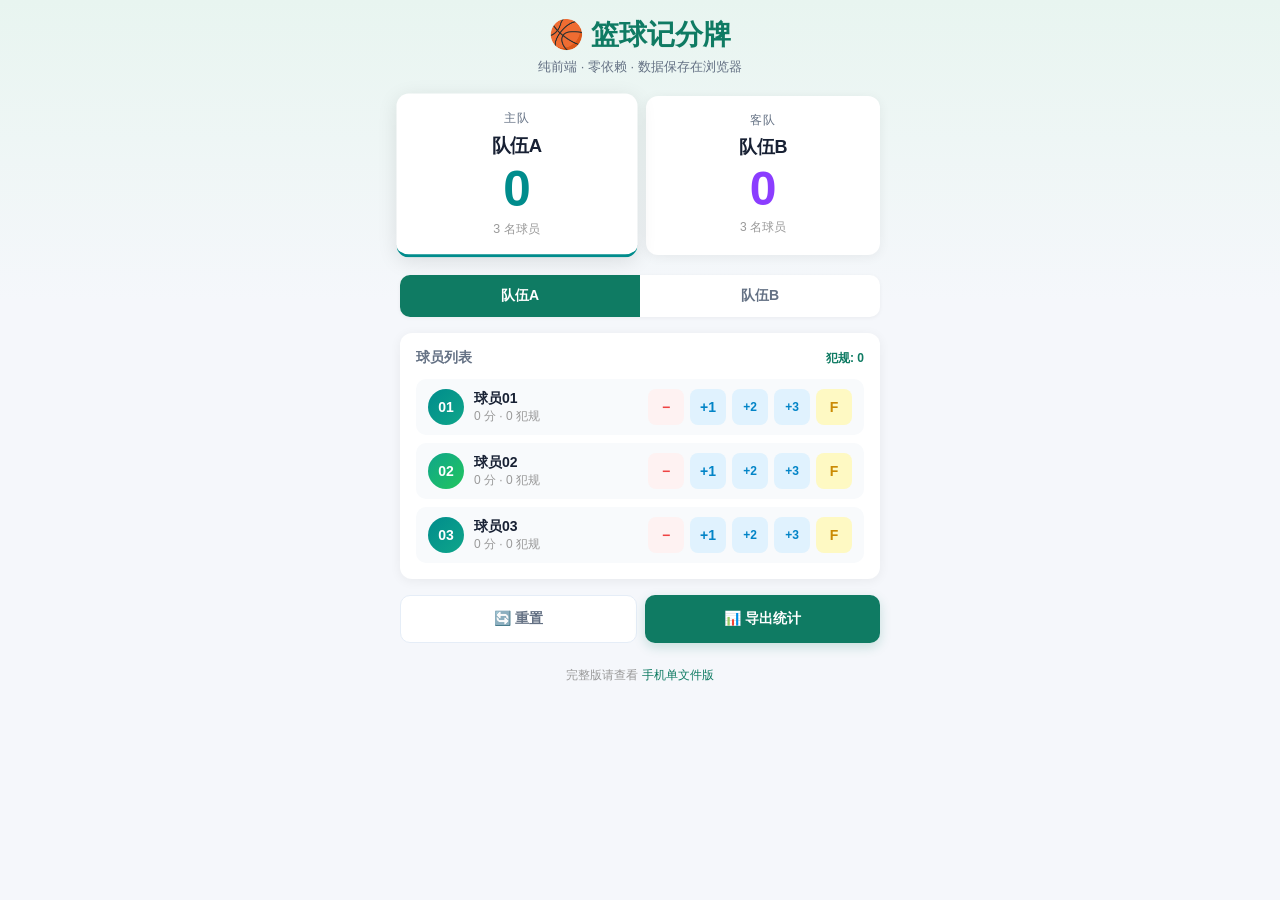
<file: demo.html>
<!DOCTYPE html>
<html lang="zh-CN">
<head>
<meta charset="UTF-8">
<meta name="viewport" content="width=device-width, initial-scale=1.0">
<title>篮球记分牌 Demo</title>
<style>
*{box-sizing:border-box;margin:0;padding:0}
body{font-family:-apple-system,"Microsoft YaHei",sans-serif;background:linear-gradient(180deg,#e8f5f0 0%,#f5f7fb 300px);min-height:100vh;padding:16px;color:#172033}
.container{max-width:480px;margin:0 auto}

/* Header */
.header{text-align:center;margin-bottom:20px}
.header h1{font-size:28px;font-weight:900;color:#0f7b63}
.header p{font-size:13px;color:#647184;margin-top:4px}

/* Score Board */
.scoreboard{display:flex;gap:12px;margin-bottom:20px}
.team-card{flex:1;background:#fff;border-radius:12px;padding:16px;text-align:center;box-shadow:0 2px 12px rgba(0,0,0,.06);transition:transform .15s}
.team-card.active{transform:scale(1.03);box-shadow:0 4px 20px rgba(0,0,0,.1)}
.team-card.home.active{border-bottom:3px solid #008c8c}
.team-card.away.active{border-bottom:3px solid #8b3dff}
.team-label{font-size:12px;color:#647184;text-transform:uppercase;letter-spacing:1px}
.team-name{font-size:18px;font-weight:800;margin:6px 0}
.team-score{font-size:48px;font-weight:900;line-height:1}
.team-card.home .team-score{color:#008c8c}
.team-card.away .team-score{color:#8b3dff}
.team-meta{font-size:12px;color:#999;margin-top:6px}

/* Tabs */
.tabs{display:flex;background:#fff;border-radius:10px;overflow:hidden;margin-bottom:16px;box-shadow:0 1px 4px rgba(0,0,0,.05)}
.tab{flex:1;padding:12px;border:none;background:transparent;font-size:14px;font-weight:700;color:#647184;cursor:pointer;transition:all .15s}
.tab.active{background:#0f7b63;color:#fff}

/* Player List */
.player-section{background:#fff;border-radius:12px;padding:16px;box-shadow:0 2px 12px rgba(0,0,0,.06)}
.section-title{font-size:14px;font-weight:700;color:#647184;margin-bottom:12px;display:flex;justify-content:space-between;align-items:center}
.section-title span{font-size:12px;color:#0f7b63;cursor:pointer}

.player-list{display:flex;flex-direction:column;gap:8px}
.player-row{display:flex;align-items:center;gap:10px;padding:10px 12px;background:#f8fafc;border-radius:10px;transition:background .1s}
.player-row:hover{background:#f0f4f8}
.player-avatar{width:36px;height:36px;border-radius:50%;display:grid;place-items:center;font-weight:800;font-size:14px;color:#fff;flex-shrink:0}
.player-avatar.p1{background:linear-gradient(135deg,#008c8c,#0fa68a)}
.player-avatar.p2{background:linear-gradient(135deg,#0fa68a,#22c55e)}
.player-avatar.p3{background:linear-gradient(135deg,#8b3dff,#a78bfa)}
.player-avatar.p4{background:linear-gradient(135deg,#a78bfa,#c084fc)}
.player-info{flex:1;min-width:0}
.player-name{font-size:14px;font-weight:700}
.player-stats{font-size:12px;color:#999}
.score-controls{display:flex;gap:6px}
.score-btn{width:36px;height:36px;border-radius:8px;border:none;font-weight:800;font-size:14px;cursor:pointer;display:grid;place-items:center;transition:transform .1s}
.score-btn:active{transform:scale(.9)}
.score-btn.plus{background:#e0f2fe;color:#0284c7}
.score-btn.minus{background:#fef2f2;color:#ef4444}
.score-btn.foul{background:#fef9c3;color:#ca8a04}

/* Controls */
.controls{display:flex;gap:8px;margin-top:16px}
.ctrl-btn{flex:1;padding:14px;border:none;border-radius:10px;font-size:14px;font-weight:700;cursor:pointer;transition:transform .1s}
.ctrl-btn:active{transform:scale(.97)}
.ctrl-btn.primary{background:#0f7b63;color:#fff;box-shadow:0 4px 12px rgba(15,123,99,.2)}
.ctrl-btn.secondary{background:#fff;color:#647184;border:1px solid #e5edf7}

/* Footer */
.footer{text-align:center;margin-top:24px;font-size:12px;color:#999}
.footer a{color:#0f7b63;text-decoration:none}
</style>
</head>
<body>
<div class="container">
  <div class="header">
    <h1>🏀 篮球记分牌</h1>
    <p>纯前端 · 零依赖 · 数据保存在浏览器</p>
  </div>

  <div class="scoreboard">
    <div class="team-card home active" onclick="switchTeam('home')">
      <div class="team-label">主队</div>
      <div class="team-name">队伍A</div>
      <div class="team-score" id="homeScore">0</div>
      <div class="team-meta"><span id="homePlayers">3</span> 名球员</div>
    </div>
    <div class="team-card away" onclick="switchTeam('away')">
      <div class="team-label">客队</div>
      <div class="team-name">队伍B</div>
      <div class="team-score" id="awayScore">0</div>
      <div class="team-meta"><span id="awayPlayers">3</span> 名球员</div>
    </div>
  </div>

  <div class="tabs">
    <button class="tab active" onclick="switchTab(0)">队伍A</button>
    <button class="tab" onclick="switchTab(1)">队伍B</button>
  </div>

  <div class="player-section">
    <div class="section-title">
      球员列表
      <span id="totalFouls">犯规: 0</span>
    </div>
    <div class="player-list" id="playerList"></div>
  </div>

  <div class="controls">
    <button class="ctrl-btn secondary" onclick="resetGame()">🔄 重置</button>
    <button class="ctrl-btn primary" onclick="exportStats()">📊 导出统计</button>
  </div>

  <div class="footer">
    <p>完整版请查看 <a href="./basketball-scorekeeper-mobile.html">手机单文件版</a></p>
  </div>
</div>

<script>
const players = {
  home: [
    { name: "球员01", score: 0, fouls: 0 },
    { name: "球员02", score: 0, fouls: 0 },
    { name: "球员03", score: 0, fouls: 0 }
  ],
  away: [
    { name: "球员04", score: 0, fouls: 0 },
    { name: "球员05", score: 0, fouls: 0 },
    { name: "球员06", score: 0, fouls: 0 }
  ]
};

let currentTeam = 'home';

function switchTeam(team) {
  currentTeam = team;
  document.querySelectorAll('.team-card').forEach(c => c.classList.remove('active'));
  document.querySelector(`.team-card.${team}`).classList.add('active');
  const tabs = document.querySelectorAll('.tab');
  tabs.forEach(t => t.classList.remove('active'));
  tabs[team === 'home' ? 0 : 1].classList.add('active');
  render();
}

function switchTab(idx) {
  switchTeam(idx === 0 ? 'home' : 'away');
}

function updateScore(team, playerIdx, delta) {
  const p = players[team][playerIdx];
  p.score = Math.max(0, p.score + delta);
  updateTotals();
  render();
}

function addFoul(team, playerIdx) {
  players[team][playerIdx].fouls++;
  updateTotals();
  render();
}

function updateTotals() {
  let homeScore = 0, awayScore = 0, totalFouls = 0;
  players.home.forEach(p => { homeScore += p.score; totalFouls += p.fouls; });
  players.away.forEach(p => { awayScore += p.score; totalFouls += p.fouls; });
  document.getElementById('homeScore').textContent = homeScore;
  document.getElementById('awayScore').textContent = awayScore;
  document.getElementById('totalFouls').textContent = `犯规: ${totalFouls}`;
}

function render() {
  const list = document.getElementById('playerList');
  const teamPlayers = players[currentTeam];
  const avatarClass = currentTeam === 'home' ? 'p1' : 'p3';
  const avatarClass2 = currentTeam === 'home' ? 'p2' : 'p4';

  list.innerHTML = teamPlayers.map((p, i) => `
    <div class="player-row">
      <div class="player-avatar ${i % 2 === 0 ? avatarClass : avatarClass2}">${p.name.slice(-2)}</div>
      <div class="player-info">
        <div class="player-name">${p.name}</div>
        <div class="player-stats">${p.score} 分 · ${p.fouls} 犯规</div>
      </div>
      <div class="score-controls">
        <button class="score-btn minus" onclick="updateScore('${currentTeam}',${i},-1)">−</button>
        <button class="score-btn plus" onclick="updateScore('${currentTeam}',${i},1)">+1</button>
        <button class="score-btn plus" onclick="updateScore('${currentTeam}',${i},2)" style="font-size:12px">+2</button>
        <button class="score-btn plus" onclick="updateScore('${currentTeam}',${i},3)" style="font-size:12px">+3</button>
        <button class="score-btn foul" onclick="addFoul('${currentTeam}',${i})">F</button>
      </div>
    </div>
  `).join('');
}

function resetGame() {
  if (!confirm('确定要重置所有数据吗？')) return;
  players.home.forEach(p => { p.score = 0; p.fouls = 0; });
  players.away.forEach(p => { p.score = 0; p.fouls = 0; });
  updateTotals();
  render();
}

function exportStats() {
  let csv = '球员,球队,得分,犯规\n';
  players.home.forEach(p => csv += `${p.name},队伍A,${p.score},${p.fouls}\n`);
  players.away.forEach(p => csv += `${p.name},队伍B,${p.score},${p.fouls}\n`);
  const blob = new Blob([csv], { type: 'text/csv' });
  const a = document.createElement('a');
  a.href = URL.createObjectURL(blob);
  a.download = 'stats.csv';
  a.click();
}

render();
</script>
</body>
</html>
</file>
<file: styles.css>
:root {
  --bg: #f5f7fb;
  --surface: #ffffff;
  --surface-strong: #f0f4f8;
  --text: #172033;
  --muted: #647184;
  --line: #d9e1ec;
  --green: #0f7b63;
  --green-dark: #075b49;
  --orange: #d86f1d;
  --red: #c93434;
  --blue: #246bfd;
  --team-home-accent: #008c8c;
  --team-home-soft: #e6fbf7;
  --team-home-soft-strong: #c9f5ed;
  --team-away-accent: #8b3dff;
  --team-away-soft: #f4edff;
  --team-away-soft-strong: #e7d9ff;
  --shadow: 0 16px 40px rgba(23, 32, 51, 0.1);
  --radius: 8px;
}

* {
  box-sizing: border-box;
}

body {
  position: relative;
  isolation: isolate;
  margin: 0;
  min-height: 100vh;
  color: var(--text);
  background:
    linear-gradient(180deg, rgba(15, 123, 99, 0.1), transparent 260px),
    var(--bg);
  font-family:
    "Microsoft YaHei",
    "PingFang SC",
    "Segoe UI",
    Arial,
    sans-serif;
}

button,
input,
select,
textarea {
  font: inherit;
}

button {
  border: 0;
  cursor: pointer;
}

button:disabled {
  cursor: not-allowed;
  opacity: 0.5;
}

.app-shell {
  position: relative;
  z-index: 1;
  width: min(1500px, calc(100% - 32px));
  margin: 0 auto;
  padding: 24px 0 40px;
}

.topbar {
  display: flex;
  align-items: center;
  justify-content: space-between;
  gap: 16px;
  margin-bottom: 18px;
}

.brand-lockup {
  flex: 1 1 auto;
  min-width: 0;
  display: flex;
  align-items: center;
  gap: 12px;
  overflow: hidden;
}

.brand-copy {
  flex: 1 1 auto;
  min-width: 0;
  overflow: hidden;
}

.brand-title {
  max-width: min(470px, 44vw);
  overflow: hidden;
  white-space: nowrap;
}

.brand-title-track {
  --title-scroll-gap: 28px;
  --title-scroll-half-gap: 14px;
  display: inline-flex;
  align-items: center;
  gap: var(--title-scroll-gap);
  min-width: max-content;
  will-change: transform;
}

.brand-title-track span {
  flex: 0 0 auto;
}

.brand-title-track span + span {
  display: none;
}

.eyebrow {
  margin: 0 0 4px;
  color: var(--green);
  font-size: 13px;
  font-weight: 800;
  letter-spacing: 0;
  text-transform: uppercase;
}

h1,
h2,
h3,
p {
  margin: 0;
}

h1 {
  font-size: 30px;
  line-height: 1.2;
}

@keyframes brandTitleScroll {
  0%,
  18% {
    transform: translateX(0);
  }
  88%,
  100% {
    transform: translateX(calc(-50% - var(--title-scroll-half-gap)));
  }
}

h2 {
  font-size: 18px;
}

h3 {
  font-size: 17px;
}

.top-actions,
.status-row,
.form-row,
.game-fields,
.button-row,
.section-heading,
.player-actions,
.score-actions,
.stat-chips,
.backup-actions,
.preset-actions {
  display: flex;
  align-items: center;
  gap: 8px;
}

.ghost-btn,
.primary-btn,
.secondary-btn,
.icon-btn,
.mini-btn,
.score-btn,
.foul-btn {
  display: inline-flex;
  align-items: center;
  justify-content: center;
  gap: 7px;
  min-height: 38px;
  border-radius: var(--radius);
  font-weight: 800;
  transition:
    transform 120ms ease,
    background 120ms ease,
    border-color 120ms ease;
}

.ghost-btn {
  padding: 0 14px;
  color: var(--text);
  background: rgba(255, 255, 255, 0.82);
  border: 1px solid var(--line);
}

.ghost-btn:hover,
.secondary-btn:hover,
.icon-btn:hover,
.mini-btn:hover {
  background: var(--surface-strong);
}

.danger {
  color: var(--red);
}

.primary-btn {
  padding: 0 16px;
  color: #fff;
  background: var(--green);
}

#finishBtn {
  width: 100%;
  min-height: 54px;
  padding: 0 22px;
  font-size: 18px;
  letter-spacing: 0;
  background: var(--red);
  box-shadow: 0 10px 24px rgba(201, 52, 52, 0.2);
}

#finishBtn svg {
  width: 22px;
  height: 22px;
}

#finishBtn:hover {
  background: #a82828;
}

.team-tabs {
  display: none;
  gap: 0;
  margin-top: 8px;
  background: #fff;
  border-bottom: 1px solid #e5edf7;
}

.team-tab {
  position: relative;
  overflow: hidden;
  flex: 1 1 0;
  min-width: 0;
  min-height: 64px;
  display: grid;
  grid-template-columns: auto minmax(0, 1fr) auto;
  align-items: center;
  gap: 10px;
  padding: 0 14px 12px;
  color: var(--muted);
  background: transparent;
  border: 0;
  border-radius: 0;
  font-size: 17px;
  font-weight: 900;
  transition:
    transform 120ms ease,
    color 120ms ease;
}

.team-tab::before {
  content: "";
  position: absolute;
  left: 18%;
  right: 18%;
  bottom: 0;
  height: 4px;
  border-radius: 999px;
  background: transparent;
  transform: scaleX(0);
  transition:
    transform 160ms ease,
    background 160ms ease;
}

.team-tab:active {
  transform: scale(0.98);
}

.team-tab-icon {
  width: 30px;
  height: 30px;
  display: inline-grid;
  place-items: center;
  color: #fff;
  font-size: 16px;
  font-weight: 1000;
  line-height: 1;
}

.home-tab .team-tab-icon {
  background: var(--team-home-accent);
  border-radius: 50%;
}

.away-tab .team-tab-icon {
  background: var(--team-away-accent);
  border-radius: 7px;
}

.team-tab-name {
  min-width: 0;
  overflow: hidden;
  text-overflow: ellipsis;
  white-space: nowrap;
  text-align: left;
}

.team-tab-score {
  color: currentColor;
  font-size: 28px;
  font-variant-numeric: tabular-nums;
}

.team-tab.home-tab.is-active,
.team-tab.home-tab[aria-selected="true"] {
  color: var(--team-home-accent);
  background: var(--team-home-soft);
  border-radius: 8px 8px 0 0;
}

.team-tab.away-tab.is-active,
.team-tab.away-tab[aria-selected="true"] {
  color: var(--team-away-accent);
  background: var(--team-away-soft);
  border-radius: 8px 8px 0 0;
}

.team-tab.home-tab.is-active::before,
.team-tab.home-tab[aria-selected="true"]::before {
  background: var(--team-home-accent);
  transform: scaleX(1);
}

.team-tab.away-tab.is-active::before,
.team-tab.away-tab[aria-selected="true"]::before {
  background: var(--team-away-accent);
  transform: scaleX(1);
}

.team-tab .team-tab-score.is-score-number-pop {
  animation: teamScorePop 780ms cubic-bezier(0.17, 0.95, 0.25, 1.35);
}

.team-tab .score-burst {
  position: absolute;
  right: 10px;
  top: 0;
  z-index: 2;
  color: var(--red);
  padding: 0;
  font-size: 36px;
  font-weight: 1000;
  line-height: 1;
  text-shadow:
    0 2px 0 #fff,
    0 0 18px rgba(201, 52, 52, 0.35);
  pointer-events: none;
  animation: scoreBurstFly 780ms cubic-bezier(0.17, 0.95, 0.25, 1) forwards;
}

.primary-btn:hover {
  background: var(--green-dark);
}

.secondary-btn {
  padding: 0 13px;
  color: var(--text);
  background: #fff;
  border: 1px solid var(--line);
}

.secondary-btn.danger {
  color: var(--red);
  border-color: #f2b6af;
  background: #fff8f7;
}

.remove-player-btn span {
  display: none;
}

.remove-player-btn.is-active {
  color: #fff;
  border-color: var(--red);
  background: var(--red);
}

.secondary-btn.full {
  width: 100%;
  margin-top: 12px;
}

.backup-actions {
  margin-top: 8px;
}

.backup-actions .secondary-btn {
  flex: 1 1 0;
  min-width: 0;
}

.preset-box {
  display: grid;
  gap: 8px;
  margin-top: 14px;
  padding-top: 14px;
  border-top: 1px solid var(--line);
}

.section-heading.compact h2 {
  font-size: 16px;
}

.preset-actions input,
.preset-actions select {
  flex: 1 1 auto;
  min-width: 0;
  min-height: 38px;
  color: var(--text);
  background: #fff;
  border: 1px solid var(--line);
  border-radius: var(--radius);
  padding: 0 10px;
  outline: none;
}

.preset-actions input:focus,
.preset-actions select:focus {
  border-color: var(--green);
  box-shadow: 0 0 0 3px rgba(15, 123, 99, 0.14);
}

.preset-actions .secondary-btn {
  flex: 0 0 auto;
}

.icon-btn,
.mini-btn {
  position: relative;
  overflow: hidden;
  width: 38px;
  padding: 0;
  color: var(--text);
  background: #fff;
  border: 1px solid var(--line);
}

.mini-btn.minus {
  color: var(--muted);
}

.score-band {
  display: grid;
  grid-template-columns: minmax(230px, 1fr) minmax(300px, 0.8fr) minmax(230px, 1fr);
  gap: 14px;
  margin-bottom: 14px;
}

.team-score,
.game-center,
.team-panel,
.summary-panel,
.log-panel {
  background: rgba(255, 255, 255, 0.95);
  border: 1px solid var(--line);
  border-radius: var(--radius);
  box-shadow: var(--shadow);
}

.team-score {
  position: relative;
  overflow: hidden;
  min-height: 214px;
  display: grid;
  align-content: center;
  gap: 10px;
  padding: 18px;
  transition:
    transform 160ms ease,
    box-shadow 160ms ease,
    border-color 160ms ease;
}

.team-score label,
.game-center label,
.form-row label {
  color: var(--muted);
  font-size: 13px;
  font-weight: 700;
}

.team-score strong {
  display: block;
  position: relative;
  z-index: 1;
  font-size: 78px;
  line-height: 0.95;
  font-variant-numeric: tabular-nums;
  transform-origin: left center;
  will-change: transform, text-shadow;
}

.team-score span {
  color: var(--muted);
  font-size: 14px;
}

.team-score.is-score-celebrate {
  transform: translateY(-2px) scale(1.018);
}

.team-score.is-score-plus {
  border-color: rgba(15, 123, 99, 0.72);
  box-shadow:
    0 0 0 4px rgba(15, 123, 99, 0.16),
    0 18px 46px rgba(15, 123, 99, 0.25);
}

.team-score.is-score-minus {
  border-color: rgba(100, 116, 139, 0.72);
  box-shadow:
    0 0 0 4px rgba(100, 116, 139, 0.18),
    0 18px 46px rgba(100, 116, 139, 0.22);
}

.team-score strong.is-score-number-pop {
  animation: teamScorePop 780ms cubic-bezier(0.17, 0.95, 0.25, 1.35);
}

.team-score .score-burst {
  position: absolute;
  right: 18px;
  top: 46%;
  z-index: 2;
  color: var(--red);
  padding: 0;
  font-size: 46px;
  font-weight: 1000;
  line-height: 1;
  text-shadow:
    0 2px 0 #fff,
    0 0 18px rgba(201, 52, 52, 0.35);
  pointer-events: none;
  animation: scoreBurstFly 780ms cubic-bezier(0.17, 0.95, 0.25, 1) forwards;
}

.team-score .score-burst.is-minus {
  color: var(--red);
}

@keyframes teamScorePop {
  0% {
    transform: scale(1);
    text-shadow: none;
  }
  24% {
    transform: scale(1.26) rotate(-2deg);
    text-shadow: 0 0 22px rgba(15, 123, 99, 0.38);
  }
  48% {
    transform: scale(0.92) rotate(1deg);
  }
  72% {
    transform: scale(1.08);
    text-shadow: 0 0 14px rgba(15, 123, 99, 0.22);
  }
  100% {
    transform: scale(1);
    text-shadow: none;
  }
}

@keyframes scoreBurstFly {
  0% {
    opacity: 0;
    transform: translateY(16px) scale(0.45) rotate(-10deg);
  }
  20% {
    opacity: 1;
    transform: translateY(-8px) scale(1.24) rotate(4deg);
  }
  72% {
    opacity: 1;
    transform: translateY(-34px) scale(1) rotate(0deg);
  }
  100% {
    opacity: 0;
    transform: translateY(-58px) scale(0.78);
  }
}

.team-name-input,
.game-center input,
.player-form input,
.bulk-input {
  width: 100%;
  min-height: 42px;
  color: var(--text);
  background: #fff;
  border: 1px solid var(--line);
  border-radius: var(--radius);
  padding: 0 11px;
  outline: none;
}

.team-name-input {
  font-size: 22px;
  font-weight: 900;
}

.team-name-input:focus,
.game-center input:focus,
.player-form input:focus,
.bulk-input:focus {
  border-color: var(--green);
  box-shadow: 0 0 0 3px rgba(15, 123, 99, 0.14);
}

.home {
  border-top: 5px solid var(--green);
}

.away {
  border-top: 5px solid var(--orange);
}

.game-center {
  display: grid;
  align-content: center;
  gap: 10px;
  min-height: 214px;
  padding: 18px;
}

.game-fields {
  align-items: stretch;
}

.game-fields input {
  min-width: 0;
}

.result-strip {
  min-height: 58px;
  display: flex;
  align-items: center;
  justify-content: center;
  margin-bottom: 14px;
  color: var(--green-dark);
  background: #ecf8f4;
  border: 1px solid #b9ded4;
  border-radius: var(--radius);
  font-weight: 900;
}

.result-strip.is-live {
  color: var(--muted);
  background: #fff;
  border-color: var(--line);
}

.workspace-grid {
  display: grid;
  grid-template-columns: minmax(340px, 1fr) minmax(340px, 1fr) minmax(300px, 0.7fr);
  gap: 14px;
  align-items: start;
}

.team-panel,
.summary-panel,
.log-panel {
  padding: 16px;
}

.team-panel {
  min-height: 520px;
  padding: 16px;
}

.team-header {
  display: flex;
  align-items: flex-start;
  justify-content: space-between;
  gap: 12px;
  margin-bottom: 14px;
}

.team-header p {
  color: var(--muted);
  font-size: 13px;
  line-height: 1.5;
}

.stat-chips {
  flex-wrap: wrap;
  justify-content: flex-end;
}

.chip {
  display: inline-flex;
  align-items: center;
  min-height: 30px;
  padding: 0 10px;
  color: var(--muted);
  background: var(--surface-strong);
  border-radius: 999px;
  font-size: 13px;
  font-weight: 800;
}

.player-form {
  display: grid;
  grid-template-columns: minmax(140px, 1fr) auto auto;
  gap: 8px;
  margin-bottom: 10px;
}

.bulk-row {
  display: grid;
  grid-template-columns: 1fr auto;
  gap: 8px;
  margin-bottom: 14px;
}

.bulk-input {
  min-height: 38px;
}

.player-list {
  display: grid;
  gap: 10px;
}

.empty-state {
  display: grid;
  place-items: center;
  min-height: 220px;
  color: var(--muted);
  text-align: center;
  border: 1px dashed var(--line);
  border-radius: var(--radius);
  padding: 20px;
}

.player-card {
  display: grid;
  grid-template-columns: minmax(130px, 1fr) auto;
  gap: 12px;
  align-items: center;
  min-height: 116px;
  padding: 12px;
  background: #fff;
  border: 1px solid var(--line);
  border-radius: var(--radius);
}

.player-main {
  min-width: 0;
}

.player-name {
  display: flex;
  align-items: center;
  gap: 8px;
  min-width: 0;
  margin-bottom: 8px;
}

.player-select-control {
  display: none;
  align-items: center;
  justify-content: center;
  flex: 0 0 auto;
}

.player-select-control input {
  width: 22px;
  height: 22px;
  margin: 0;
  accent-color: var(--red);
}

.team-panel.is-selecting .player-select-control {
  display: inline-flex;
}

.team-panel.is-selecting .player-card {
  border-color: #f2b6af;
}

.team-panel.is-selecting .player-card.is-selected {
  background: #fff1f0;
}

.team-panel.is-selecting .player-form input,
.team-panel.is-selecting .player-form [data-action="addPlayer"],
.team-panel.is-selecting .bulk-row {
  opacity: 0.45;
  pointer-events: none;
}

.player-avatar {
  flex: 0 0 auto;
  width: 38px;
  height: 38px;
  display: inline-grid;
  place-items: center;
  color: #fff;
  background: var(--text);
  border-radius: 50%;
  font-weight: 900;
  text-align: center;
  overflow: hidden;
}

.player-avatar img {
  width: 100%;
  height: 100%;
  object-fit: cover;
  display: block;
}

.player-avatar span {
  font-size: 15px;
  line-height: 1;
}

.name-text {
  overflow-wrap: anywhere;
  font-size: 18px;
  font-weight: 900;
}

.player-stats {
  display: grid;
  grid-template-columns: repeat(2, minmax(86px, 1fr));
  gap: 8px;
}

.stat-box {
  min-height: 56px;
  display: grid;
  align-content: center;
  gap: 2px;
  padding: 8px 10px;
  background: var(--surface-strong);
  border-radius: var(--radius);
  transition:
    background 160ms ease,
    box-shadow 160ms ease;
}

.stat-box span {
  color: var(--muted);
  font-size: 12px;
  font-weight: 800;
}

.stat-box strong {
  font-size: 24px;
  line-height: 1;
  font-variant-numeric: tabular-nums;
  transform-origin: center;
  will-change: transform;
}

.stat-box.is-personal-score-plus {
  background: #e7f7f2;
  box-shadow: inset 0 0 0 2px rgba(15, 123, 99, 0.18);
}

.stat-box.is-personal-score-minus {
  background: #eef2f7;
  box-shadow: inset 0 0 0 2px rgba(100, 116, 139, 0.2);
}

.stat-box strong.is-personal-score-pop {
  animation: personalScorePop 420ms ease-out;
}

@keyframes personalScorePop {
  0% {
    transform: scale(1);
  }
  38% {
    transform: scale(1.18);
  }
  68% {
    transform: scale(0.96);
  }
  100% {
    transform: scale(1);
  }
}

.player-actions {
  flex-direction: column;
  align-items: stretch;
}

.score-actions {
  display: grid;
  grid-template-columns: repeat(4, 58px);
  gap: 6px;
}

.score-btn,
.foul-btn {
  min-width: 54px;
  color: #fff;
  position: relative;
  overflow: hidden;
  transform: translateZ(0);
  will-change: transform, filter;
}

.score-btn {
  background: var(--green);
}

.minus-score-btn {
  background: #64748b;
}

.score-btn:hover {
  background: var(--green-dark);
}

.minus-score-btn:hover {
  background: #475569;
}

.foul-btn {
  background: var(--red);
}

.foul-btn:hover {
  background: #a82828;
}

.score-btn:active,
.foul-btn:active,
.mini-btn:active,
.icon-btn:active,
.primary-btn:active,
.secondary-btn:active,
.ghost-btn:active {
  transform: scale(0.96);
}

.score-btn.is-click-feedback,
.foul-btn.is-click-feedback,
.mini-btn.is-click-feedback {
  animation: actionButtonTap 420ms ease-out;
}

.score-btn.is-click-feedback::after,
.foul-btn.is-click-feedback::after,
.mini-btn.is-click-feedback::after {
  content: "";
  position: absolute;
  inset: -20%;
  background: radial-gradient(circle, rgba(255, 255, 255, 0.55), transparent 58%);
  animation: actionButtonFlash 420ms ease-out;
  pointer-events: none;
}

.player-card.is-action-feedback {
  animation: actionRowPulse 420ms ease-out;
}

.player-card.is-score-feedback {
  box-shadow:
    0 0 0 2px rgba(15, 123, 99, 0.24),
    0 10px 22px rgba(15, 123, 99, 0.12);
}

.player-card.is-foul-feedback {
  box-shadow:
    0 0 0 2px rgba(201, 52, 52, 0.3),
    0 10px 22px rgba(201, 52, 52, 0.14);
}

.player-card.is-denied-feedback,
.score-btn.is-denied-feedback,
.foul-btn.is-denied-feedback,
.mini-btn.is-denied-feedback {
  animation: deniedShake 420ms ease-out;
}

.player-card.is-denied-feedback {
  box-shadow:
    0 0 0 2px rgba(201, 52, 52, 0.34),
    0 10px 22px rgba(201, 52, 52, 0.12);
}

.score-btn.is-denied-feedback,
.foul-btn.is-denied-feedback,
.mini-btn.is-denied-feedback {
  filter: saturate(1.2) brightness(0.92);
}

@keyframes actionButtonTap {
  0% {
    transform: scale(1);
    filter: brightness(1);
  }
  34% {
    transform: scale(0.9);
    filter: brightness(1.24);
  }
  72% {
    transform: scale(1.04);
    filter: brightness(1.1);
  }
  100% {
    transform: scale(1);
    filter: brightness(1);
  }
}

@keyframes actionButtonFlash {
  0% {
    opacity: 0.9;
    transform: scale(0.35);
  }
  100% {
    opacity: 0;
    transform: scale(1.4);
  }
}

@keyframes actionRowPulse {
  0% {
    transform: translateY(0);
  }
  42% {
    transform: translateY(-1px);
  }
  100% {
    transform: translateY(0);
  }
}

@keyframes deniedShake {
  0%,
  100% {
    transform: translateX(0);
  }
  22% {
    transform: translateX(-3px);
  }
  44% {
    transform: translateX(3px);
  }
  66% {
    transform: translateX(-2px);
  }
  82% {
    transform: translateX(2px);
  }
}

.correct-row {
  display: grid;
  grid-template-columns: repeat(4, 38px);
  gap: 6px;
}

.fouled-out {
  border-color: #efb0a8;
  background: #fff7f6;
}

.fouled-out .name-text {
  color: var(--red);
  font-weight: 1000;
}

.side-panel {
  display: grid;
  gap: 14px;
}

.summary-list {
  display: grid;
  gap: 10px;
  margin-top: 12px;
}

.summary-item {
  display: flex;
  align-items: center;
  justify-content: space-between;
  gap: 10px;
  min-height: 42px;
  padding: 9px 11px;
  background: var(--surface-strong);
  border-radius: var(--radius);
}

.summary-item span {
  color: var(--muted);
  font-size: 13px;
  font-weight: 800;
}

.summary-item strong {
  text-align: right;
  font-size: 15px;
}

.game-log {
  display: grid;
  align-content: start;
  gap: 8px;
  max-height: 470px;
  overflow: auto;
  margin-top: 12px;
  padding-right: 4px;
}

.log-entry {
  display: grid;
  gap: 3px;
  padding: 9px 10px;
  background: var(--surface-strong);
  border-left: 4px solid var(--green);
  border-radius: 6px;
}

.log-entry strong {
  font-size: 13px;
}

.log-entry span {
  color: var(--muted);
  font-size: 12px;
}

.toast {
  position: fixed;
  left: 50%;
  bottom: 22px;
  transform: translate(-50%, 16px);
  min-width: 220px;
  max-width: calc(100% - 32px);
  padding: 12px 16px;
  color: #fff;
  background: rgba(23, 32, 51, 0.94);
  border-radius: var(--radius);
  text-align: center;
  opacity: 0;
  pointer-events: none;
  transition:
    opacity 160ms ease,
    transform 160ms ease;
  z-index: 10;
}

.toast.show {
  opacity: 1;
  transform: translate(-50%, 0);
}

svg[data-icon] {
  width: 18px;
  height: 18px;
  stroke-width: 2.4;
  flex: 0 0 auto;
}

.record-dialog-backdrop {
  position: fixed;
  inset: 0;
  display: grid;
  place-items: center;
  padding: 16px;
  background: rgba(15, 23, 42, 0.55);
  z-index: 30;
}

.record-dialog {
  width: min(100%, 560px);
  display: grid;
  gap: 12px;
  padding: 16px;
  background: #fff;
  border-radius: 10px;
  box-shadow: var(--shadow);
}

.record-dialog-head {
  display: flex;
  align-items: center;
  justify-content: space-between;
  gap: 12px;
}

.record-dialog p {
  color: var(--muted);
  font-size: 13px;
  line-height: 1.5;
}

.record-code-area {
  width: 100%;
  min-height: 180px;
  padding: 10px;
  resize: vertical;
  border: 1px solid var(--line);
  border-radius: 8px;
  font-family: ui-monospace, SFMono-Regular, Consolas, "Liberation Mono", monospace;
  font-size: 12px;
  line-height: 1.45;
}

.record-code-area.operation-log-area {
  min-height: 320px;
  font-family: "Microsoft YaHei", "PingFang SC", "Segoe UI", Arial, sans-serif;
  font-size: 13px;
}

.record-dialog-actions {
  display: grid;
  grid-template-columns: 1fr 1fr;
  gap: 8px;
}

.mobile-table-head {
  display: none;
}

@media (max-width: 1180px) {
  .score-band {
    grid-template-columns: 1fr 1fr;
  }

  .workspace-grid {
    grid-template-columns: 1fr;
  }

  .game-center,
  .team-panel,
  .side-panel {
    grid-column: 1 / -1;
  }

  .side-panel {
    grid-template-columns: 1fr 1fr;
  }
}

@media (max-width: 760px) {
  html,
  body {
    height: 100%;
    overflow: hidden;
  }

  body {
    background: #f5f7fb;
  }

  body::before {
    background-position:
      calc(100% + 70px) 46px,
      -120px calc(100% - 12px);
    background-size:
      230px auto,
      320px auto;
    opacity: 0.045;
  }

  .app-shell {
    width: 100%;
    height: 100svh;
    display: flex;
    flex-direction: column;
    gap: 6px;
    padding: 6px;
    overflow: hidden;
  }

  .topbar {
    flex: 0 0 auto;
    display: flex;
    align-items: center;
    justify-content: space-between;
    gap: 6px;
    margin-bottom: 0;
  }

  .brand-lockup {
    flex: 1 1 auto;
    min-width: 0;
    gap: 5px;
  }

  .brand-copy {
    flex: 0 1 auto;
    min-width: 0;
  }

  .eyebrow {
    display: none;
  }

  .brand-title {
    width: clamp(66px, calc(100vw - 286px), 132px);
    max-width: none;
    overflow: hidden;
    font-size: 13px;
    line-height: 1.1;
    white-space: nowrap;
  }

  .brand-title-track {
    --title-scroll-gap: 18px;
    --title-scroll-half-gap: 9px;
    animation: brandTitleScroll 7s linear infinite;
  }

  .brand-title-track span + span {
    display: inline;
  }

  .top-actions {
    flex: 0 0 auto;
    gap: 2px;
    justify-content: flex-end;
  }

  .top-actions .ghost-btn {
    width: 34px;
    min-height: 34px;
    padding: 0;
  }

  .top-actions #undoBtn {
    width: 48px;
    min-height: 42px;
  }

  .top-actions #topRestoreBtn {
    width: 42px;
    min-height: 42px;
  }

  .top-actions .ghost-btn span {
    display: none;
  }

  .top-actions #topRestoreBtn span {
    display: none;
  }

  .top-actions #topRestoreBtn svg {
    width: 18px;
    height: 18px;
  }

  .record-dialog {
    max-height: calc(100svh - 24px);
  }

  .record-code-area.operation-log-area {
    min-height: min(46svh, 360px);
    resize: none;
  }

  .score-band {
    flex: 0 0 auto;
    display: block;
    gap: 6px;
    margin-bottom: 0;
  }

  .team-score {
    overflow: visible;
    min-height: 72px;
    gap: 2px;
    padding: 8px;
    border-radius: 8px;
    box-shadow: none;
  }

  .team-score label {
    display: none;
  }

  .team-name-input {
    min-height: 26px;
    padding: 0;
    border: 0;
    background: transparent;
    font-size: 14px;
    text-align: center;
  }

  .team-score strong {
    font-size: 40px;
    line-height: 1;
  }

  .team-score .score-burst {
    right: 8px;
    top: 30px;
    padding: 0;
    font-size: 34px;
  }

  .team-score span {
    font-size: 11px;
  }

  .game-center {
    grid-column: 1 / -1;
    order: 3;
    min-height: 36px;
    padding: 0;
    border: 0;
    background: transparent;
    box-shadow: none;
  }

  .game-center > label,
  #gameTitle,
  .game-fields {
    display: none;
  }

  .status-row {
    display: block;
  }

  #finishBtn {
    min-height: 44px;
    padding: 0 12px;
    border-radius: 7px;
    font-size: 16px;
  }

  #finishBtn svg {
    width: 19px;
    height: 19px;
  }

  .result-strip {
    flex: 0 0 auto;
    min-height: 28px;
    margin-bottom: 0;
    padding: 0 8px;
    border-radius: 8px;
    font-size: 12px;
    text-align: center;
  }

  .offline-note {
    display: none;
  }

  .workspace-grid {
    flex: 1 1 auto;
    min-height: 0;
    display: flex;
    flex-direction: column;
    gap: 6px;
    align-items: stretch;
    overflow: auto;
  }

  .side-panel {
    display: none;
  }

  .team-panel {
    flex: 0 0 auto;
    min-height: 0;
    padding: 0;
    border-radius: 8px;
    overflow: hidden;
    box-shadow: none;
  }

  .team-header {
    min-height: 44px;
    display: flex;
    align-items: center;
    justify-content: space-between;
    padding: 8px 10px;
    margin-bottom: 0;
    border-bottom: 1px solid var(--line);
    border-radius: 8px 8px 0 0;
    background: #fff;
  }

  .team-header h2 {
    font-size: 18px;
    line-height: 1.35;
  }

  .team-header p,
  .stat-chips {
    display: none;
  }

  .bulk-row {
    display: none;
  }

  .player-form {
    display: grid;
    grid-template-columns: minmax(0, 1fr) 40px 40px;
    gap: 4px;
    padding: 6px;
    margin-bottom: 0;
    border-bottom: 1px solid var(--line);
    background: #fff;
  }

  .player-form input {
    min-height: 32px;
    padding: 0 7px;
    border-radius: 6px;
    font-size: 13px;
  }

  .player-form button {
    min-height: 32px;
    padding: 0;
    border-radius: 6px;
  }

  .player-form button span {
    display: none;
  }

  .mobile-table-head {
    min-height: 30px;
    display: grid;
    grid-template-columns: minmax(56px, 1fr) 30px 30px minmax(218px, 1.85fr);
    align-items: center;
    padding: 0 6px;
    border-bottom: 1px solid var(--line);
    background: #f0f4f8;
    color: var(--muted);
    font-size: 12px;
    font-weight: 800;
    text-align: center;
  }

  .mobile-table-head span:first-child {
    padding-left: 4px;
    text-align: left;
  }

  .player-list {
    gap: 0;
  }

  .player-card {
    min-height: 52px;
    display: grid;
    grid-template-columns: minmax(56px, 1fr) 30px 30px minmax(218px, 1.85fr);
    align-items: center;
    gap: 0;
    padding: 0 6px;
    border: 0;
    border-bottom: 1px solid #e8edf3;
    border-radius: 0;
    background: #fff;
  }

  .player-card:nth-child(even) {
    background: #f6f9fc;
  }

  .team-panel.is-selecting .player-card:nth-child(even) {
    background: #fff;
  }

  .team-panel.is-selecting .player-card.is-selected,
  .team-panel.is-selecting .player-card.is-selected:nth-child(even) {
    background: #fff1f0;
  }

  .player-main,
  .player-stats {
    display: contents;
  }

  .player-name {
    grid-column: 1;
    min-width: 0;
    gap: 4px;
    margin-bottom: 0;
  }

  .player-select-control input {
    width: 24px;
    height: 24px;
  }

  .player-avatar {
    width: 30px;
    height: 30px;
    font-size: 12px;
  }

  .name-text {
    min-width: 0;
    overflow: hidden;
    text-overflow: ellipsis;
    white-space: nowrap;
    font-size: 13px;
    line-height: 1.2;
  }

  .stat-box {
    min-height: 52px;
    display: flex;
    align-items: center;
    justify-content: center;
    padding: 0;
    border-radius: 0;
    background: transparent;
  }

  .stat-box.is-personal-score-plus {
    background: rgba(15, 123, 99, 0.1);
  }

  .stat-box.is-personal-score-minus {
    background: rgba(100, 116, 139, 0.14);
  }

  .stat-box span {
    display: none;
  }

  .stat-box strong {
    font-size: 15px;
  }

  .player-actions {
    grid-column: 4;
    width: 100%;
    display: grid;
    grid-template-columns: repeat(5, minmax(38px, 1fr));
    gap: 4px;
  }

  .score-actions,
  .button-row {
    display: contents;
  }

  .correct-row {
    display: none;
  }

  .score-btn,
  .foul-btn {
    min-width: 0;
    min-height: 40px;
    width: 100%;
    padding: 0;
    border-radius: 7px;
    font-size: 14px;
  }

  .foul-btn i,
  .foul-btn svg {
    display: none;
  }

  .foul-btn span {
    font-size: 0;
  }

  .foul-btn span::before {
    content: "犯+1";
    font-size: 14px;
  }

  .empty-state {
    min-height: 80px;
    border: 0;
    border-bottom: 1px solid var(--line);
    border-radius: 0;
    background: #fff;
  }
}

@media (max-width: 380px) {
  .brand-title {
    width: clamp(46px, calc(100vw - 270px), 86px);
    font-size: 12px;
  }

  .top-actions .ghost-btn {
    width: 30px;
    min-height: 32px;
  }

  .top-actions #undoBtn {
    width: 40px;
    min-height: 38px;
  }

  .top-actions #topRestoreBtn {
    width: 36px;
    min-height: 38px;
  }
}

@media (max-width: 1180px) {
  .score-band {
    grid-template-columns: 1fr;
  }

  .score-band > .team-score {
    display: none;
  }

  .team-tabs {
    display: flex;
  }

  .team-panel:not(.is-active-team) {
    display: none;
  }

  .team-panel.home-team.is-active-team {
    border-color: rgba(0, 140, 140, 0.36);
    background: var(--team-home-soft);
  }

  .team-panel.away-team.is-active-team {
    border-color: rgba(139, 61, 255, 0.34);
    background: var(--team-away-soft);
  }

  .team-panel.home-team.is-active-team .team-header,
  .team-panel.home-team.is-active-team .player-form,
  .team-panel.home-team.is-active-team .mobile-table-head,
  .team-panel.home-team.is-active-team .player-card,
  .team-panel.home-team.is-active-team .player-card:nth-child(even),
  .team-panel.home-team.is-active-team .empty-state {
    background: var(--team-home-soft);
  }

  .team-panel.away-team.is-active-team .team-header,
  .team-panel.away-team.is-active-team .player-form,
  .team-panel.away-team.is-active-team .mobile-table-head,
  .team-panel.away-team.is-active-team .player-card,
  .team-panel.away-team.is-active-team .player-card:nth-child(even),
  .team-panel.away-team.is-active-team .empty-state {
    background: var(--team-away-soft);
  }
}

@media (max-width: 760px) {
  .team-tabs {
    margin-top: 8px;
  }

  .team-tab {
    min-height: 62px;
    padding: 0 8px 12px;
    font-size: 16px;
    gap: 8px;
  }

  .team-tab::before {
    left: 18%;
    right: 18%;
    height: 4px;
  }

  .team-tab-icon {
    width: 30px;
    height: 30px;
    font-size: 16px;
  }

  .team-tab-score {
    font-size: 26px;
  }
}
</file>
